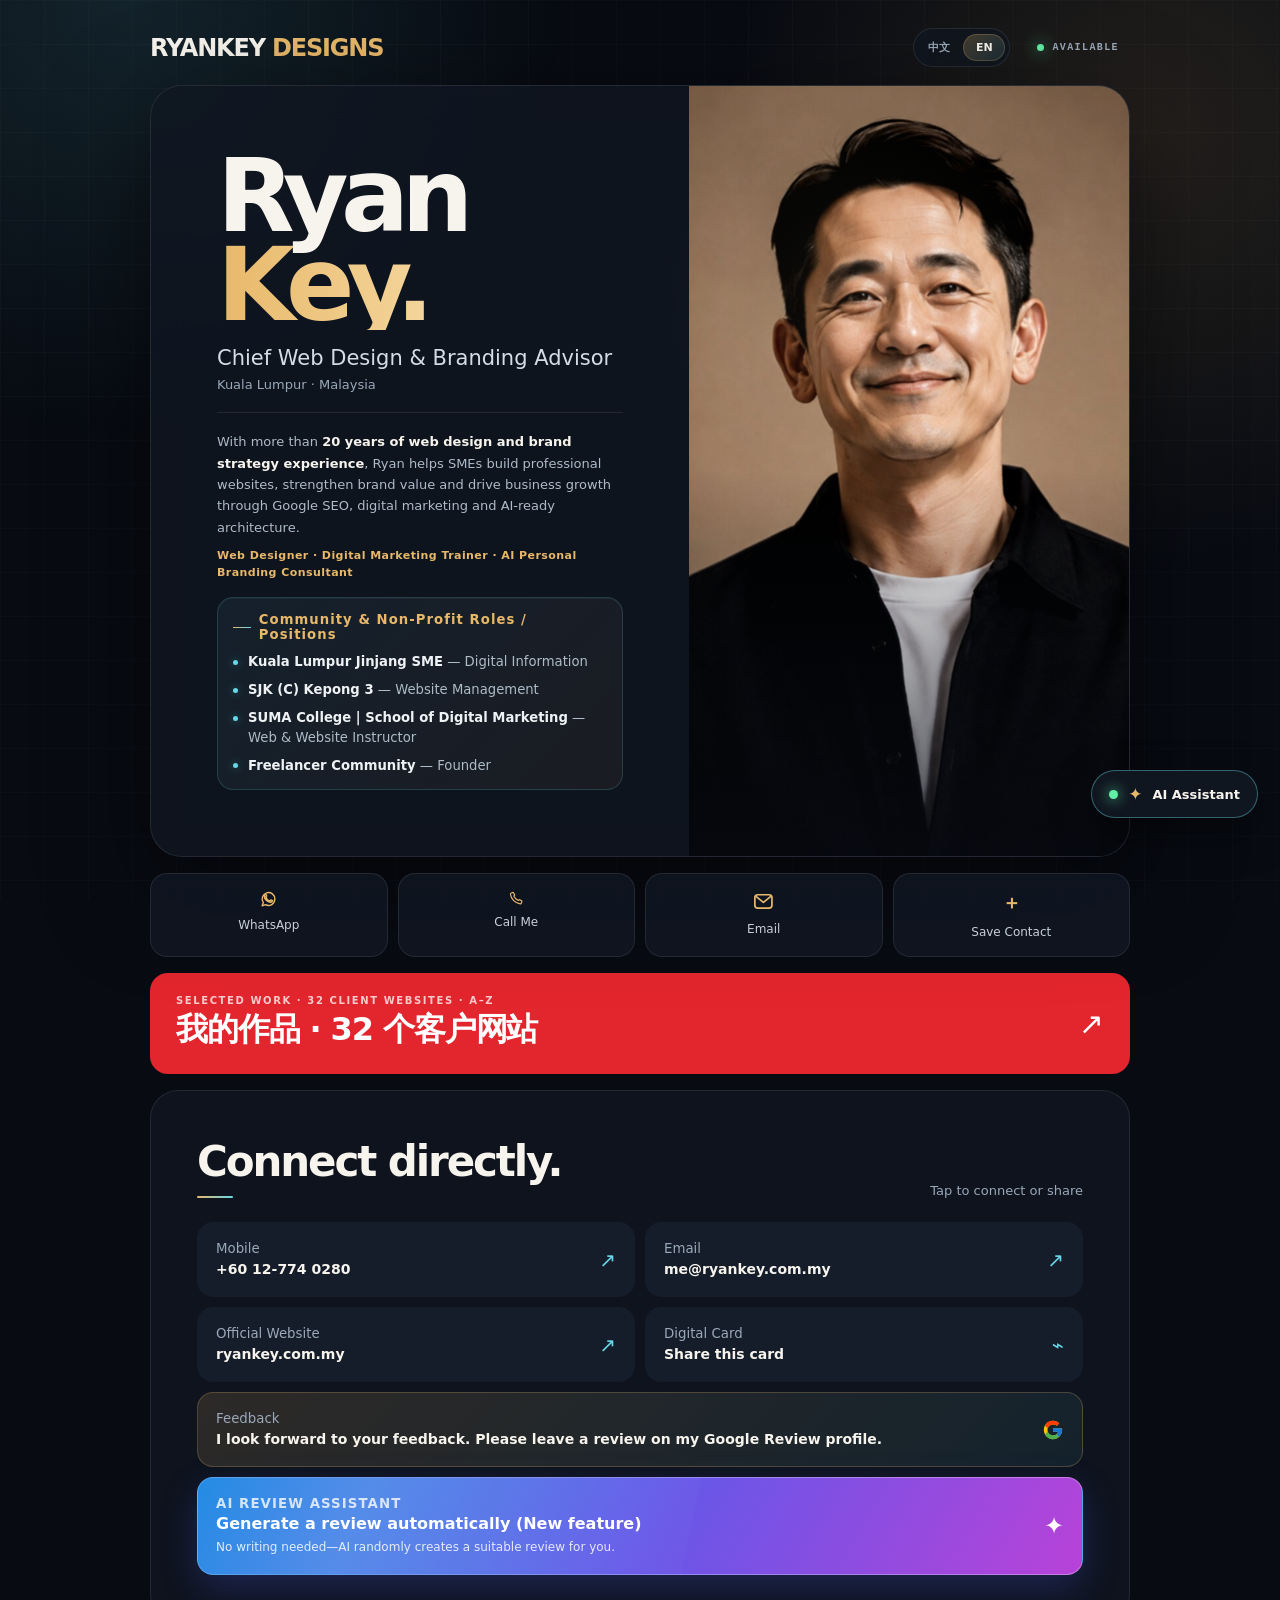
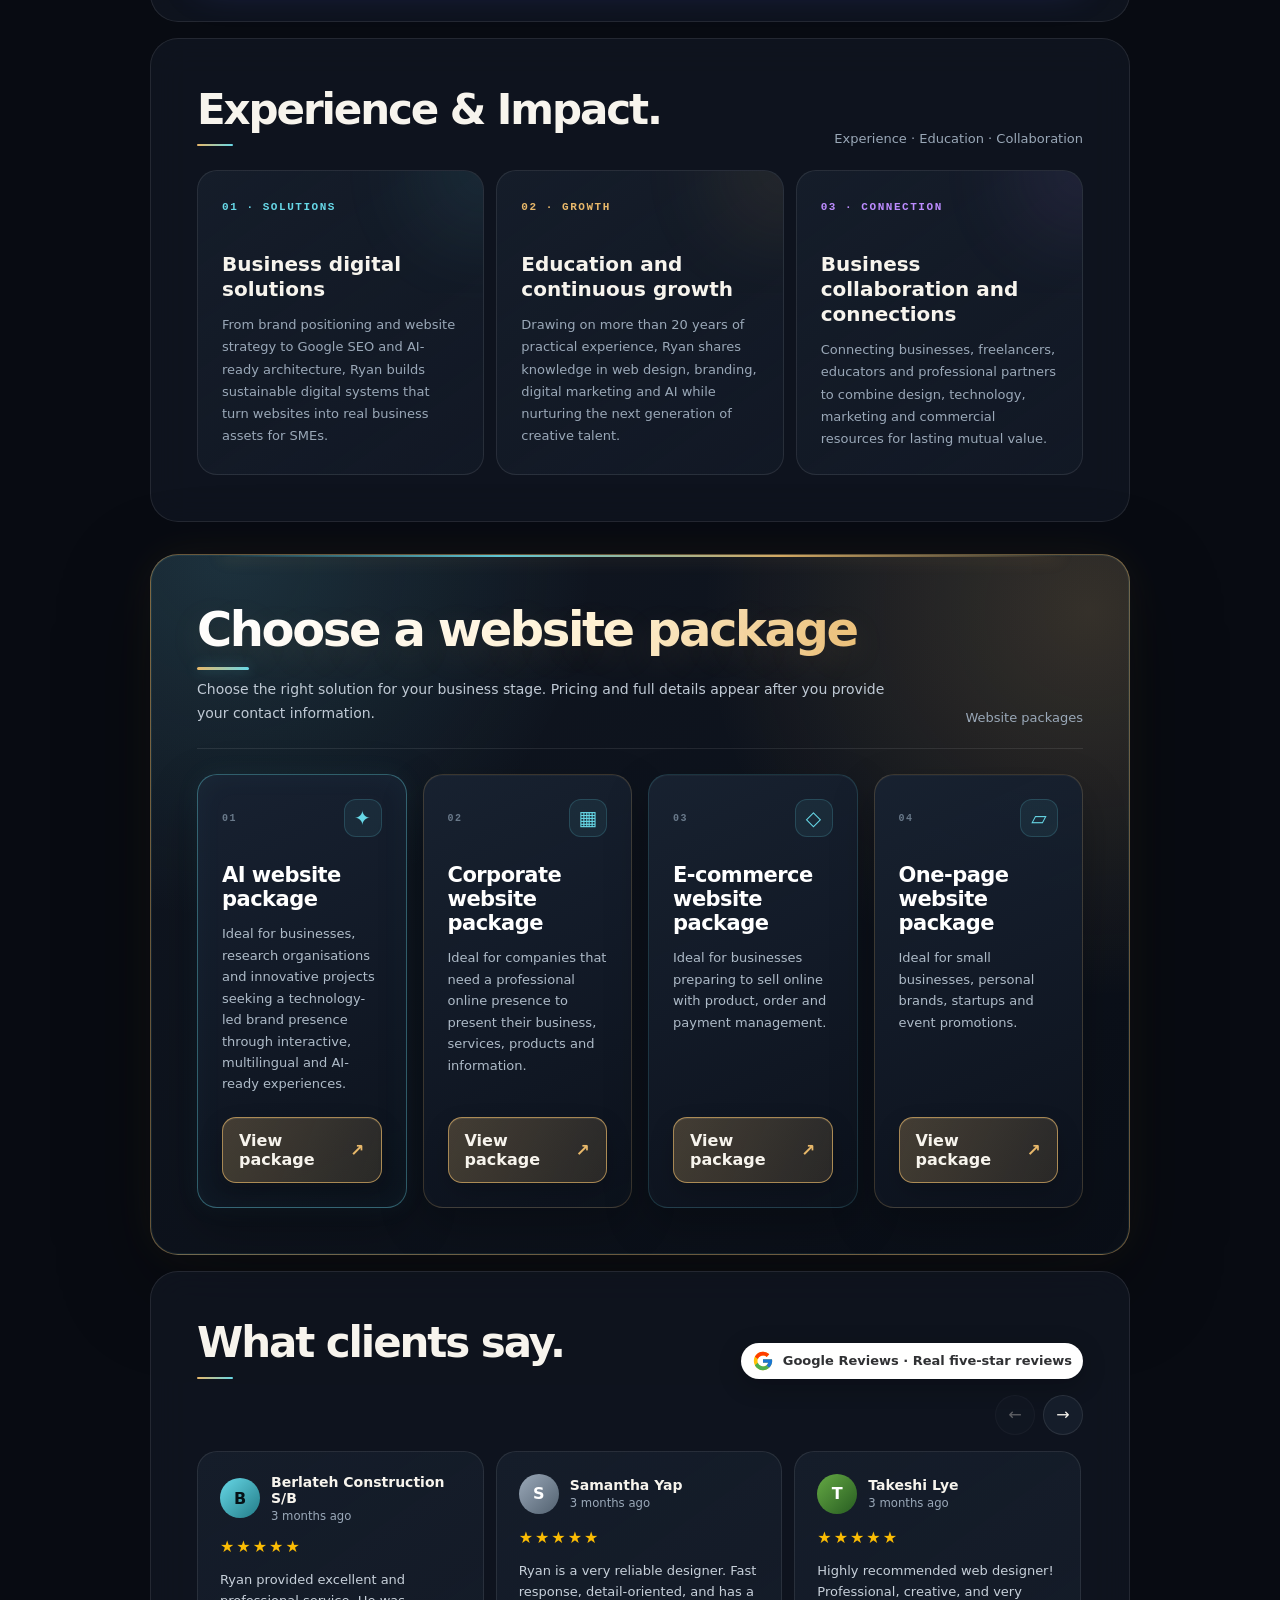
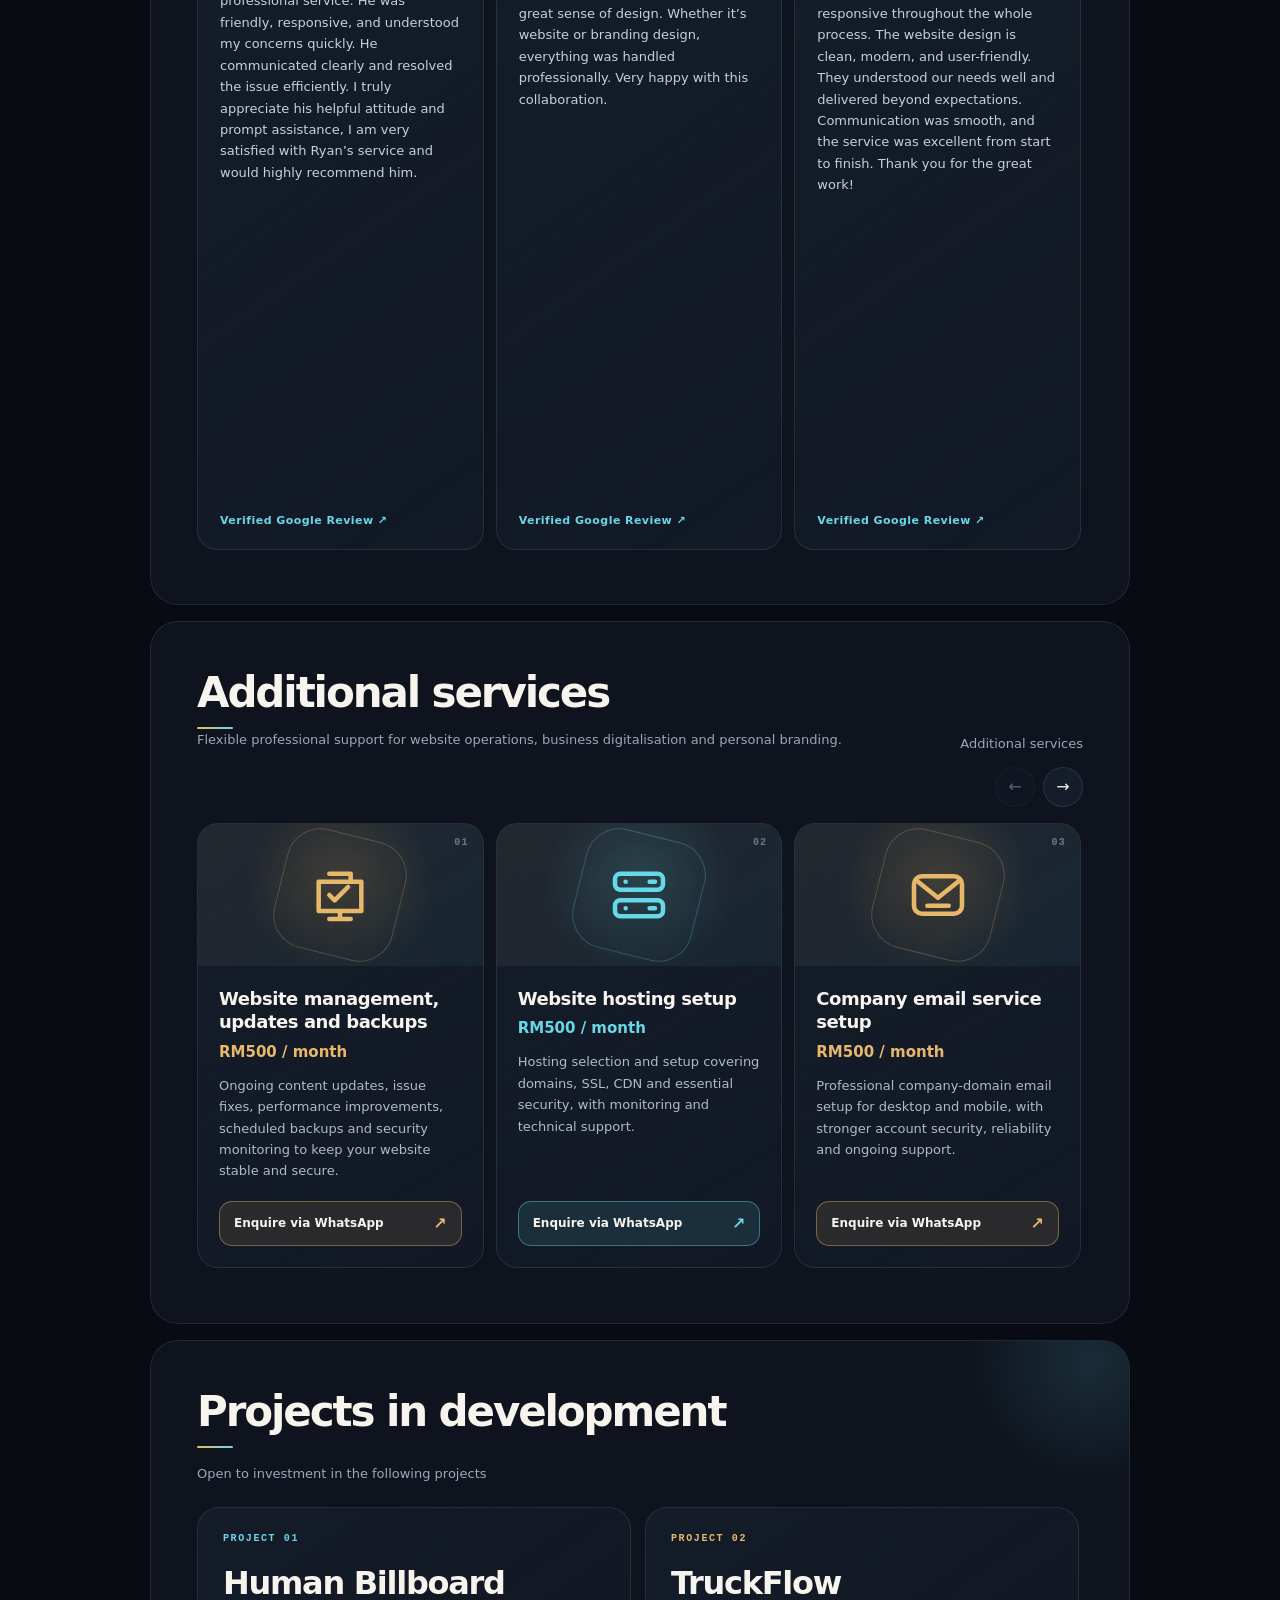
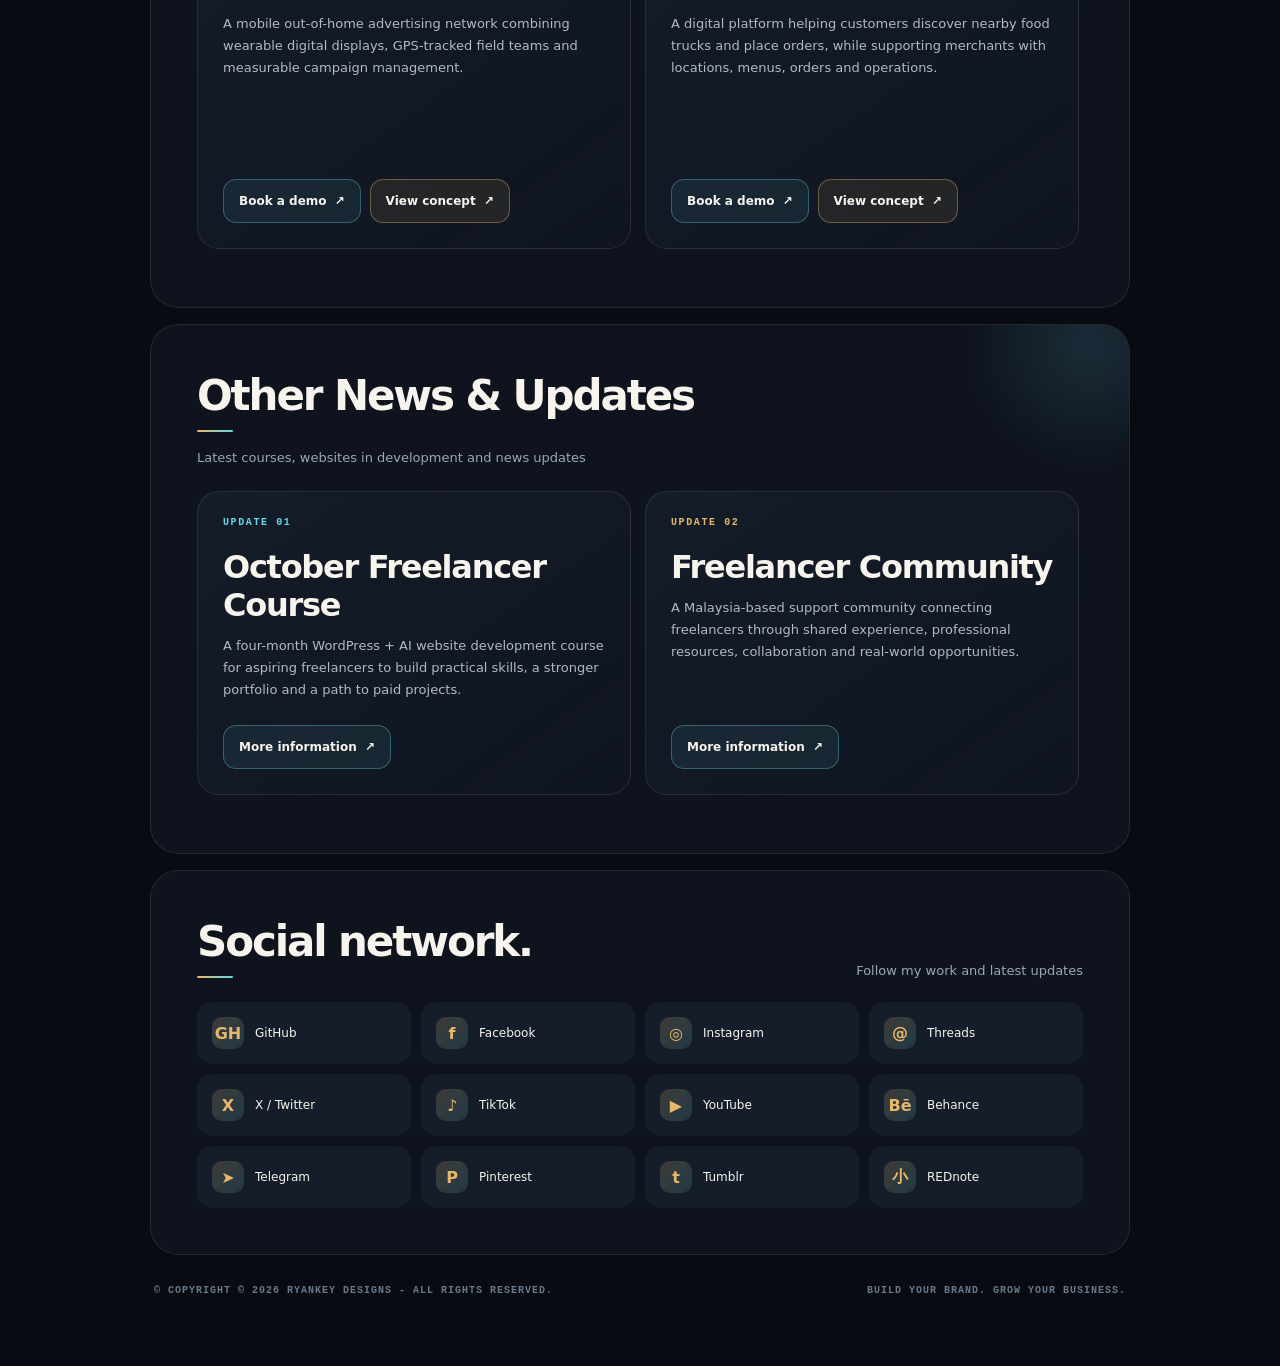
<file: index.html>
<!doctype html><html lang="zh-Hans"><head><meta charset="utf-8"><script>
(()=>{
  "use strict";
  if(location.hostname.toLowerCase()!=="ryankeydesigns.github.io")return;
  const sourcePrefix="/digime",currentPath=location.pathname;
  if(currentPath!==sourcePrefix&&!currentPath.startsWith(sourcePrefix+"/"))return;
  const targetPath=currentPath.slice(sourcePrefix.length)||"/";
  location.replace("https://ryankey.com.my"+targetPath+location.search+location.hash);
})();
</script>
<meta name="viewport" content="width=device-width,initial-scale=1,viewport-fit=cover"><meta name="theme-color" content="#080b12">
<link rel="icon" type="image/png" sizes="32x32" href="favicon-32.png">
<link rel="apple-touch-icon" sizes="180x180" href="apple-touch-icon.png">
<link rel="manifest" href="site.webmanifest">
<meta name="description" content="With more than 20 years of web design and brand strategy experience, Ryan helps SMEs build professional websites, strengthen brand value and drive business growth through Google SEO, digital marketing and AI-ready architecture.">
<link rel="canonical" href="https://ryankey.com.my/">
<link rel="alternate" type="text/markdown" href="https://ryankey.com.my/llms.txt" title="AI-readable site information">
<link rel="describedby" type="text/markdown" href="https://ryankey.com.my/llms.txt">
<link rel="service-desc" type="text/markdown" href="https://ryankey.com.my/llms.txt">
<link rel="service-doc" type="text/html" href="https://ryankey.com.my/ai-assistant.html">
<meta property="og:type" content="profile">
<meta property="og:site_name" content="RyanKey Designs">
<meta property="og:title" content="RyanKey Design - Chief Web Design & Branding Advisor">
<meta property="og:description" content="With more than 20 years of web design and brand strategy experience, Ryan helps SMEs build professional websites, strengthen brand value and drive business growth through Google SEO, digital marketing and AI-ready architecture.">
<meta property="og:url" content="https://ryankey.com.my/">
<meta property="og:image" content="https://ryankey.com.my/Digime_ryankey.jpg?v=20260816">
<meta property="og:image:secure_url" content="https://ryankey.com.my/Digime_ryankey.jpg?v=20260816">
<meta property="og:image:type" content="image/jpeg">
<meta property="og:image:width" content="1000">
<meta property="og:image:height" content="563">
<meta property="og:image:alt" content="Ryan Key — Chief Web Design & Branding Advisor · Digital Name Card">
<meta property="profile:first_name" content="Ryan">
<meta property="profile:last_name" content="Key">
<meta name="twitter:card" content="summary_large_image">
<meta name="twitter:title" content="RyanKey Design - Chief Web Design & Branding Advisor">
<meta name="twitter:description" content="With more than 20 years of web design and brand strategy experience, Ryan helps SMEs build professional websites, strengthen brand value and drive business growth through Google SEO, digital marketing and AI-ready architecture.">
<meta name="twitter:image" content="https://ryankey.com.my/Digime_ryankey.jpg?v=20260816">
<meta name="twitter:image:alt" content="Ryan Key — Chief Web Design & Branding Advisor · Digital Name Card">
<title>RyanKey Design - Chief Web Design & Branding Advisor</title>
<link rel="stylesheet" href="enhancements.css?v=12"><link rel="stylesheet" href="package-selector.css?v=4"><link rel="stylesheet" href="package-card-enhancements.css?v=4"><link rel="stylesheet" href="additional-services.css?v=1"><link rel="stylesheet" href="site-i18n.css?v=2"><script type="application/ld+json">
{
  "@context": "https://schema.org",
  "@graph": [
    {
      "@type": "Person",
      "@id": "https://ryankey.com.my/#person",
      "name": "Ryan",
      "alternateName": "Ryan Key",
      "url": "https://ryankey.com.my/",
      "image": "https://ryankey.com.my/Digime_ryankey.jpg?v=20260816",
      "jobTitle": "Chief Web Design & Branding Advisor",
      "description": "Web designer, branding advisor, digital marketing trainer and AI personal branding consultant with more than 20 years of experience.",
      "telephone": "+60127740280",
      "email": "mailto:me@ryankey.com.my",
      "address": {
        "@type": "PostalAddress",
        "addressLocality": "Kuala Lumpur",
        "addressCountry": "MY"
      },
      "knowsAbout": [
        "Website Design",
        "WordPress Development",
        "UI/UX Design",
        "Brand Strategy",
        "Google SEO",
        "Google Business",
        "Digital Marketing",
        "AI-Ready Website Architecture",
        "AI Personal Branding"
      ],
      "sameAs": [
        "https://www.facebook.com/ryankeydesigns",
        "https://www.instagram.com/ryankeydesigns/",
        "https://www.threads.net/@ryankeydesigns",
        "https://x.com/RyanKey52797190",
        "https://www.tiktok.com/@29ryankey",
        "https://www.youtube.com/@ryankey",
        "https://www.behance.net/ryankey2020",
        "https://t.me/Ryankey29",
        "https://www.tumblr.com/blog/ryankey-designs",
        "https://www.rednote.com/user/profile/6471e61c000000001001e84d"
      ],
      "worksFor": {
        "@id": "https://ryankey.com.my/#business"
      }
    },
    {
      "@type": "ProfessionalService",
      "@id": "https://ryankey.com.my/#business",
      "name": "Ryan",
      "alternateName": "RyanKey Designs",
      "url": "https://ryankey.com.my/",
      "image": "https://ryankey.com.my/Digime_ryankey.jpg?v=20260816",
      "description": "Professional website design, branding, Google SEO, Google Business, digital marketing and AI-ready website services for SMEs.",
      "telephone": "+60127740280",
      "email": "mailto:me@ryankey.com.my",
      "address": {
        "@type": "PostalAddress",
        "addressLocality": "Kuala Lumpur",
        "addressCountry": "MY"
      },
      "areaServed": {
        "@type": "Country",
        "name": "Malaysia"
      },
      "founder": {
        "@id": "https://ryankey.com.my/#person"
      },
      "hasOfferCatalog": {
        "@type": "OfferCatalog",
        "name": "Professional Digital Services",
        "itemListElement": [
          {
            "@type": "Offer",
            "itemOffered": {
              "@type": "Service",
              "name": "Website Design"
            }
          },
          {
            "@type": "Offer",
            "itemOffered": {
              "@type": "Service",
              "name": "WordPress Development"
            }
          },
          {
            "@type": "Offer",
            "itemOffered": {
              "@type": "Service",
              "name": "UI/UX Design"
            }
          },
          {
            "@type": "Offer",
            "itemOffered": {
              "@type": "Service",
              "name": "Brand Strategy"
            }
          },
          {
            "@type": "Offer",
            "itemOffered": {
              "@type": "Service",
              "name": "Google SEO"
            }
          },
          {
            "@type": "Offer",
            "itemOffered": {
              "@type": "Service",
              "name": "Google Business"
            }
          },
          {
            "@type": "Offer",
            "itemOffered": {
              "@type": "Service",
              "name": "Digital Marketing"
            }
          },
          {
            "@type": "Offer",
            "itemOffered": {
              "@type": "Service",
              "name": "AI Personal Branding"
            }
          }
        ]
      }
    },
    {
      "@type": "WebSite",
      "@id": "https://ryankey.com.my/#website",
      "url": "https://ryankey.com.my/",
      "name": "Ryan",
      "alternateName": "RyanKey Designs",
      "description": "Ryan's official website featuring professional experience, services, selected work, client reviews and contact information.",
      "inLanguage": [
        "en",
        "zh-Hans"
      ],
      "publisher": {
        "@id": "https://ryankey.com.my/#person"
      },
      "mainEntity": {
        "@id": "https://ryankey.com.my/#person"
      }
    }
  ]
}
</script>
<style>
:root{color-scheme:dark;--bg:#080b12;--panel:#111722;--panel2:#151d2a;--text:#f7f4ed;--muted:#9aa8b8;--gold:#e8b86a;--cyan:#67d8e7;--line:rgba(255,255,255,.09)}*{box-sizing:border-box}html{scroll-behavior:smooth}body{margin:0;min-height:100vh;background:var(--bg);color:var(--text);font-family:Inter,ui-sans-serif,system-ui,-apple-system,"Segoe UI",sans-serif}body:before{content:"";position:fixed;inset:0;pointer-events:none;background:radial-gradient(circle at 10% 0,rgba(103,216,231,.12),transparent 30%),radial-gradient(circle at 90% 15%,rgba(232,184,106,.12),transparent 32%),linear-gradient(rgba(255,255,255,.018) 1px,transparent 1px),linear-gradient(90deg,rgba(255,255,255,.018) 1px,transparent 1px);background-size:auto,auto,44px 44px,44px 44px}button,a{font:inherit}.shell{position:relative;width:min(100% - 28px,980px);margin:auto;padding:28px 0 70px}.topbar{display:flex;justify-content:space-between;align-items:center;margin-bottom:18px}.brand{font-weight:850;letter-spacing:-.05em}.brand i{font-style:normal;color:var(--gold)}.online{display:flex;align-items:center;gap:8px;color:var(--muted);font:650 10px ui-monospace,monospace;letter-spacing:.14em;text-transform:uppercase}.online:before{content:"";width:7px;height:7px;border-radius:50%;background:#60efa4;box-shadow:0 0 16px #60efa4}.hero{display:grid;grid-template-columns:1.1fr .9fr;min-height:450px;border:1px solid var(--line);border-radius:32px;overflow:hidden;background:rgba(17,23,34,.82);backdrop-filter:blur(20px);box-shadow:0 30px 100px rgba(0,0,0,.5)}.intro{padding:clamp(30px,6vw,66px);display:flex;flex-direction:column;justify-content:center}.eyebrow{margin:0 0 18px;color:var(--gold);font:700 11px ui-monospace,monospace;letter-spacing:.18em;text-transform:uppercase}.intro h1{margin:0;font-size:clamp(58px,9.6vw,101px);line-height:.88;letter-spacing:-.075em}.intro h1 span{display:block;color:transparent;background:linear-gradient(90deg,var(--gold),#fff0c9);background-clip:text;-webkit-background-clip:text}.identity-row{display:grid;grid-template-columns:minmax(0,.9fr) minmax(150px,1.1fr);align-items:end;gap:clamp(18px,4vw,44px)}.identity-meta{min-width:0;padding-bottom:0;transform:translateY(8px)}.title{margin:0 0 4px;color:#d4dde7;font-size:clamp(16px,2.4vw,21px);line-height:1.4;text-align:left}.location{margin:0;color:var(--muted);font-size:13px;text-align:left}html[lang^="zh"] .title{white-space:nowrap;font-size:clamp(13px,3.7vw,18px)}.hero-about{margin:20px 0 0;padding-top:18px;border-top:1px solid var(--line);color:#aebbc8;font-size:13px;line-height:1.65;max-width:510px}.hero-about strong{color:var(--text)}.hero-specialties{display:block;margin-top:10px;color:var(--gold);font-size:11px;font-weight:750;letter-spacing:.04em}.portrait{position:relative;min-height:370px;background:linear-gradient(160deg,rgba(103,216,231,.2),rgba(232,184,106,.08))}.portrait img{width:100%;height:100%;object-fit:cover;filter:saturate(.8) contrast(1.05)}.portrait:after{content:"";position:absolute;inset:0;background:linear-gradient(to top,rgba(8,11,18,.75),transparent 50%)}.actions{display:grid;grid-template-columns:repeat(4,1fr);gap:10px;margin:16px 0}.action{border:1px solid var(--line);border-radius:17px;background:rgba(17,23,34,.86);color:var(--text);text-decoration:none;padding:16px 12px;text-align:center;cursor:pointer;transition:.2s}.action:hover,.action:focus-visible{transform:translateY(-3px);border-color:rgba(232,184,106,.5);background:#17202e;outline:none}.action b{display:block;color:var(--gold);font-size:19px;margin-bottom:5px}.action:nth-child(2) b{font-size:15.32px}.action:nth-child(3) b{font-size:22.8px}.action b svg{display:block;width:1em;height:1em;margin:auto;overflow:visible}.action span{font-size:12px;color:#c7d0da}.section{margin-top:16px;padding:clamp(24px,5vw,46px);border:1px solid var(--line);border-radius:28px;background:rgba(17,23,34,.78);backdrop-filter:blur(18px)}.section-head{display:flex;justify-content:space-between;align-items:end;gap:18px;margin-bottom:24px}.section h2{margin:0;font-size:clamp(26px,5vw,42px);letter-spacing:-.05em}.section-head p{margin:0;color:var(--muted);font-size:13px}.contact-grid{display:grid;grid-template-columns:repeat(2,1fr);gap:10px}.contact{display:flex;justify-content:space-between;text-align:left;align-items:center;gap:12px;padding:18px;border-radius:16px;color:var(--text);text-decoration:none;background:var(--panel2);border:1px solid transparent;transition:.2s;cursor:pointer}.contact:hover{border-color:rgba(103,216,231,.35);transform:translateY(-2px)}.contact small{display:block;color:var(--muted);margin-bottom:3px}.contact strong{font-size:14px;word-break:break-word}.contact em{font-style:normal;color:var(--cyan);font-size:20px}.contact.review{grid-column:1/-1;background:linear-gradient(135deg,rgba(232,184,106,.14),rgba(103,216,231,.08));border-color:rgba(232,184,106,.24)}.contact.review em{color:var(--gold)}.socials{display:grid;grid-template-columns:repeat(4,1fr);gap:10px}.social{display:flex;align-items:center;gap:11px;min-height:62px;padding:14px;border-radius:15px;background:var(--panel2);border:1px solid transparent;color:var(--text);text-decoration:none;transition:.2s}.social:hover{transform:translateY(-2px);border-color:rgba(232,184,106,.4)}.badge{display:grid;place-items:center;flex:0 0 32px;height:32px;border-radius:10px;background:linear-gradient(135deg,rgba(232,184,106,.2),rgba(103,216,231,.15));color:var(--gold);font-weight:900}.social span:last-child{font-size:12px}.google-review-brand{display:inline-flex;align-items:center;gap:9px;padding:7px 11px;border-radius:999px;background:#fff;color:#303134!important;font-weight:750!important;box-shadow:0 6px 24px rgba(0,0,0,.24)}.google-logo{width:22px;height:22px;display:block;flex:0 0 auto}.review-controls{display:flex;justify-content:flex-end;gap:8px;margin:-8px 0 14px}.review-arrow{display:grid;place-items:center;width:40px;height:40px;border:1px solid var(--line);border-radius:50%;background:var(--panel2);color:var(--text);cursor:pointer;transition:.2s}.review-arrow:hover,.review-arrow:focus-visible{border-color:rgba(232,184,106,.55);color:var(--gold);transform:translateY(-2px);outline:none}.review-arrow:disabled{opacity:.35;cursor:default;transform:none}.reviews{display:grid;grid-auto-flow:column;grid-auto-columns:calc((100% - 24px)/3);gap:12px;overflow-x:auto;scroll-snap-type:x mandatory;scroll-behavior:smooth;overscroll-behavior-inline:contain;scrollbar-width:none;padding:2px 1px 8px}.reviews::-webkit-scrollbar{display:none}.review-card{scroll-snap-align:start;scroll-snap-stop:always;display:flex;flex-direction:column;min-height:280px;padding:22px;border-radius:20px;background:linear-gradient(145deg,#151d2a,rgba(21,29,42,.68));border:1px solid var(--line);transition:.25s}.review-card:hover{transform:translateY(-4px);border-color:rgba(232,184,106,.38)}.review-top{display:flex;align-items:center;gap:11px;margin-bottom:14px}.review-avatar{display:grid;place-items:center;flex:0 0 40px;height:40px;border-radius:50%;background:linear-gradient(135deg,var(--cyan),#227b87);color:#061116;font-weight:900}.review-card:nth-child(2) .review-avatar{background:linear-gradient(135deg,#9aa8b8,#526170);color:#fff}.review-card:nth-child(3) .review-avatar{background:linear-gradient(135deg,#65a944,#275c21);color:#fff}.review-card:nth-child(4) .review-avatar{background:linear-gradient(135deg,#36b69f,#075c4c);color:#fff}.review-card:nth-child(5) .review-avatar{background:linear-gradient(135deg,#8d7fc7,#473b79);color:#fff}.review-card:nth-child(6) .review-avatar{background:linear-gradient(135deg,#72aa45,#355f22);color:#fff}.review-card:nth-child(7) .review-avatar{background:linear-gradient(135deg,#d7a447,#7c5418);color:#fff}.review-card:nth-child(8) .review-avatar{background:linear-gradient(135deg,#7188d8,#39498b);color:#fff}.review-card:nth-child(9) .review-avatar{background:linear-gradient(135deg,#3d8b86,#174c49);color:#fff}.review-card:nth-child(10) .review-avatar{background:linear-gradient(135deg,#7dbf55,#3d7724);color:#fff}.review-name{font-size:14px}.review-name small{display:block;margin-top:3px;color:var(--muted);font-weight:500}.stars{color:#fbbc04;letter-spacing:2px;font-size:16px;margin-bottom:13px}.review-text{margin:0;color:#c7d0da;line-height:1.65;font-size:13px;flex:1}.review-source{margin-top:18px;color:var(--cyan);font-size:11px;text-decoration:none;font-weight:750;letter-spacing:.04em}.review-source:hover{color:var(--gold)}.client-controls{display:flex;justify-content:flex-end;gap:8px;margin:-8px 0 14px}.client-arrow{display:grid;place-items:center;width:40px;height:40px;border:1px solid var(--line);border-radius:50%;background:var(--panel2);color:var(--text);cursor:pointer;transition:.2s}.client-arrow:hover,.client-arrow:focus-visible{border-color:rgba(103,216,231,.5);color:var(--cyan);transform:translateY(-2px);outline:none}.client-arrow:disabled{opacity:.35;cursor:default;transform:none}.clients-slider{display:grid;grid-auto-flow:column;grid-auto-columns:calc((100% - 24px)/3);gap:12px;overflow-x:auto;scroll-snap-type:x mandatory;scroll-behavior:smooth;overscroll-behavior-inline:contain;scrollbar-width:none;padding:2px 1px 8px}.clients-slider::-webkit-scrollbar{display:none}.client-card{scroll-snap-align:start;scroll-snap-stop:always;display:flex;flex-direction:column;min-height:320px;border:1px solid var(--line);border-radius:20px;overflow:hidden;background:linear-gradient(145deg,#151d2a,rgba(21,29,42,.66));color:var(--text);text-decoration:none;transition:.3s}.client-card:hover,.client-card:focus-visible{transform:translateY(-4px);border-color:rgba(103,216,231,.38);outline:none}.client-visual{position:relative;display:grid;place-items:center;height:128px;background:radial-gradient(circle at 50% 30%,rgba(103,216,231,.18),transparent 55%),linear-gradient(135deg,rgba(232,184,106,.08),rgba(103,216,231,.06))}.client-visual img{position:relative;z-index:1;width:72px;height:72px;object-fit:contain;border-radius:16px;background:#fff;padding:8px;box-shadow:0 12px 30px rgba(0,0,0,.28)}.client-initial{position:absolute;display:grid;place-items:center;width:72px;height:72px;border-radius:16px;background:linear-gradient(135deg,var(--gold),var(--cyan));color:#071019;font-size:28px;font-weight:900}.client-index{position:absolute;top:13px;right:14px;color:rgba(255,255,255,.36);font:700 10px ui-monospace,monospace;letter-spacing:.12em}.client-copy{display:flex;flex:1;flex-direction:column;padding:20px}.client-copy h3{margin:0 0 10px;font-size:18px;line-height:1.25;letter-spacing:-.02em}.client-copy p{margin:0;color:#aebbc8;font-size:13px;line-height:1.6;flex:1}.client-visit{margin-top:18px;color:var(--gold);font-size:11px;font-weight:750;letter-spacing:.04em}.client-visit b{color:var(--cyan);font-size:15px}.about{color:#bbc7d3;line-height:1.75;font-size:15px;max-width:770px}.about strong{color:var(--text)}footer{padding:30px 4px 0;display:flex;justify-content:space-between;color:#69798a;font:600 10px ui-monospace,monospace;letter-spacing:.1em;text-transform:uppercase}.toast{position:fixed;left:50%;bottom:24px;z-index:5;transform:translate(-50%,25px);padding:12px 17px;border-radius:999px;background:#f4e5c6;color:#17120b;font-size:12px;font-weight:750;opacity:0;pointer-events:none;transition:.25s}.toast.show{opacity:1;transform:translate(-50%,0)}@media(max-width:900px) and (min-width:721px){.reviews,.clients-slider{grid-auto-columns:calc((100% - 12px)/2)}}@media(min-width:721px){.identity-row{display:block}.identity-meta{margin-top:14px;padding-bottom:0;transform:none}.title{margin-bottom:4px}.location{margin:0}}@media(max-width:720px){.reviews,.clients-slider{grid-auto-columns:88%}.client-card{min-height:300px}.review-card{min-height:auto}.review-controls{margin-top:0}.shell{width:min(100% - 20px,540px);padding-top:18px}.hero{grid-template-columns:1fr}.intro{padding:40px 28px}.portrait{min-height:300px;order:-1}.portrait img{position:absolute}.actions{grid-template-columns:repeat(2,1fr)}.contact-grid{grid-template-columns:1fr}.socials{grid-template-columns:repeat(2,1fr)}.section-head{align-items:start;flex-direction:column}.section{padding:28px 20px}footer{gap:8px;flex-direction:column}}@media(prefers-reduced-motion:reduce){*{scroll-behavior:auto!important;transition:none!important}}
.ai-entry{position:fixed;right:22px;bottom:82px;z-index:1100;display:inline-flex;align-items:center;gap:10px;min-height:48px;padding:12px 17px;border:1px solid rgba(103,216,231,.4);border-radius:999px;background:rgba(17,23,34,.96);color:var(--text);text-decoration:none;font-size:13px;font-weight:800;box-shadow:0 16px 44px rgba(0,0,0,.42);backdrop-filter:blur(16px);transition:transform .2s,border-color .2s,box-shadow .2s}.ai-entry:hover,.ai-entry:focus-visible{transform:translateY(-3px);border-color:var(--cyan);box-shadow:0 18px 48px rgba(0,0,0,.5),0 0 24px rgba(103,216,231,.12);outline:none}.ai-entry__dot{width:9px;height:9px;border-radius:50%;background:#60efa4;box-shadow:0 0 14px #60efa4}.ai-entry__icon{color:var(--gold);font-size:17px}.ai-entry__en{display:none}html[lang^="en"] .ai-entry__zh{display:none}html[lang^="en"] .ai-entry__en{display:inline}@media(max-width:520px){.ai-entry{right:14px;bottom:calc(96px + env(safe-area-inset-bottom,0px));min-height:46px;padding:11px 15px}}</style><style>
.development-projects{position:relative;overflow:hidden}
.development-projects:before{content:"";position:absolute;right:-90px;top:-110px;width:260px;height:260px;border-radius:50%;background:radial-gradient(circle,rgba(103,216,231,.13),transparent 68%);pointer-events:none}
.development-projects .section-head{position:relative;z-index:1;flex-direction:column;align-items:flex-start;justify-content:flex-start;gap:18px}
.development-projects .section-head p{width:100%;text-align:left}
.dev-project-grid{position:relative;z-index:1;display:grid;grid-auto-flow:column;grid-auto-columns:calc((100% - 14px)/2);grid-template-columns:none;gap:14px;overflow-x:auto;overscroll-behavior-inline:contain;scroll-snap-type:inline mandatory;scroll-behavior:smooth;padding:2px 2px 12px;scrollbar-width:thin;scrollbar-color:rgba(103,216,231,.45) rgba(255,255,255,.06)}
.dev-project-grid::-webkit-scrollbar{height:7px}
.dev-project-grid::-webkit-scrollbar-track{background:rgba(255,255,255,.06);border-radius:999px}
.dev-project-grid::-webkit-scrollbar-thumb{background:linear-gradient(90deg,var(--cyan),var(--gold));border-radius:999px}
.dev-project-card{position:relative;display:flex;flex-direction:column;min-height:280px;padding:25px;border:1px solid var(--line);border-radius:22px;background:linear-gradient(145deg,rgba(21,29,42,.96),rgba(17,23,34,.72));scroll-snap-align:start;transition:transform .3s ease,border-color .3s ease,box-shadow .3s ease}
.dev-project-card:hover,.dev-project-card:focus-within{transform:translateY(-5px);border-color:rgba(103,216,231,.42);box-shadow:0 20px 55px rgba(0,0,0,.28)}
.dev-project-card:nth-child(even):hover,.dev-project-card:nth-child(even):focus-within{border-color:rgba(232,184,106,.48)}
.dev-project-number{color:var(--cyan);font:750 10px ui-monospace,monospace;letter-spacing:.16em}
.dev-project-card:nth-child(even) .dev-project-number{color:var(--gold)}
.dev-project-card h3{margin:20px 0 11px;font-size:clamp(23px,3.5vw,32px);letter-spacing:-.04em}\n.other-updates .dev-project-status{display:inline-block;margin-left:.18em;font-size:.7em;font-weight:800;line-height:1;letter-spacing:-.02em;vertical-align:baseline;white-space:nowrap}
.dev-project-card p{flex:1;margin:0;color:#aebbc8;font-size:13px;line-height:1.7}
.dev-project-actions{display:flex;flex-wrap:wrap;gap:9px;margin-top:24px}
.dev-project-button{display:inline-flex;align-items:center;justify-content:center;gap:8px;min-height:44px;padding:11px 15px;border:1px solid rgba(103,216,231,.34);border-radius:13px;color:var(--text);background:rgba(103,216,231,.08);text-decoration:none;font-size:12px;font-weight:800;transition:.2s}
.dev-project-button:hover,.dev-project-button:focus-visible{transform:translateY(-2px);color:#071019;background:var(--cyan);outline:none}
.dev-project-button--concept{border-color:rgba(232,184,106,.38);background:rgba(232,184,106,.09)}
.dev-project-button--concept:hover,.dev-project-button--concept:focus-visible{background:var(--gold)}
@media(max-width:720px){.dev-project-grid{grid-auto-columns:88%}.dev-project-card{min-height:250px;padding:22px}.dev-project-actions{display:grid;grid-template-columns:repeat(2,minmax(0,1fr))}.dev-project-card--concept-only .dev-project-actions{grid-template-columns:1fr}.dev-project-button{padding:10px 8px}}
</style><style>
.dev-demo-button{cursor:pointer}
.demo-booking-modal[hidden]{display:none}
.demo-booking-modal{position:fixed;inset:0;z-index:3000;display:grid;place-items:center;padding:20px;background:rgba(4,7,12,.78);backdrop-filter:blur(14px)}
.demo-booking-dialog{position:relative;width:min(100%,700px);max-height:min(88dvh,820px);overflow-y:auto;padding:clamp(24px,5vw,42px);border:1px solid rgba(103,216,231,.3);border-radius:26px;background:linear-gradient(145deg,#151d2a,#0e151f);box-shadow:0 30px 100px rgba(0,0,0,.65)}
.demo-booking-close{position:absolute;top:14px;right:14px;display:grid;place-items:center;width:40px;height:40px;border:1px solid var(--line);border-radius:50%;background:#111722;color:var(--text);font-size:22px;cursor:pointer}
.demo-booking-dialog h2{margin:0 48px 6px 0;font-size:clamp(26px,5vw,38px);letter-spacing:-.04em}
.demo-booking-project{display:block;margin:4px 0 24px;color:var(--gold);font-size:15px;font-weight:800}
.demo-booking-grid{display:grid;grid-template-columns:repeat(2,minmax(0,1fr));gap:15px}
.demo-field{display:grid;gap:7px}
.demo-field--wide{grid-column:1/-1}
.demo-field label{color:#d7e0e8;font-size:12px;font-weight:750}
.demo-field input{width:100%;min-height:48px;border:1px solid rgba(255,255,255,.13);border-radius:13px;padding:11px 13px;background:#182231;color:#fff;outline:none}
.demo-field input:focus{border-color:var(--cyan);box-shadow:0 0 0 3px rgba(103,216,231,.1)}
.demo-consent{display:flex;align-items:flex-start;gap:10px;margin:18px 0;color:var(--muted);font-size:12px;line-height:1.55}
.demo-consent input{margin-top:3px;accent-color:var(--gold)}
.demo-form-error{min-height:18px;margin:0 0 10px;color:#ffaea4;font-size:12px}
.demo-booking-actions{display:flex;justify-content:flex-end;gap:10px}
.demo-cancel,.demo-submit{min-height:46px;border-radius:13px;padding:11px 17px;font-weight:850;cursor:pointer}
.demo-cancel{border:1px solid var(--line);background:transparent;color:var(--text)}
.demo-submit{border:0;background:var(--gold);color:#15191f}
body.demo-modal-open{overflow:hidden}
@media(max-width:620px){.demo-booking-modal{padding:10px}.demo-booking-dialog{max-height:92dvh;padding:24px 18px;border-radius:21px}.demo-booking-grid{grid-template-columns:1fr}.demo-field--wide{grid-column:auto}.demo-booking-actions{display:grid;grid-template-columns:1fr}.demo-submit{grid-row:1}.demo-cancel{grid-row:2}}
</style><style>
.portfolio-cta{display:grid;grid-template-columns:minmax(0,1fr) auto;grid-template-areas:"meta arrow" "title arrow";align-items:center;gap:2px 20px;margin:16px 0;padding:22px 26px;border-radius:18px;background:#e3262e;color:#fff;text-decoration:none;transition:transform .2s ease,background .2s ease}
.portfolio-cta span{grid-area:meta;font-size:10px;font-weight:800;letter-spacing:.16em;opacity:.76}
.portfolio-cta strong{grid-area:title;font-size:clamp(20px,3.2vw,32px);letter-spacing:-.035em}
.portfolio-cta em{grid-area:arrow;font-style:normal;font-size:30px;transition:transform .2s ease}
.portfolio-cta:hover,.portfolio-cta:focus-visible{background:#ff3039;transform:translateY(-2px);outline:none}
.portfolio-cta:hover em,.portfolio-cta:focus-visible em{transform:translate(3px,-3px)}
@media(max-width:600px){.portfolio-cta{padding:19px 20px;border-radius:15px}.portfolio-cta strong{font-size:22px}}
</style></head><body class="is-loading"><div class="site-loader" id="siteLoader" role="status" aria-live="polite" aria-label="RyanKey Designs website is loading"><div class="site-loader-inner"><p class="site-loader-brand">RYANKEY <span>DESIGNS</span></p><p class="site-loader-location">KUALA LUMPUR</p><div class="site-loader-line" aria-hidden="true"></div></div></div><main class="shell">
<nav class="topbar" aria-label="Brand"><div class="brand">RYANKEY <i>DESIGNS</i></div><a class="online" href="https://wa.me/60127740280" target="_blank" rel="noopener" aria-label="通过 WhatsApp 联系 Ryan / Contact Ryan on WhatsApp">Available</a></nav>
<section class="hero"><div class="intro"><div class="identity-row"><h1>Ryan <span>Key.</span></h1><div class="identity-meta"><p class="title">Chief Web Design & Branding Advisor</p><p class="location">Kuala Lumpur · Malaysia</p></div></div><p class="hero-about">拥有超过 <strong>20 年网页设计与品牌策略经验</strong>，协助中小型企业建立专业网站、提升品牌价值，并结合 Google SEO、数码营销及 AI Ready 架构推动业务成长。<span class="hero-specialties">Web Designer · Digital Marketing Trainer · AI Personal Branding Consultant</span></p><aside class="hero-roles" aria-labelledby="heroRolesTitle"><h2 class="hero-roles__title" id="heroRolesTitle">社团和公益头衔／职位</h2><ul class="hero-roles__list"><li><strong>吉隆坡增光中小型工商业联合会</strong> — 数码资讯</li><li><strong>城市园甲洞华小（三）校</strong> — 网站管理与更新</li><li><strong>SUMA 数码营销学院</strong> — 网络与网站指导老师</li><li><strong>自由业者互助社群</strong> — 创办人</li></ul></aside></div><div class="portrait"><img id="heroPortrait" src="ryankey-profile.jpg?v=2" alt="Ryan Key" width="900" height="1200" decoding="async" fetchpriority="high"></div></section>
<section class="actions" aria-label="Quick actions"><a class="action" href="https://wa.me/60127740280" target="_blank" rel="noopener"><b><svg viewBox="0 0 24 24" aria-hidden="true" focusable="false" fill="none" stroke="currentColor" stroke-width="1.8" stroke-linecap="round" stroke-linejoin="round"><path d="M20 11.5a8 8 0 0 1-11.8 7L4 20l1.5-4.1A8 8 0 1 1 20 11.5Z"/><path d="M9 8.5c.4 3 2 4.7 5 5.2l1-1.2 2 .9c-.2 1.4-1 2.1-2.4 2.1-4.2-.2-7.7-3.7-8-7.8 0-1.3.8-2.1 2.1-2.3l1 2-1.2 1.1Z"/></svg></b><span>WhatsApp</span></a><a class="action" href="tel:+60127740280"><b><svg viewBox="0 0 24 24" aria-hidden="true" focusable="false" fill="none" stroke="currentColor" stroke-width="1.8" stroke-linecap="round" stroke-linejoin="round"><path d="M6.7 3.8 9 7.7 7.5 9.5a14.5 14.5 0 0 0 7 7l1.8-1.5 3.9 2.3-.8 3.2c-.2.8-1 1.4-1.9 1.3C9.7 20.7 3.3 14.3 2.2 6.5c-.1-.9.5-1.7 1.3-1.9l3.2-.8Z"/></svg></b><span>Call Me</span></a><a class="action" href="mailto:me@ryankey.com.my"><b><svg viewBox="0 0 24 24" aria-hidden="true" focusable="false" fill="none" stroke="currentColor" stroke-width="1.8" stroke-linecap="round" stroke-linejoin="round"><rect x="3" y="5" width="18" height="14" rx="3"/><path d="m4.5 7 7.5 6 7.5-6"/></svg></b><span>Email</span></a><button class="action" id="saveContact" type="button"><b>＋</b><span>Save Contact</span></button></section>
<a class="portfolio-cta" href="works.html" aria-label="查看我的作品"><span>SELECTED WORK · 32 CLIENT WEBSITES · A–Z</span><strong>我的作品 · 32 个客户网站</strong><em aria-hidden="true">↗</em></a>
<section class="section"><div class="section-head"><h2>Connect directly.</h2><p>轻触即可联络或分享</p></div><div class="contact-grid"><a class="contact" href="tel:+60127740280"><span><small>Mobile</small><strong>+60 12-774 0280</strong></span><em>↗</em></a><a class="contact" href="mailto:me@ryankey.com.my"><span><small>Email</small><strong>me@ryankey.com.my</strong></span><em>↗</em></a><a class="contact" href="https://ryankey.com.my/" target="_blank" rel="noopener"><span><small>Official Website</small><strong>ryankey.com.my</strong></span><em>↗</em></a><button class="contact" id="shareCard" type="button"><span><small>Digital Card</small><strong>Share this card</strong></span><em>⌁</em></button><a class="contact review" href="https://g.page/r/CS7VcVHp9qnpEAE/review" target="_blank" rel="noopener"><span><small>Feedback</small><strong>I look forward to your feedback. Please leave a review on my Google Review profile.</strong></span><em><svg class="google-logo" viewBox="0 0 48 48" role="img" aria-label="Google Review"><path fill="#FFC107" d="M43.611 20.083H42V20H24v8h11.303C33.65 32.657 29.225 36 24 36c-6.627 0-12-5.373-12-12s5.373-12 12-12c3.059 0 5.842 1.154 7.961 3.039l5.657-5.657C34.046 6.053 29.268 4 24 4 12.955 4 4 12.955 4 24s8.955 20 20 20 20-8.955 20-20c0-1.341-.138-2.65-.389-3.917z"/><path fill="#FF3D00" d="M6.306 14.691l6.571 4.819C14.655 15.108 18.961 12 24 12c3.059 0 5.842 1.154 7.961 3.039l5.657-5.657C34.046 6.053 29.268 4 24 4c-7.682 0-14.344 4.337-17.694 10.691z"/><path fill="#4CAF50" d="M24 44c5.166 0 9.86-1.977 13.409-5.192l-6.19-5.238C29.211 35.091 26.715 36 24 36c-5.204 0-9.616-3.317-11.283-7.946l-6.522 5.025C9.505 39.556 16.227 44 24 44z"/><path fill="#1976D2" d="M43.611 20.083H42V20H24v8h11.303a12.04 12.04 0 0 1-4.087 5.571l.003-.002 6.19 5.238C36.971 39.205 44 34 44 24c0-1.341-.138-2.65-.389-3.917z"/></svg></em></a><a class="contact review-generator" href="https://google-review.ryankey.com.my/r/ryankey-review" target="_blank" rel="noopener"><span><small>AI Review Assistant</small><strong>Generate a review automatically (New feature)</strong><span class="contact-note">No writing needed—AI randomly creates a suitable review for you.</span></span><em aria-hidden="true">✦</em></a></div></section>
<section class="section social-section"><div class="section-head"><h2>Social network.</h2><p>关注我的作品与最新动态</p></div><div class="socials">
<a class="social" href="https://github.com/ryankeydesigns" target="_blank" rel="noopener"><span class="badge">GH</span><span>GitHub</span></a><a class="social" href="https://www.facebook.com/ryankeydesigns" target="_blank" rel="noopener"><span class="badge">f</span><span>Facebook</span></a><a class="social" href="https://www.instagram.com/ryankeydesigns/" target="_blank" rel="noopener"><span class="badge">◎</span><span>Instagram</span></a><a class="social" href="https://www.threads.net/@ryankeydesigns" target="_blank" rel="noopener"><span class="badge">@</span><span>Threads</span></a><a class="social" href="https://x.com/RyanKey52797190" target="_blank" rel="noopener"><span class="badge">X</span><span>X / Twitter</span></a><a class="social" href="https://www.tiktok.com/@29ryankey" target="_blank" rel="noopener"><span class="badge">♪</span><span>TikTok</span></a><a class="social" href="https://www.youtube.com/@ryankey" target="_blank" rel="noopener"><span class="badge">▶</span><span>YouTube</span></a><a class="social" href="https://www.behance.net/ryankey2020" target="_blank" rel="noopener"><span class="badge">Bē</span><span>Behance</span></a><a class="social" href="https://t.me/Ryankey29" target="_blank" rel="noopener"><span class="badge">➤</span><span>Telegram</span></a><a class="social" href="https://www.pinterest.com/ryankeydesigns/" target="_blank" rel="noopener"><span class="badge">P</span><span>Pinterest</span></a><a class="social" href="https://www.tumblr.com/blog/ryankey-designs" target="_blank" rel="noopener" aria-label="Visit RyanKey Designs on Tumblr"><span class="badge">t</span><span>Tumblr</span></a><a class="social" href="https://www.rednote.com/user/profile/6471e61c000000001001e84d" target="_blank" rel="noopener" aria-label="Visit RyanKey Designs on REDnote"><span class="badge">小</span><span>REDnote</span></a>
</div></section>
<section class="section reviews-section"><div class="section-head"><h2>What clients say.</h2><p class="google-review-brand"><svg class="google-logo" viewBox="0 0 48 48" role="img" aria-label="Google"><path fill="#FFC107" d="M43.611 20.083H42V20H24v8h11.303C33.65 32.657 29.225 36 24 36c-6.627 0-12-5.373-12-12s5.373-12 12-12c3.059 0 5.842 1.154 7.961 3.039l5.657-5.657C34.046 6.053 29.268 4 24 4 12.955 4 4 12.955 4 24s8.955 20 20 20 20-8.955 20-20c0-1.341-.138-2.65-.389-3.917z"/><path fill="#FF3D00" d="M6.306 14.691l6.571 4.819C14.655 15.108 18.961 12 24 12c3.059 0 5.842 1.154 7.961 3.039l5.657-5.657C34.046 6.053 29.268 4 24 4c-7.682 0-14.344 4.337-17.694 10.691z"/><path fill="#4CAF50" d="M24 44c5.166 0 9.86-1.977 13.409-5.192l-6.19-5.238C29.211 35.091 26.715 36 24 36c-5.204 0-9.616-3.317-11.283-7.946l-6.522 5.025C9.505 39.556 16.227 44 24 44z"/><path fill="#1976D2" d="M43.611 20.083H42V20H24v8h11.303a12.04 12.04 0 0 1-4.087 5.571l.003-.002 6.19 5.238C36.971 39.205 44 34 44 24c0-1.341-.138-2.65-.389-3.917z"/></svg><span>Google Reviews · 真实五星评价</span></p></div><div class="review-controls" aria-label="Review navigation"><button class="review-arrow" id="reviewPrev" type="button" aria-label="Previous reviews">←</button><button class="review-arrow" id="reviewNext" type="button" aria-label="Next reviews">→</button></div><div class="reviews" id="reviewsSlider" tabindex="0" aria-label="Google reviews slider">
<article class="review-card"><div class="review-top"><span class="review-avatar" aria-hidden="true">B</span><strong class="review-name">Berlateh Construction S/B<small>3 个月前</small></strong></div><div class="stars" aria-label="5 out of 5 stars">★★★★★</div><p class="review-text">Ryan provided excellent and professional service. He was friendly, responsive, and understood my concerns quickly. He communicated clearly and resolved the issue efficiently. I truly appreciate his helpful attitude and prompt assistance, I am very satisfied with Ryan’s service and would highly recommend him.</p><a class="review-source" href="https://www.google.com/maps/place/Ryankey+Designs/data=!4m2!3m1!1s0x0:0xe9a9f6e95171d52e?sa=X&ved=1t:2428&ictx=111" target="_blank" rel="noopener">Verified Google Review ↗</a></article>
<article class="review-card"><div class="review-top"><span class="review-avatar" aria-hidden="true">S</span><strong class="review-name">Samantha Yap<small>3 个月前</small></strong></div><div class="stars" aria-label="5 out of 5 stars">★★★★★</div><p class="review-text">Ryan is a very reliable designer. Fast response, detail-oriented, and has a great sense of design. Whether it’s website or branding design, everything was handled professionally. Very happy with this collaboration.</p><a class="review-source" href="https://www.google.com/maps/place/Ryankey+Designs/data=!4m2!3m1!1s0x0:0xe9a9f6e95171d52e?sa=X&ved=1t:2428&ictx=111" target="_blank" rel="noopener">Verified Google Review ↗</a></article>
<article class="review-card"><div class="review-top"><span class="review-avatar" aria-hidden="true">T</span><strong class="review-name">Takeshi Lye<small>3 个月前</small></strong></div><div class="stars" aria-label="5 out of 5 stars">★★★★★</div><p class="review-text">Highly recommended web designer! Professional, creative, and very responsive throughout the whole process. The website design is clean, modern, and user-friendly. They understood our needs well and delivered beyond expectations. Communication was smooth, and the service was excellent from start to finish. Thank you for the great work!</p><a class="review-source" href="https://www.google.com/maps/place/Ryankey+Designs/data=!4m2!3m1!1s0x0:0xe9a9f6e95171d52e?sa=X&ved=1t:2428&ictx=111" target="_blank" rel="noopener">Verified Google Review ↗</a></article>
<article class="review-card"><div class="review-top"><span class="review-avatar" aria-hidden="true">S</span><strong class="review-name">Sifu Wong<small>3 个月前</small></strong></div><div class="stars" aria-label="5 out of 5 stars">★★★★★</div><p class="review-text">Ryankey Designs always over deliver in term of their product and services. I have been using their services for the past few years without complain. They will suggest the best solution for your web design needs.</p><a class="review-source" href="https://www.google.com/maps/place/Ryankey+Designs/data=!4m2!3m1!1s0x0:0xe9a9f6e95171d52e?sa=X&ved=1t:2428&ictx=111" target="_blank" rel="noopener">Verified Google Review ↗</a></article>
<article class="review-card"><div class="review-top"><span class="review-avatar" aria-hidden="true">J</span><strong class="review-name">Jared Low<small>3 个月前</small></strong></div><div class="stars" aria-label="5 out of 5 stars">★★★★★</div><p class="review-text">Ryan is a very nice and knowledgeable lecturer. I with with him at SUMA College he always well taught our students</p><a class="review-source" href="https://www.google.com/maps/place/Ryankey+Designs/data=!4m2!3m1!1s0x0:0xe9a9f6e95171d52e?sa=X&ved=1t:2428&ictx=111" target="_blank" rel="noopener">Verified Google Review ↗</a></article>
<article class="review-card"><div class="review-top"><span class="review-avatar" aria-hidden="true">M</span><strong class="review-name">Mindie Sai<small>2 个月前</small></strong></div><div class="stars" aria-label="5 out of 5 stars">★★★★★</div><p class="review-text">Ryan is someone who is very patient, responsible and committed to his work. I have engaged him for my business art work since years ago, he is always attentive to customer's needs.</p><a class="review-source" href="https://www.google.com/maps/place/Ryankey+Designs/data=!4m2!3m1!1s0x0:0xe9a9f6e95171d52e?sa=X&ved=1t:2428&ictx=111" target="_blank" rel="noopener">Verified Google Review ↗</a></article>
<article class="review-card"><div class="review-top"><span class="review-avatar" aria-hidden="true">J</span><strong class="review-name">Jess Tan<small>3 周前</small></strong></div><div class="stars" aria-label="5 out of 5 stars">★★★★★</div><p class="review-text">Ryan is more than a web designer-he is a trusted digital marketing partner. From website planning to Google Business Profile, content strategy, and technical support, he has been there every step of the way. I highly recommend RyanKey Designs to anyone looking to build a strong online presence.</p><a class="review-source" href="https://www.google.com/maps/place/Ryankey+Designs/data=!4m2!3m1!1s0x0:0xe9a9f6e95171d52e?sa=X&ved=1t:2428&ictx=111" target="_blank" rel="noopener">Verified Google Review ↗</a></article>
<article class="review-card"><div class="review-top"><span class="review-avatar" aria-hidden="true">林</span><strong class="review-name">林邵阳<small>3 个月前</small></strong></div><div class="stars" aria-label="5 out of 5 stars">★★★★★</div><p class="review-text">Great learning experience overall. The teacher explains things clearly and makes the class comfortable and enjoyable. I’ve improved a lot in website design during this course.</p><a class="review-source" href="https://www.google.com/maps/place/Ryankey+Designs/data=!4m2!3m1!1s0x0:0xe9a9f6e95171d52e?sa=X&ved=1t:2428&ictx=111" target="_blank" rel="noopener">Verified Google Review ↗</a></article>
<article class="review-card"><div class="review-top"><span class="review-avatar" aria-hidden="true">汪</span><strong class="review-name">汪骏宇 ong jun yu<small>3 个月前</small></strong></div><div class="stars" aria-label="5 out of 5 stars">★★★★★</div><p class="review-text">很感谢老师在 Website Design 的指导，课程内容非常实用，也让我对网站设计有更深的理解。老师会认真讲解每个细节，包括 layout、字体、配色和整体视觉效果，对我帮助很大。愿意分享真实行业经验，以前我对 website design 没什么概念，但上完课后，开始懂得怎样设计一个有美感又有用户体验的网站。谢谢老师一直耐心指导！</p><a class="review-source" href="https://www.google.com/maps/place/Ryankey+Designs/data=!4m2!3m1!1s0x0:0xe9a9f6e95171d52e?sa=X&ved=1t:2428&ictx=111" target="_blank" rel="noopener">Verified Google Review ↗</a></article>
<article class="review-card"><div class="review-top"><span class="review-avatar" aria-hidden="true">L</span><strong class="review-name">罗子健Lohcheekian<small>3 个月前</small></strong></div><div class="stars" aria-label="5 out of 5 stars">★★★★★</div><p class="review-text">An excellent website design lecturer who explains concepts clearly and makes learning easy to understand. The classes are always engaging, practical, and helpful for improving both creativity and technical skills.</p><a class="review-source" href="https://www.google.com/maps/place/Ryankey+Designs/data=!4m2!3m1!1s0x0:0xe9a9f6e95171d52e?sa=X&ved=1t:2428&ictx=111" target="_blank" rel="noopener">Verified Google Review ↗</a></article>
<article class="review-card"><div class="review-top"><span class="review-avatar" aria-hidden="true">S</span><strong class="review-name">Shun<small>昨天</small></strong></div><div class="stars" aria-label="5 out of 5 stars">★★★★★</div><p class="review-text">好快就结束了6个月的 Freelancer Website 课程，很庆幸自己跟随到的是 Ryan 老师，他不单单只是教，还可以和他交流，并且他也一直都有在进修，随时会跟我们 update 到他学习到的新东西。Ryan 老师是随和的人，不太会有架子和距离感，所以学习的过程是开心并且轻松的。<br><br>他和其他老师或是 “guru” 不一样的地方在于，他不是拿教书来赚钱，他自己本身就已经有很多稳定的客户。Ryan 老师教书在于想传授自己的知识、让更多年轻人可以通过这个技能来接 freelance，有更多自由的时间。下课后还可以随时找他交流，他不是教完就找不到人的老师。<br><br>我在他的课程中学习到了如何制作和设计网站，从 A–Z，并且依靠这个技能接到了我的第一位客户。中间我有遇到的问题，老师都很有耐心跟我解释，还会帮我检查我做给客户的网站，给我意见和方向。会推荐给身边不管是想要学一个技能来旁身、还是想要转换跑道、或是要经营自己副业的人来学习～</p><a class="review-source" href="https://www.google.com/maps/place/Ryankey+Designs/data=!4m2!3m1!1s0x0:0xe9a9f6e95171d52e?sa=X&amp;ved=1t:2428&amp;ictx=111" target="_blank" rel="noopener">Verified Google Review ↗</a></article>
</div></section>
<section class="section experience-section"><div class="section-head"><h2>Experience & Impact.</h2><p>经验 · 教学 · 合作</p></div><div class="experience"><article class="experience-card cyan"><span class="number">01 · SOLUTIONS</span><h3>企业数码解决方案</h3><p>从品牌定位、网站策略、Google SEO 到 AI Ready 架构，为中小型企业规划可持续成长的数码系统，让网站成为真正的业务资产。</p></article><article class="experience-card gold"><span class="number">02 · GROWTH</span><h3>教学与持续成长</h3><p>结合超过 20 年实战经验，持续分享网页设计、品牌策略、数码营销与 AI 应用知识，并透过教学推动新一代创意人才成长。</p></article><article class="experience-card violet"><span class="number">03 · CONNECTION</span><h3>商业合作与资源连接</h3><p>连接企业、自由工作者、教育机构与专业伙伴，整合设计、技术、营销及商业资源，创造长期且互惠的合作价值。</p></article></div></section>
<section class="section development-projects" id="developmentProjects" aria-labelledby="developmentProjectsTitle"><div class="section-head"><h2 id="developmentProjectsTitle">Projects in development</h2><p>Open to investment in the following projects</p></div><div class="dev-project-grid" role="region" aria-label="Projects in development" tabindex="0"><article class="dev-project-card"><span class="dev-project-number">PROJECT 01</span><h3>Human Billboard</h3><p>A mobile out-of-home advertising network combining wearable digital displays, GPS-tracked field teams and measurable campaign management.</p><div class="dev-project-actions"><button type="button" class="dev-project-button dev-demo-button" data-demo-project="Human Billboard" aria-label="Book a demo">Book a demo <span aria-hidden="true">↗</span></button><a class="dev-project-button dev-project-button--concept" href="https://docs.google.com/presentation/d/1nWnqqLB9lE0BW27IsFU2--lgbJn2pkNJJYWGOYHKw9U/edit?usp=sharing" target="_blank" rel="noopener noreferrer" aria-label="Concept presentation">View concept <span aria-hidden="true">↗</span></a></div></article><article class="dev-project-card"><span class="dev-project-number">PROJECT 02</span><h3>TruckFlow</h3><p>A digital platform helping customers discover nearby food trucks and place orders, while supporting merchants with locations, menus, orders and operations.</p><div class="dev-project-actions"><button type="button" class="dev-project-button dev-demo-button" data-demo-project="TruckFlow" aria-label="Book a demo">Book a demo <span aria-hidden="true">↗</span></button><a class="dev-project-button dev-project-button--concept" href="https://docs.google.com/presentation/d/1_Q2O-L8oxTBWifsIcV_4pQhQhjnWgEW5WC80RHcvcLo/edit?usp=sharing" target="_blank" rel="noopener noreferrer" aria-label="Concept presentation">View concept <span aria-hidden="true">↗</span></a></div></article><article class="dev-project-card dev-project-card--concept-only"><span class="dev-project-number">PROJECT 03</span><h3>JDM Japanese Street Car Used Parts Platform</h3><p>A specialist marketplace connecting JDM enthusiasts, workshops and trusted sellers to discover and trade rare pre-owned Japanese performance parts.</p><div class="dev-project-actions"><a class="dev-project-button dev-project-button--concept" href="https://docs.google.com/presentation/d/1kI4KhyLHgcWZQ9Z7C0SZeEW1PVRDUF4NDJDu-ksMhQ4/edit?usp=sharing" target="_blank" rel="noopener noreferrer" aria-label="Concept presentation">View concept <span aria-hidden="true">↗</span></a></div></article><article class="dev-project-card dev-project-card--concept-only"><span class="dev-project-number">PROJECT 04</span><h3>World's Rarest Coffee Club</h3><p>A members-only club for collectors and connoisseurs, bringing together limited-origin lots, rare harvests and exclusive tasting experiences.</p><div class="dev-project-actions"><a class="dev-project-button dev-project-button--concept" href="https://docs.google.com/presentation/d/1vPc5oKJykac3y-sgTixIhN1Dxxl74jkT2PoHggKBFNk/edit?usp=sharing" target="_blank" rel="noopener noreferrer" aria-label="Concept presentation">View concept <span aria-hidden="true">↗</span></a></div></article></div></section><section class="section development-projects other-updates" id="otherUpdates" aria-labelledby="otherUpdatesTitle"><div class="section-head"><h2 id="otherUpdatesTitle">Other News &amp; Updates</h2><p>Latest courses, websites in development and news updates</p></div><div class="dev-project-grid" role="region" aria-label="Other news and updates" tabindex="0"><article class="dev-project-card"><span class="dev-project-number">UPDATE 01</span><h3>October Freelancer Course</h3><p>A four-month WordPress + AI website development course for aspiring freelancers to build practical skills, a stronger portfolio and a path to paid projects.</p><div class="dev-project-actions"><a class="dev-project-button" href="https://ai-website26.ryankeycourse.com/" target="_blank" rel="noopener noreferrer" aria-label="More information">More information <span aria-hidden="true">↗</span></a></div></article><article class="dev-project-card"><span class="dev-project-number">UPDATE 02</span><h3>Freelancer Community</h3><p>A Malaysia-based support community connecting freelancers through shared experience, professional resources, collaboration and real-world opportunities.</p><div class="dev-project-actions"><a class="dev-project-button" href="https://freelancers.com.my/" target="_blank" rel="noopener noreferrer" aria-label="More information">More information <span aria-hidden="true">↗</span></a></div></article><article class="dev-project-card"><span class="dev-project-number">UPDATE 03</span><h3>JAPAN DNA</h3><p>An interactive trilingual science website presenting DNA research through dynamic visuals, structured content and an immersive digital experience. Development progress: 100%.</p><div class="dev-project-actions"><a class="dev-project-button" href="https://demo1.ryankeycourse.com/" target="_blank" rel="noopener noreferrer" aria-label="More information">More information <span aria-hidden="true">↗</span></a></div></article><article class="dev-project-card"><span class="dev-project-number">UPDATE 04</span><h3>Baseus</h3><p>An interactive wireless presenter showcase featuring product highlights, hotspot demonstrations, motion effects, video and responsive design. Development progress: 65%.</p><div class="dev-project-actions"><a class="dev-project-button" href="https://baseus-wireless-presenter.hazy-river-2109.chatgpt.site/" target="_blank" rel="noopener noreferrer" aria-label="More information">More information <span aria-hidden="true">↗</span></a></div></article></div></section><footer><span>© Copyright © 2026 Ryankey Designs - All Rights Reserved.</span><span>Build your brand. Grow your business.</span></footer></main><div class="demo-booking-modal" id="demoBookingModal" hidden>
<div class="demo-booking-dialog" role="dialog" aria-modal="true" aria-labelledby="demoBookingTitle">
<button class="demo-booking-close" type="button" aria-label="Close">×</button>
<h2 id="demoBookingTitle">Book a Demo</h2><span class="demo-booking-project" id="demoBookingProject"></span>
<form id="demoBookingForm" novalidate>
<input type="hidden" id="demoProject">
<div class="demo-booking-grid">
<div class="demo-field"><label for="demoName">Full name *</label><input id="demoName" name="name" autocomplete="name" required maxlength="80"></div>
<div class="demo-field"><label for="demoPhone">Phone number *</label><input id="demoPhone" name="phone" type="tel" autocomplete="tel" required maxlength="30" placeholder="+6012 774 0280"></div>
<div class="demo-field"><label for="demoEmail">Email address</label><input id="demoEmail" name="email" type="email" autocomplete="email" maxlength="120"></div>
<div class="demo-field"><label for="demoCompany">Company name *</label><input id="demoCompany" name="company" autocomplete="organization" required maxlength="120"></div>
<div class="demo-field"><label for="demoRole">Position / role</label><input id="demoRole" name="role" autocomplete="organization-title" maxlength="80"></div>
<div class="demo-field"><label for="demoWebsite">Company website</label><input id="demoWebsite" name="website" type="url" inputmode="url" placeholder="https://"></div>
<div class="demo-field demo-field--wide"><label for="demoDateTime">Preferred demo date and time *</label><input id="demoDateTime" name="datetime" type="datetime-local" required></div>
</div>
<label class="demo-consent"><input id="demoConsent" type="checkbox" required><span>I agree that RyanKey Designs may use these details to contact me and arrange this project demo.</span></label>
<p class="demo-form-error" id="demoFormError" role="alert"></p>
<div class="demo-booking-actions"><button class="demo-cancel" type="button">Cancel</button><button class="demo-submit" type="submit">Send booking via WhatsApp</button></div>
</form>
</div></div><div class="toast" id="toast" role="status" aria-live="polite"></div><script src="package-selector.js?v=6"></script><script src="additional-services.js?v=1"></script><script src="enhancements.js?v=6"></script><script src="site-i18n.js?v=22"></script><script>(()=>{"use strict";
const modal=document.getElementById("demoBookingModal"),form=document.getElementById("demoBookingForm"),projectInput=document.getElementById("demoProject"),projectLabel=document.getElementById("demoBookingProject"),dateInput=document.getElementById("demoDateTime"),phoneInput=document.getElementById("demoPhone"),error=document.getElementById("demoFormError");
let opener=null;
const isZh=()=>document.documentElement.lang.toLowerCase().startsWith("zh");
const localDateTimeMin=()=>{const d=new Date(Date.now()+30*60000);d.setMinutes(d.getMinutes()-d.getTimezoneOffset());return d.toISOString().slice(0,16)};
function openBooking(button){opener=button;const project=button.dataset.demoProject;projectInput.value=project;projectLabel.textContent=project;dateInput.min=localDateTimeMin();error.textContent="";modal.hidden=false;document.body.classList.add("demo-modal-open");setTimeout(()=>document.getElementById("demoName").focus(),0)}
function closeBooking(){modal.hidden=true;document.body.classList.remove("demo-modal-open");opener?.focus()}
document.querySelectorAll(".dev-demo-button").forEach(button=>button.addEventListener("click",()=>openBooking(button)));
modal.querySelector(".demo-booking-close").addEventListener("click",closeBooking);modal.querySelector(".demo-cancel").addEventListener("click",closeBooking);
modal.addEventListener("click",event=>{if(event.target===modal)closeBooking()});document.addEventListener("keydown",event=>{if(event.key==="Escape"&&!modal.hidden)closeBooking()});
form.addEventListener("submit",event=>{event.preventDefault();error.textContent="";phoneInput.setCustomValidity("");const digits=phoneInput.value.replace(/\D/g,"");if(digits.length<9)phoneInput.setCustomValidity(isZh()?"电话号码必须至少包含9位数字。":"The phone number must contain at least 9 digits.");if(!form.checkValidity()){form.reportValidity();error.textContent=isZh()?"请填写所有必填资料，并确认电话号码及预约时间。":"Please complete the required details and check the phone number and appointment time.";return}
const value=id=>document.getElementById(id).value.trim();const rawDate=value("demoDateTime"),date=new Date(rawDate),when=Number.isNaN(date.getTime())?rawDate:new Intl.DateTimeFormat(isZh()?"zh-MY":"en-MY",{dateStyle:"medium",timeStyle:"short"}).format(date);
const lines=isZh()?["您好 Ryan，我想预约项目 Demo。","项目："+value("demoProject"),"姓名："+value("demoName"),"电话："+value("demoPhone"),"电邮："+(value("demoEmail")||"未提供"),"公司："+value("demoCompany"),"职位："+(value("demoRole")||"未提供"),"公司网站："+(value("demoWebsite")||"未提供"),"希望预约时间："+when,"请您确认并安排 Demo 时间，谢谢。"]:["Hi Ryan, I would like to book a project demo.","Project: "+value("demoProject"),"Name: "+value("demoName"),"Phone: "+value("demoPhone"),"Email: "+(value("demoEmail")||"Not provided"),"Company: "+value("demoCompany"),"Position: "+(value("demoRole")||"Not provided"),"Company website: "+(value("demoWebsite")||"Not provided"),"Preferred date and time: "+when,"Please confirm and arrange the demo time. Thank you."];
window.open("https://wa.me/60127740280?text="+encodeURIComponent(lines.join("\n")),"_blank","noopener");closeBooking()});
})();</script><script>(()=>{const footer=document.querySelector("footer");if(!footer)return;const ordered=[".experience-section",".package-picker",".reviews-section",".extra-services","#developmentProjects","#otherUpdates",".social-section"].map(selector=>document.querySelector(selector)).filter(Boolean);ordered.forEach(section=>footer.before(section))})();</script>
<script>const cardUrl='https://ryankey.com.my/';const toast=document.getElementById('toast');const showToast=m=>{toast.textContent=m;toast.classList.add('show');setTimeout(()=>toast.classList.remove('show'),2200)};document.getElementById('saveContact').addEventListener('click',()=>{const v=['BEGIN:VCARD','VERSION:3.0','N:Key;Ryan;;;','FN:Ryan Key','ORG:RyanKey Designs','TITLE:Chief Web Design & Branding Advisor','TEL;TYPE=CELL:+60127740280','EMAIL;TYPE=INTERNET:me@ryankey.com.my','URL:https://ryankey.com.my/','URL:'+cardUrl,'NOTE:Web Design · Branding · Digital Growth · AI','END:VCARD'].join('\r\n');const a=document.createElement('a');a.href=URL.createObjectURL(new Blob([v],{type:'text/vcard'}));a.download='Ryan-Key.vcf';a.click();URL.revokeObjectURL(a.href);showToast('Contact downloaded · 联系人已下载')});document.getElementById('shareCard').addEventListener('click',async()=>{const d={title:'RyanKey Design - Chief Web Design & Branding Advisor',text:'Ryan Key · Chief Web Design & Branding Advisor',url:cardUrl};try{if(navigator.share){await navigator.share(d)}else{await navigator.clipboard.writeText(cardUrl);showToast('Link copied · 链接已复制')}}catch(e){if(e.name!=='AbortError')showToast('Please copy: '+cardUrl)}});const reviewsSlider=document.getElementById('reviewsSlider'),reviewPrev=document.getElementById('reviewPrev'),reviewNext=document.getElementById('reviewNext');const updateReviewButtons=()=>{const max=reviewsSlider.scrollWidth-reviewsSlider.clientWidth;reviewPrev.disabled=reviewsSlider.scrollLeft<4;reviewNext.disabled=reviewsSlider.scrollLeft>max-4};const moveReviews=direction=>reviewsSlider.scrollBy({left:direction*reviewsSlider.clientWidth*.9,behavior:'smooth'});reviewPrev.addEventListener('click',()=>moveReviews(-1));reviewNext.addEventListener('click',()=>moveReviews(1));reviewsSlider.addEventListener('scroll',updateReviewButtons,{passive:true});window.addEventListener('resize',updateReviewButtons);updateReviewButtons();</script><a class="ai-entry" href="ai-assistant.html" aria-label="打开 AI 在线助理 / Open AI Assistant"><span class="ai-entry__dot" aria-hidden="true"></span><span class="ai-entry__icon" aria-hidden="true">✦</span><span class="ai-entry__zh">AI 在线助理</span><span class="ai-entry__en">AI Assistant</span></a></body></html>
</file>
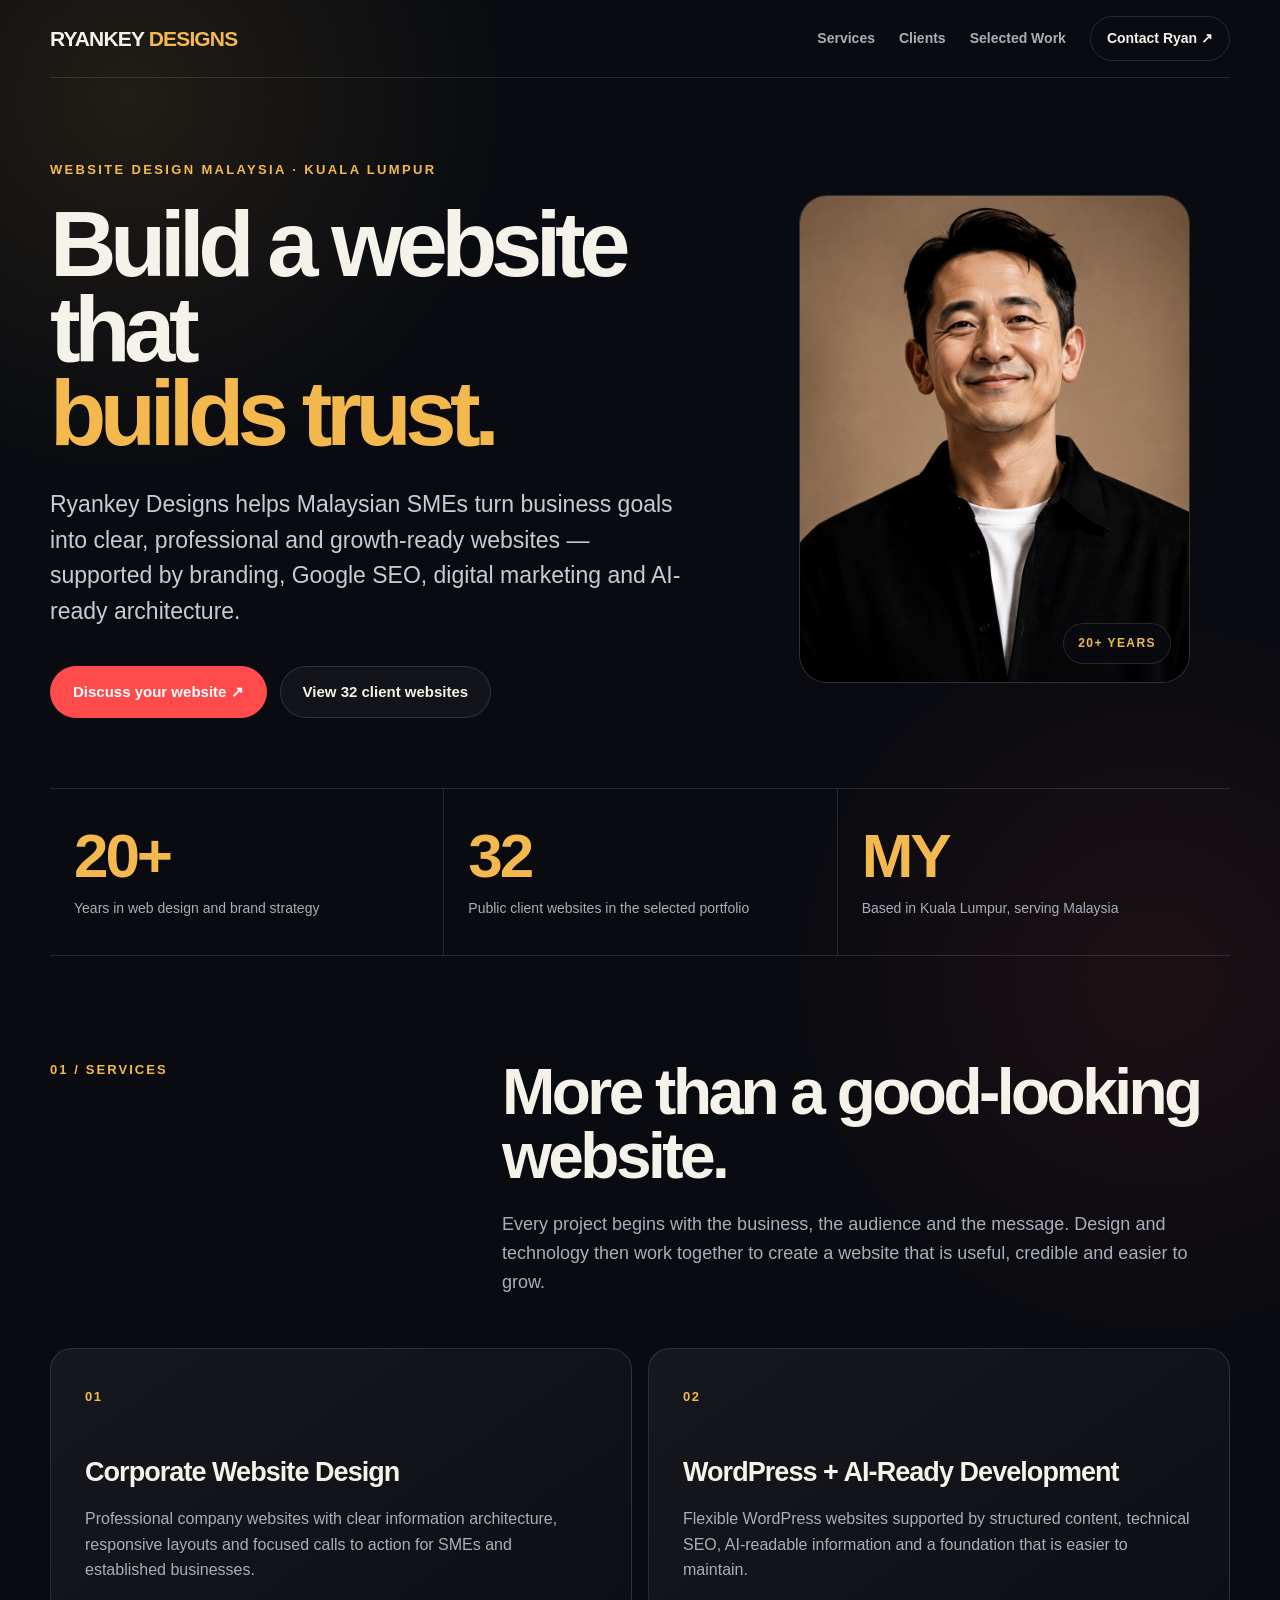
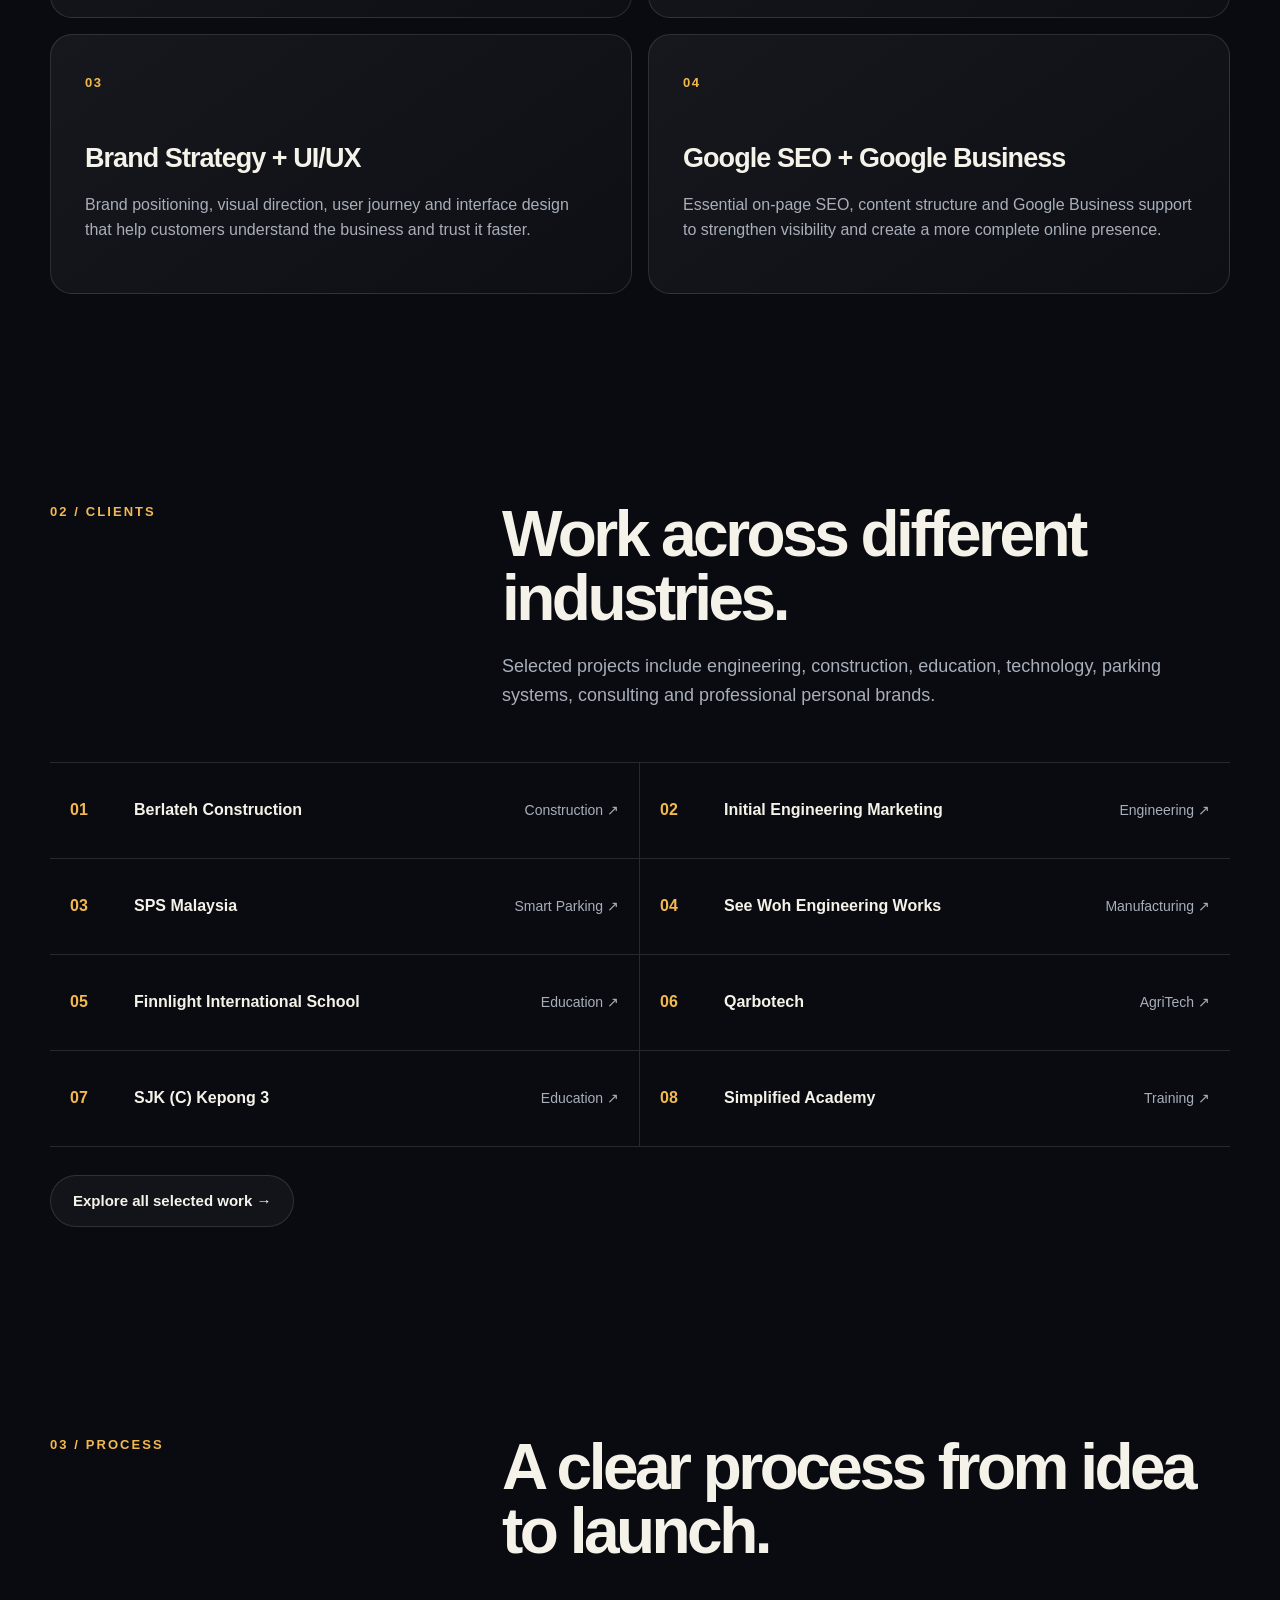
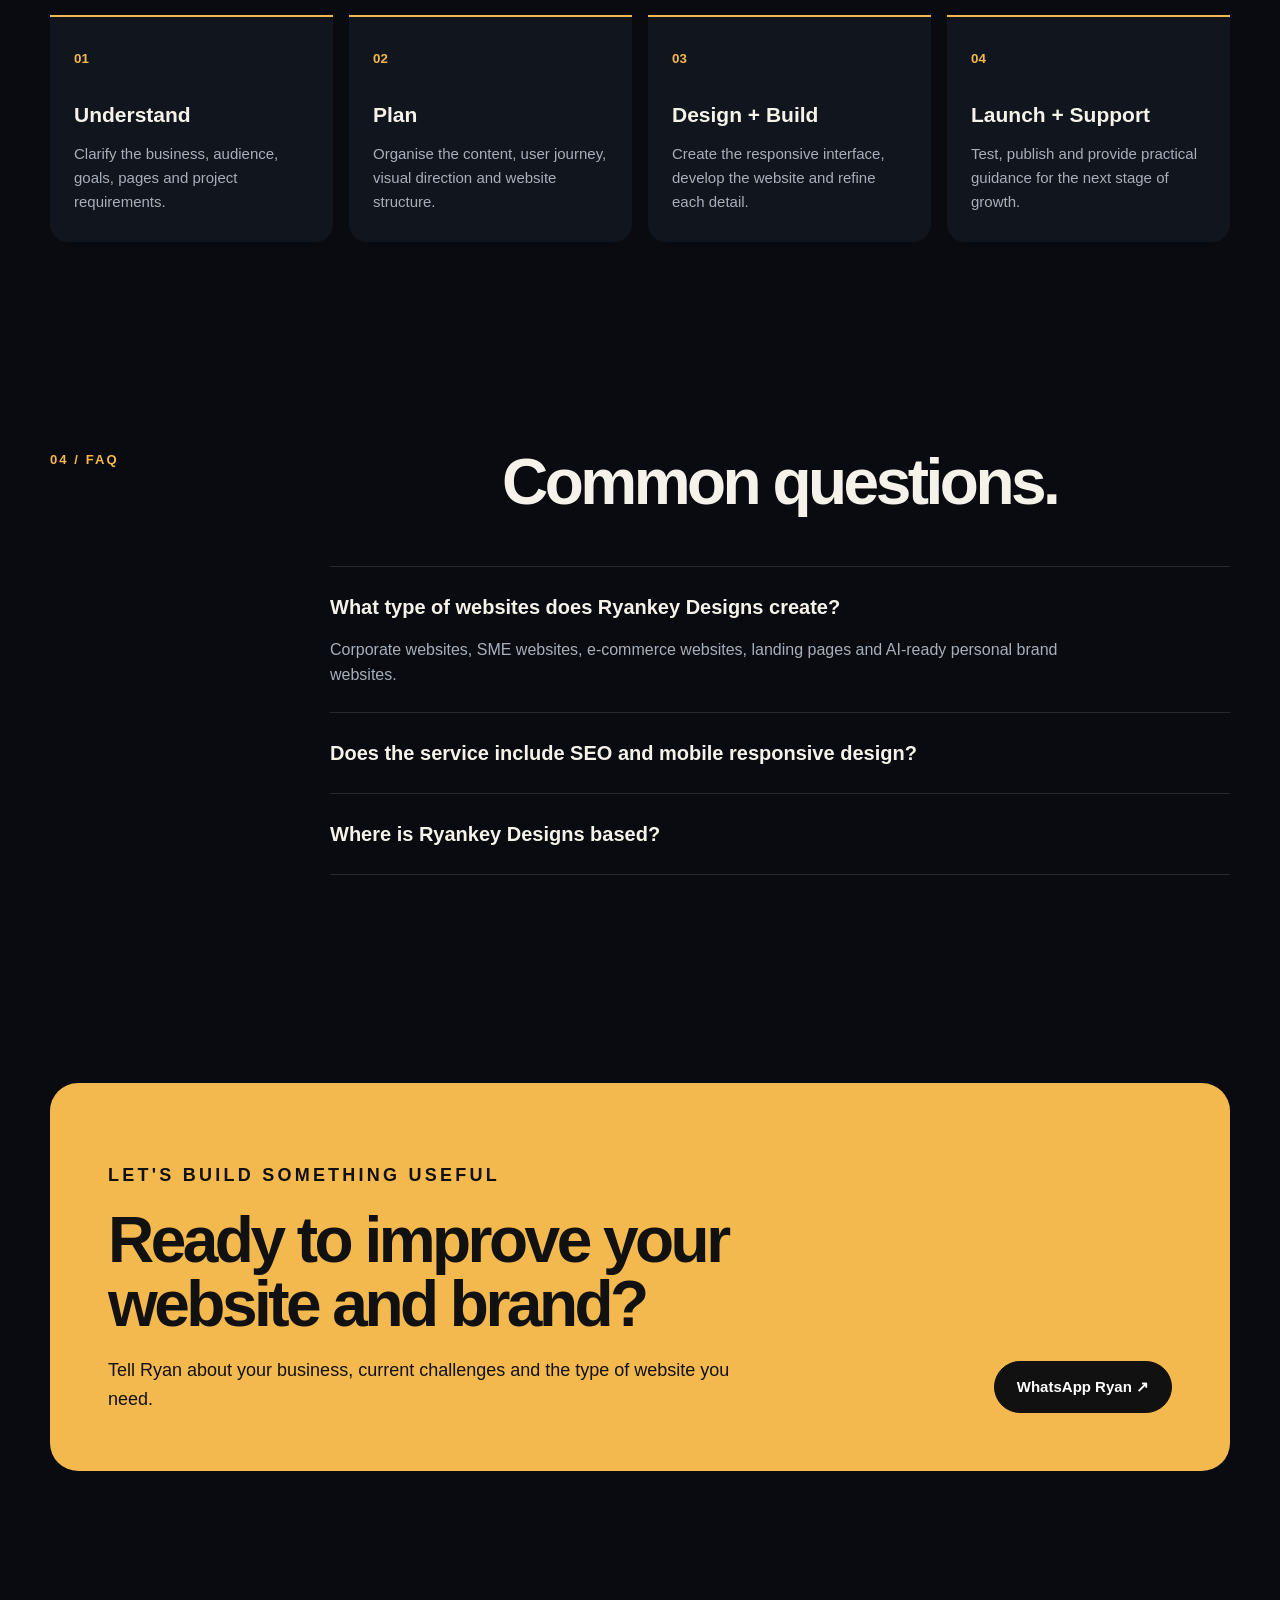
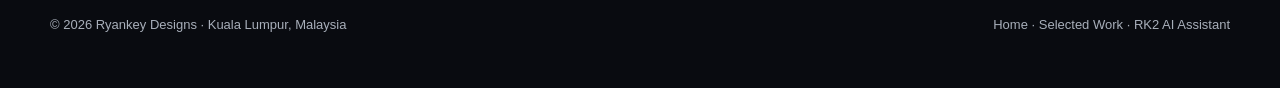
<file: website-design-malaysia/index.html>
<!doctype html>
<html lang="en">
<head>
  <meta charset="utf-8">
  <meta name="viewport" content="width=device-width,initial-scale=1,viewport-fit=cover">
  <meta name="theme-color" content="#090b10">
  <title>Website Design Malaysia | Ryankey Designs</title>
  <meta name="description" content="Ryankey Designs provides website design in Malaysia for SMEs, including WordPress, branding, SEO, Google Business and AI-ready website solutions.">
  <link rel="canonical" href="https://ryankey.com.my/website-design-malaysia/">
  <link rel="icon" type="image/png" sizes="32x32" href="/favicon-32.png">
  <link rel="apple-touch-icon" sizes="180x180" href="/apple-touch-icon.png">
  <link rel="manifest" href="/site.webmanifest">
  <link rel="alternate" type="text/markdown" href="https://ryankey.com.my/llms.txt" title="AI-readable site information">
  <link rel="describedby" type="text/markdown" href="https://ryankey.com.my/llms.txt">
  <link rel="service-desc" type="text/markdown" href="https://ryankey.com.my/llms.txt">
  <link rel="service-doc" type="text/html" href="https://ryankey.com.my/ai-assistant.html">

  <meta property="og:type" content="website">
  <meta property="og:site_name" content="Ryankey Designs">
  <meta property="og:title" content="Website Design Malaysia | Ryankey Designs">
  <meta property="og:description" content="Strategic website design, WordPress, branding, SEO, Google Business and AI-ready solutions for Malaysian SMEs.">
  <meta property="og:url" content="https://ryankey.com.my/website-design-malaysia/">
  <meta property="og:image" content="https://ryankey.com.my/Digime_ryankey.jpg?v=20260816">
  <meta property="og:image:width" content="1000">
  <meta property="og:image:height" content="563">
  <meta property="og:image:alt" content="Ryan — Chief Web Design and Branding Advisor in Malaysia">
  <meta name="twitter:card" content="summary_large_image">
  <meta name="twitter:title" content="Website Design Malaysia | Ryankey Designs">
  <meta name="twitter:description" content="Strategic website design and digital growth solutions for Malaysian SMEs.">
  <meta name="twitter:image" content="https://ryankey.com.my/Digime_ryankey.jpg?v=20260816">

  <script type="application/ld+json">
  {
    "@context": "https://schema.org",
    "@graph": [
      {
        "@type": "Person",
        "@id": "https://ryankey.com.my/#person",
        "name": "Ryan",
        "alternateName": "Ryan Key",
        "url": "https://ryankey.com.my/",
        "image": "https://ryankey.com.my/Digime_ryankey.jpg?v=20260816",
        "jobTitle": "Chief Web Design & Branding Advisor",
        "knowsAbout": [
          "Website Design",
          "WordPress Development",
          "UI/UX Design",
          "Brand Strategy",
          "Google SEO",
          "Google Business",
          "Digital Marketing",
          "AI-Ready Website Architecture"
        ]
      },
      {
        "@type": "ProfessionalService",
        "@id": "https://ryankey.com.my/#business",
        "name": "Ryankey Designs",
        "url": "https://ryankey.com.my/website-design-malaysia/",
        "image": "https://ryankey.com.my/Digime_ryankey.jpg?v=20260816",
        "description": "Website design, WordPress, branding, Google SEO, Google Business and AI-ready website services for Malaysian SMEs.",
        "telephone": "+60127740280",
        "email": "me@ryankey.com.my",
        "founder": {"@id": "https://ryankey.com.my/#person"},
        "address": {
          "@type": "PostalAddress",
          "addressLocality": "Kuala Lumpur",
          "addressCountry": "MY"
        },
        "areaServed": {"@type": "Country", "name": "Malaysia"},
        "hasOfferCatalog": {
          "@type": "OfferCatalog",
          "name": "Website and Digital Services",
          "itemListElement": [
            {"@type": "Offer", "itemOffered": {"@type": "Service", "name": "Corporate Website Design"}},
            {"@type": "Offer", "itemOffered": {"@type": "Service", "name": "WordPress and AI-Ready Website Development"}},
            {"@type": "Offer", "itemOffered": {"@type": "Service", "name": "Brand Strategy and UI/UX Design"}},
            {"@type": "Offer", "itemOffered": {"@type": "Service", "name": "Google SEO and Google Business"}}
          ]
        }
      },
      {
        "@type": "WebPage",
        "@id": "https://ryankey.com.my/website-design-malaysia/#webpage",
        "url": "https://ryankey.com.my/website-design-malaysia/",
        "name": "Website Design Malaysia | Ryankey Designs",
        "description": "Professional website design and digital growth services for Malaysian SMEs.",
        "inLanguage": "en",
        "about": {"@id": "https://ryankey.com.my/#business"},
        "mainEntity": {"@id": "https://ryankey.com.my/#business"}
      },
      {
        "@type": "BreadcrumbList",
        "@id": "https://ryankey.com.my/website-design-malaysia/#breadcrumb",
        "itemListElement": [
          {"@type": "ListItem", "position": 1, "name": "Home", "item": "https://ryankey.com.my/"},
          {"@type": "ListItem", "position": 2, "name": "Website Design Malaysia", "item": "https://ryankey.com.my/website-design-malaysia/"}
        ]
      },
      {
        "@type": "FAQPage",
        "@id": "https://ryankey.com.my/website-design-malaysia/#faq",
        "mainEntity": [
          {
            "@type": "Question",
            "name": "What type of websites does Ryankey Designs create?",
            "acceptedAnswer": {
              "@type": "Answer",
              "text": "Ryankey Designs creates corporate websites, SME websites, e-commerce websites, landing pages and AI-ready personal brand websites."
            }
          },
          {
            "@type": "Question",
            "name": "Does the service include SEO and mobile responsive design?",
            "acceptedAnswer": {
              "@type": "Answer",
              "text": "Yes. Every project is planned for mobile responsiveness, clear content structure and essential on-page SEO, with Google SEO and Google Business support available."
            }
          },
          {
            "@type": "Question",
            "name": "Where is Ryankey Designs based?",
            "acceptedAnswer": {
              "@type": "Answer",
              "text": "Ryankey Designs is based in Kuala Lumpur and works with businesses across Malaysia."
            }
          }
        ]
      }
    ]
  }
  </script>

  <style>
    :root{
      --bg:#090b10;
      --panel:#11151d;
      --panel-2:#171c25;
      --text:#f5f2e9;
      --muted:#a8afba;
      --line:rgba(255,255,255,.12);
      --gold:#f3b94f;
      --red:#ff4b4b;
      --max:1180px;
    }
    *{box-sizing:border-box}
    html{scroll-behavior:smooth}
    body{
      margin:0;
      background:
        radial-gradient(circle at 10% 2%,rgba(243,185,79,.10),transparent 24rem),
        radial-gradient(circle at 90% 20%,rgba(255,75,75,.08),transparent 24rem),
        var(--bg);
      color:var(--text);
      font-family:Inter,-apple-system,BlinkMacSystemFont,"Segoe UI",Arial,sans-serif;
      line-height:1.6;
      -webkit-font-smoothing:antialiased;
    }
    a{color:inherit}
    img{max-width:100%;display:block}
    .wrap{width:min(calc(100% - 40px),var(--max));margin:auto}
    .topbar{
      min-height:78px;
      display:flex;
      align-items:center;
      justify-content:space-between;
      gap:24px;
      border-bottom:1px solid var(--line);
    }
    .brand{
      color:var(--text);
      text-decoration:none;
      font-weight:900;
      letter-spacing:-.04em;
      font-size:21px;
      white-space:nowrap;
    }
    .brand span{color:var(--gold)}
    .nav{display:flex;align-items:center;gap:24px}
    .nav a{
      color:var(--muted);
      text-decoration:none;
      font-size:14px;
      font-weight:700;
    }
    .nav a:hover,.nav a:focus-visible{color:var(--text)}
    .nav .contact{color:var(--text);border:1px solid var(--line);padding:10px 16px;border-radius:999px}
    .hero{
      min-height:680px;
      display:grid;
      grid-template-columns:minmax(0,1.15fr) minmax(320px,.85fr);
      align-items:center;
      gap:72px;
      padding:82px 0 70px;
    }
    .eyebrow{
      margin:0 0 22px;
      color:var(--gold);
      font-size:13px;
      font-weight:900;
      letter-spacing:.18em;
      text-transform:uppercase;
    }
    h1{
      margin:0;
      font-size:clamp(52px,7.2vw,104px);
      line-height:.92;
      letter-spacing:-.07em;
      max-width:850px;
    }
    h1 span{display:block;color:var(--gold)}
    .lead{
      max-width:700px;
      margin:30px 0 0;
      color:#c7ccd4;
      font-size:clamp(18px,2vw,23px);
      line-height:1.55;
    }
    .actions{display:flex;flex-wrap:wrap;gap:13px;margin-top:36px}
    .btn{
      display:inline-flex;
      align-items:center;
      justify-content:center;
      min-height:52px;
      padding:0 22px;
      border-radius:999px;
      text-decoration:none;
      font-weight:850;
      font-size:15px;
      border:1px solid var(--line);
      transition:.2s ease;
    }
    .btn-primary{background:var(--red);border-color:var(--red);color:white}
    .btn-secondary{background:rgba(255,255,255,.04)}
    .btn:hover,.btn:focus-visible{transform:translateY(-2px);filter:brightness(1.08)}
    .portrait{
      position:relative;
      overflow:hidden;
      border-radius:28px;
      border:1px solid var(--line);
      aspect-ratio:4/5;
      background:var(--panel);
      isolation:isolate;
    }
    .portrait img{width:100%;height:100%;object-fit:cover;object-position:60% center;filter:saturate(.86) contrast(1.04)}
    .portrait:after{
      content:"20+ YEARS";
      position:absolute;
      right:18px;
      bottom:18px;
      padding:10px 14px;
      background:rgba(9,11,16,.86);
      border:1px solid var(--line);
      border-radius:999px;
      color:var(--gold);
      font-size:12px;
      font-weight:900;
      letter-spacing:.12em;
      backdrop-filter:blur(10px);
    }
    .stats{
      display:grid;
      grid-template-columns:repeat(3,1fr);
      border-top:1px solid var(--line);
      border-bottom:1px solid var(--line);
    }
    .stat{padding:36px 24px}
    .stat+.stat{border-left:1px solid var(--line)}
    .stat strong{display:block;font-size:clamp(34px,5vw,62px);line-height:1;color:var(--gold);letter-spacing:-.05em}
    .stat span{display:block;margin-top:10px;color:var(--muted);font-size:14px}
    section{padding:104px 0}
    .section-head{display:grid;grid-template-columns:.7fr 1.3fr;gap:60px;margin-bottom:52px}
    .section-no{color:var(--gold);font-size:13px;font-weight:900;letter-spacing:.16em}
    h2{margin:0;font-size:clamp(36px,5vw,68px);line-height:1;letter-spacing:-.055em}
    .section-intro{margin:22px 0 0;color:var(--muted);font-size:18px;max-width:730px}
    .services{display:grid;grid-template-columns:repeat(2,1fr);gap:16px}
    .service{
      min-height:260px;
      padding:34px;
      border:1px solid var(--line);
      border-radius:22px;
      background:linear-gradient(145deg,rgba(255,255,255,.055),rgba(255,255,255,.018));
    }
    .service b{color:var(--gold);font-size:13px;letter-spacing:.12em}
    .service h3{margin:42px 0 12px;font-size:27px;letter-spacing:-.035em}
    .service p{margin:0;color:var(--muted)}
    .clients{
      display:grid;
      grid-template-columns:repeat(2,1fr);
      border-top:1px solid var(--line);
    }
    .client{
      display:grid;
      grid-template-columns:46px 1fr auto;
      align-items:center;
      gap:18px;
      min-height:96px;
      padding:18px 20px;
      border-bottom:1px solid var(--line);
      text-decoration:none;
    }
    .client:nth-child(odd){border-right:1px solid var(--line)}
    .client span:first-child{color:var(--gold);font-weight:900}
    .client strong{font-size:16px;line-height:1.3}
    .client em{color:var(--muted);font-style:normal;font-size:14px}
    .client:hover,.client:focus-visible{background:rgba(255,255,255,.045)}
    .view-all{margin-top:28px}
    .process{display:grid;grid-template-columns:repeat(4,1fr);gap:16px}
    .step{padding:28px 24px;border-top:2px solid var(--gold);background:var(--panel);border-radius:0 0 18px 18px}
    .step small{color:var(--gold);font-weight:900}
    .step h3{margin:28px 0 10px;font-size:21px}
    .step p{margin:0;color:var(--muted);font-size:15px}
    .faq{max-width:900px;margin-left:auto}
    details{border-top:1px solid var(--line);padding:24px 0}
    details:last-child{border-bottom:1px solid var(--line)}
    summary{cursor:pointer;font-size:20px;font-weight:800;list-style:none}
    summary::-webkit-details-marker{display:none}
    details p{margin:14px 0 0;color:var(--muted);max-width:760px}
    .cta{
      display:grid;
      grid-template-columns:1.3fr .7fr;
      gap:40px;
      align-items:end;
      padding:58px;
      border-radius:28px;
      background:var(--gold);
      color:#111;
    }
    .cta h2{max-width:760px}
    .cta p{margin:20px 0 0;max-width:700px;font-size:18px}
    .cta .btn{justify-self:end;background:#111;color:white;border-color:#111}
    footer{
      display:flex;
      justify-content:space-between;
      gap:24px;
      padding:40px 0 52px;
      color:var(--muted);
      font-size:13px;
    }
    footer a{text-decoration:none}
    footer a:hover{color:var(--text)}
    @media(max-width:850px){
      .nav a:not(.contact){display:none}
      .hero{grid-template-columns:1fr;gap:42px;min-height:auto;padding-top:62px}
      .portrait{aspect-ratio:16/10}
      .stats{grid-template-columns:1fr}
      .stat+.stat{border-left:0;border-top:1px solid var(--line)}
      .section-head{grid-template-columns:1fr;gap:18px}
      .services,.clients,.process{grid-template-columns:1fr}
      .client:nth-child(odd){border-right:0}
      .cta{grid-template-columns:1fr;padding:38px 26px}
      .cta .btn{justify-self:start}
    }
    @media(max-width:520px){
      .wrap{width:min(calc(100% - 28px),var(--max))}
      .topbar{min-height:68px}
      h1{font-size:48px}
      .lead{font-size:18px}
      .actions{display:grid}
      .btn{width:100%}
      section{padding:78px 0}
      .service{padding:26px;min-height:230px}
      .client{grid-template-columns:34px 1fr;gap:12px}
      .client em{grid-column:2}
      footer{flex-direction:column}
    }
    @media(prefers-reduced-motion:reduce){
      html{scroll-behavior:auto}
      *{transition:none!important}
    }
  </style>
</head>
<body>
  <header class="wrap">
    <nav class="topbar" aria-label="Main navigation">
      <a class="brand" href="/">RYANKEY <span>DESIGNS</span></a>
      <div class="nav">
        <a href="#services">Services</a>
        <a href="#clients">Clients</a>
        <a href="/works.html">Selected Work</a>
        <a class="contact" href="https://wa.me/60127740280?text=Hi%20Ryan%2C%20I%20would%20like%20to%20ask%20about%20website%20design." target="_blank" rel="noopener">Contact Ryan ↗</a>
      </div>
    </nav>
  </header>

  <main>
    <section class="hero wrap">
      <div>
        <p class="eyebrow">Website Design Malaysia · Kuala Lumpur</p>
        <h1>Build a website that <span>builds trust.</span></h1>
        <p class="lead">Ryankey Designs helps Malaysian SMEs turn business goals into clear, professional and growth-ready websites — supported by branding, Google SEO, digital marketing and AI-ready architecture.</p>
        <div class="actions">
          <a class="btn btn-primary" href="https://wa.me/60127740280?text=Hi%20Ryan%2C%20I%20would%20like%20to%20discuss%20a%20website%20project." target="_blank" rel="noopener">Discuss your website ↗</a>
          <a class="btn btn-secondary" href="/works.html">View 32 client websites</a>
        </div>
      </div>
      <figure class="portrait">
        <img src="/ryankey-profile.jpg?v=20261103" width="900" height="1200" alt="Ryan, Chief Web Design and Branding Advisor in Kuala Lumpur">
      </figure>
    </section>

    <div class="stats wrap" aria-label="Experience highlights">
      <div class="stat"><strong>20+</strong><span>Years in web design and brand strategy</span></div>
      <div class="stat"><strong>32</strong><span>Public client websites in the selected portfolio</span></div>
      <div class="stat"><strong>MY</strong><span>Based in Kuala Lumpur, serving Malaysia</span></div>
    </div>

    <section class="wrap" id="services">
      <div class="section-head">
        <div class="section-no">01 / SERVICES</div>
        <div>
          <h2>More than a good-looking website.</h2>
          <p class="section-intro">Every project begins with the business, the audience and the message. Design and technology then work together to create a website that is useful, credible and easier to grow.</p>
        </div>
      </div>
      <div class="services">
        <article class="service">
          <b>01</b>
          <h3>Corporate Website Design</h3>
          <p>Professional company websites with clear information architecture, responsive layouts and focused calls to action for SMEs and established businesses.</p>
        </article>
        <article class="service">
          <b>02</b>
          <h3>WordPress + AI-Ready Development</h3>
          <p>Flexible WordPress websites supported by structured content, technical SEO, AI-readable information and a foundation that is easier to maintain.</p>
        </article>
        <article class="service">
          <b>03</b>
          <h3>Brand Strategy + UI/UX</h3>
          <p>Brand positioning, visual direction, user journey and interface design that help customers understand the business and trust it faster.</p>
        </article>
        <article class="service">
          <b>04</b>
          <h3>Google SEO + Google Business</h3>
          <p>Essential on-page SEO, content structure and Google Business support to strengthen visibility and create a more complete online presence.</p>
        </article>
      </div>
    </section>

    <section class="wrap" id="clients">
      <div class="section-head">
        <div class="section-no">02 / CLIENTS</div>
        <div>
          <h2>Work across different industries.</h2>
          <p class="section-intro">Selected projects include engineering, construction, education, technology, parking systems, consulting and professional personal brands.</p>
        </div>
      </div>
      <div class="clients">
        <a class="client" href="https://berlateh.com/" target="_blank" rel="noopener"><span>01</span><strong>Berlateh Construction</strong><em>Construction ↗</em></a>
        <a class="client" href="https://initialgroup.com.my/" target="_blank" rel="noopener"><span>02</span><strong>Initial Engineering Marketing</strong><em>Engineering ↗</em></a>
        <a class="client" href="https://smartparkingsystem.com.my/" target="_blank" rel="noopener"><span>03</span><strong>SPS Malaysia</strong><em>Smart Parking ↗</em></a>
        <a class="client" href="https://seewoh.com.my/" target="_blank" rel="noopener"><span>04</span><strong>See Woh Engineering Works</strong><em>Manufacturing ↗</em></a>
        <a class="client" href="https://finnlight.com.my/" target="_blank" rel="noopener"><span>05</span><strong>Finnlight International School</strong><em>Education ↗</em></a>
        <a class="client" href="https://qarbotech.com/" target="_blank" rel="noopener"><span>06</span><strong>Qarbotech</strong><em>AgriTech ↗</em></a>
        <a class="client" href="https://kepong3.edu.my/" target="_blank" rel="noopener"><span>07</span><strong>SJK (C) Kepong 3</strong><em>Education ↗</em></a>
        <a class="client" href="https://simplified-academy.com/" target="_blank" rel="noopener"><span>08</span><strong>Simplified Academy</strong><em>Training ↗</em></a>
      </div>
      <div class="view-all"><a class="btn btn-secondary" href="/works.html">Explore all selected work →</a></div>
    </section>

    <section class="wrap">
      <div class="section-head">
        <div class="section-no">03 / PROCESS</div>
        <div>
          <h2>A clear process from idea to launch.</h2>
        </div>
      </div>
      <div class="process">
        <article class="step"><small>01</small><h3>Understand</h3><p>Clarify the business, audience, goals, pages and project requirements.</p></article>
        <article class="step"><small>02</small><h3>Plan</h3><p>Organise the content, user journey, visual direction and website structure.</p></article>
        <article class="step"><small>03</small><h3>Design + Build</h3><p>Create the responsive interface, develop the website and refine each detail.</p></article>
        <article class="step"><small>04</small><h3>Launch + Support</h3><p>Test, publish and provide practical guidance for the next stage of growth.</p></article>
      </div>
    </section>

    <section class="wrap" id="faq">
      <div class="section-head">
        <div class="section-no">04 / FAQ</div>
        <div><h2>Common questions.</h2></div>
      </div>
      <div class="faq">
        <details open>
          <summary>What type of websites does Ryankey Designs create?</summary>
          <p>Corporate websites, SME websites, e-commerce websites, landing pages and AI-ready personal brand websites.</p>
        </details>
        <details>
          <summary>Does the service include SEO and mobile responsive design?</summary>
          <p>Yes. Every project is planned for mobile responsiveness, clear content structure and essential on-page SEO. Google SEO and Google Business support are also available.</p>
        </details>
        <details>
          <summary>Where is Ryankey Designs based?</summary>
          <p>Ryankey Designs is based in Kuala Lumpur and works with businesses across Malaysia.</p>
        </details>
      </div>
    </section>

    <section class="wrap">
      <div class="cta">
        <div>
          <p class="eyebrow" style="color:#111;margin-bottom:18px">LET'S BUILD SOMETHING USEFUL</p>
          <h2>Ready to improve your website and brand?</h2>
          <p>Tell Ryan about your business, current challenges and the type of website you need.</p>
        </div>
        <a class="btn" href="https://wa.me/60127740280?text=Hi%20Ryan%2C%20I%20would%20like%20to%20ask%20about%20website%20design%20in%20Malaysia." target="_blank" rel="noopener">WhatsApp Ryan ↗</a>
      </div>
    </section>
  </main>

  <footer class="wrap">
    <span>© 2026 Ryankey Designs · Kuala Lumpur, Malaysia</span>
    <span><a href="/">Home</a> · <a href="/works.html">Selected Work</a> · <a href="/ai-assistant.html">RK2 AI Assistant</a></span>
  </footer>
</body>
</html>
</file>
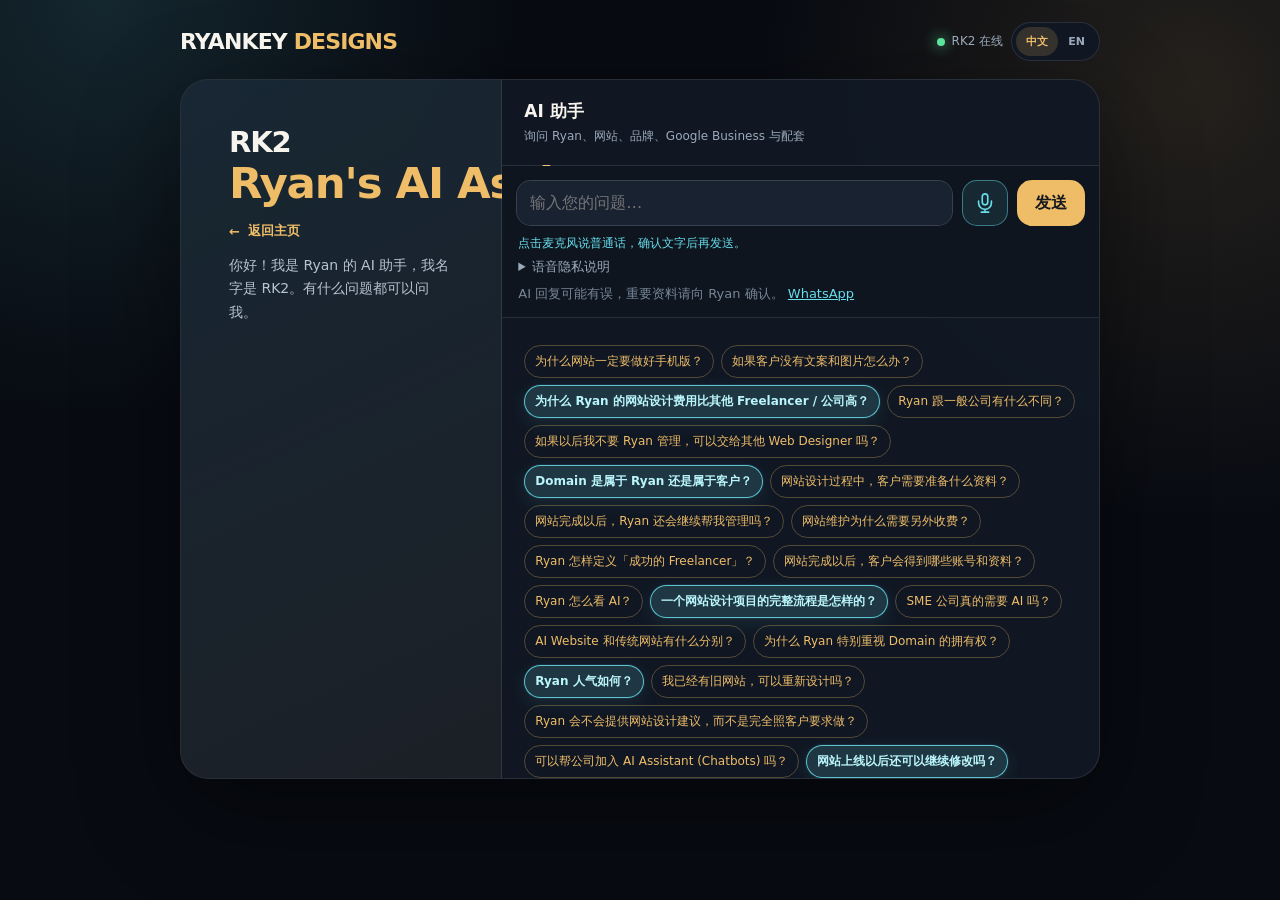
<file: ai-assistant.html>
<!doctype html>
<html lang="zh-Hans">
<head>
  <meta charset="utf-8">
  <meta name="viewport" content="width=device-width,initial-scale=1,viewport-fit=cover">
  <meta name="robots" content="index,follow,max-image-preview:large">
  <meta name="theme-color" content="#050505">
  <title>RK2 - Ryan's AI Assistant</title>
  <meta name="description" content="Hi! I’m Ryan’s AI assistant. My name is RK2. Ask me anything about Ryan and his work.">
  <link rel="canonical" href="https://ryankey.com.my/ai-assistant.html">
  <meta property="og:type" content="website">
  <meta property="og:site_name" content="RyanKey Designs">
  <meta property="og:locale" content="zh_MY">
  <meta property="og:locale:alternate" content="en_MY">
  <meta property="og:url" content="https://ryankey.com.my/ai-assistant.html">
  <meta property="og:title" content="RK2 - Ryan's AI Assistant">
  <meta property="og:description" content="Hi! I’m Ryan’s AI assistant. My name is RK2. Ask me anything about Ryan and his work.">
  <meta property="og:image" content="https://ryankey.com.my/rk2-open-graph.jpg?v=1">
  <meta property="og:image:secure_url" content="https://ryankey.com.my/rk2-open-graph.jpg?v=1">
  <meta property="og:image:type" content="image/jpeg">
  <meta property="og:image:width" content="1000">
  <meta property="og:image:height" content="563">
  <meta property="og:image:alt" content="RK2 - Ryan's AI Assistant">
  <meta name="twitter:card" content="summary_large_image">
  <meta name="twitter:title" content="RK2 - Ryan's AI Assistant">
  <meta name="twitter:description" content="Hi! I’m Ryan’s AI assistant. My name is RK2. Ask me anything about Ryan and his work.">
  <meta name="twitter:image" content="https://ryankey.com.my/rk2-open-graph.jpg?v=1">
  <meta name="twitter:image:alt" content="RK2 - Ryan's AI Assistant">
  <style>
    :root{color-scheme:dark;--bg:#080b12;--panel:#111925;--panel2:#182231;--text:#f7f4ed;--muted:#9ba9ba;--gold:#efbd68;--cyan:#68ddeb;--green:#5be49b;--line:rgba(255,255,255,.1)}*{box-sizing:border-box}html,body{margin:0;min-height:100%;background:var(--bg);color:var(--text);font-family:Inter,ui-sans-serif,system-ui,-apple-system,"Segoe UI",sans-serif}body{min-height:100dvh;background:radial-gradient(circle at 8% 0,rgba(104,221,235,.13),transparent 28%),radial-gradient(circle at 93% 10%,rgba(239,189,104,.12),transparent 30%),var(--bg)}button,textarea{font:inherit}.page{width:min(100% - 28px,920px);margin:auto;padding:22px 0 28px}.topbar{display:flex;align-items:center;justify-content:space-between;gap:14px;margin-bottom:18px}.brand{font-weight:900;letter-spacing:-.04em;font-size:22px;line-height:1;white-space:nowrap}.brand span{color:var(--gold)}.top-actions{display:flex;align-items:center;gap:8px}.home-link{display:inline-flex;align-items:center;gap:8px;margin-top:18px;color:var(--gold);text-decoration:none;font-size:13px;font-weight:900;transition:color .2s,transform .2s}.home-link:hover,.home-link:focus-visible{color:var(--cyan);transform:translateX(-3px);outline:none}.home-link__en{display:none}html[lang^="en"] .home-link__zh{display:none}html[lang^="en"] .home-link__en{display:inline}.status{display:flex;align-items:center;gap:7px;color:var(--muted);font-size:12px}.status:before{content:"";width:8px;height:8px;border-radius:50%;background:var(--green);box-shadow:0 0 14px var(--green)}.lang{display:flex;padding:4px;border:1px solid var(--line);border-radius:999px;background:#111722}.lang button{border:0;border-radius:999px;padding:7px 10px;background:transparent;color:var(--muted);font-size:11px;font-weight:800;cursor:pointer}.lang button[aria-pressed="true"]{background:rgba(239,189,104,.16);color:var(--gold)}.shell{display:grid;grid-template-columns:minmax(220px,.7fr) minmax(0,1.3fr);min-height:min(700px,calc(100dvh - 100px));overflow:hidden;border:1px solid var(--line);border-radius:28px;background:rgba(17,25,37,.94);box-shadow:0 30px 100px rgba(0,0,0,.46)}.intro{padding:clamp(24px,5vw,48px);border-right:1px solid var(--line);background:linear-gradient(155deg,rgba(104,221,235,.08),rgba(239,189,104,.05))}.eyebrow{margin:0 0 16px;color:var(--gold);font:800 11px ui-monospace,monospace;letter-spacing:.15em;text-transform:uppercase}.intro h1{margin:0;font-size:clamp(17px,3vw,29px);line-height:1;letter-spacing:-.04em;white-space:nowrap}.intro h1 span{display:block;margin:6px 0 0;color:var(--gold);font-size:1.5em;line-height:.95}.intro p{color:#b8c3cf;line-height:1.65;font-size:14px}.chat{display:grid;grid-template-rows:auto auto 1fr;min-height:0}.chat-head{padding:20px 22px;border-bottom:1px solid var(--line)}.chat-head h2{margin:0;font-size:17px}.chat-head p{margin:5px 0 0;color:var(--muted);font-size:12px}.messages{min-height:250px;overflow:auto;padding:22px;overscroll-behavior:contain}.message{width:fit-content;max-width:84%;margin:0 0 12px;padding:11px 14px;border-radius:17px;white-space:pre-wrap;overflow-wrap:anywhere;font-size:14px;line-height:1.55}.message.assistant{margin-right:auto;background:var(--panel2);border-bottom-left-radius:5px}.message.user{margin-left:auto;background:linear-gradient(135deg,#2c626b,#284c58);border-bottom-right-radius:5px}.message.error{color:#ffc0b8;border:1px solid rgba(255,120,105,.25)}.message a{color:var(--cyan);font-weight:700;text-decoration:underline;text-underline-offset:3px;overflow-wrap:anywhere}.message a:hover,.message a:focus-visible{color:var(--gold);outline:none}.message.structured{width:100%;max-width:100%;padding:16px}.message-paragraph{margin:0 0 12px}.message-paragraph:last-child{margin-bottom:0}.message-heading{margin:16px 0 8px;padding:0 0 7px;border-bottom:1px solid rgba(104,221,235,.24);color:var(--cyan);font-weight:900}.message-step{position:relative;margin:9px 0;padding:12px 12px 12px 44px;border:1px solid rgba(255,255,255,.07);border-left:3px solid rgba(239,189,104,.72);border-radius:12px;background:rgba(255,255,255,.025)}.message-step__number{position:absolute;left:11px;top:11px;display:grid;place-items:center;width:23px;height:23px;border-radius:50%;background:rgba(239,189,104,.16);color:var(--gold);font-size:11px;font-weight:900}.message-bullet{position:relative;margin:7px 0;padding-left:18px}.message-bullet:before{content:"";position:absolute;left:2px;top:.65em;width:6px;height:6px;border-radius:50%;background:var(--cyan);box-shadow:0 0 10px rgba(104,221,235,.45)}.message-divider{height:1px;margin:13px 0;background:linear-gradient(90deg,rgba(104,221,235,.35),rgba(239,189,104,.3),transparent)}.quick{--faq-font-size:12px;display:none;flex-wrap:wrap;gap:7px;margin:5px 0 16px}.quick[data-size="small"]{--faq-font-size:11px}.quick[data-size="medium"]{--faq-font-size:12px}.quick[data-size="large"]{--faq-font-size:14px}.quick button{border:1px solid rgba(239,189,104,.3);border-radius:999px;padding:7px 10px;background:transparent;color:var(--gold);font-size:var(--faq-font-size);cursor:pointer}.quick button.featured{border-color:rgba(104,221,235,.85);background:rgba(104,221,235,.16);color:#baf5fb;box-shadow:0 0 0 1px rgba(104,221,235,.08),0 5px 18px rgba(104,221,235,.1);font-weight:800}.quick button.featured:hover,.quick button.featured:focus-visible{background:var(--cyan);color:#081118;outline:none}.mobile-faq-priority,.mobile-faq-normal{display:block}.mobile-faq-priority{margin:0 0 12px}.mobile-faq-priority label{display:block;margin:0 0 7px;color:var(--cyan);font-size:12px;font-weight:900}.mobile-faq-normal{margin:0 0 14px}.mobile-faq-normal label{display:block;margin:0 0 7px;color:var(--gold);font-size:12px;font-weight:900}.priority-faq-select,.normal-faq-select{width:100%;min-height:44px;border:1px solid rgba(239,189,104,.4);border-radius:13px;padding:9px 38px 9px 11px;background:#182231;color:var(--text);font:700 12px/1.35 inherit;outline:none}.priority-faq-select:focus,.normal-faq-select:focus{border-color:var(--cyan);box-shadow:0 0 0 3px rgba(104,221,235,.1)}.messages[data-faq-size="small"] .priority-faq-select,.messages[data-faq-size="small"] .normal-faq-select{font-size:11px}.messages[data-faq-size="medium"] .priority-faq-select,.messages[data-faq-size="medium"] .normal-faq-select{font-size:12px}.messages[data-faq-size="large"] .priority-faq-select,.messages[data-faq-size="large"] .normal-faq-select{font-size:14px}.quick-size{display:flex;align-items:center;justify-content:flex-start;flex-wrap:wrap;gap:8px;margin:0 0 12px;color:var(--muted);font-size:11px}.quick-size__label{font-weight:700}.quick-size__controls{display:flex;gap:4px;padding:3px;border:1px solid var(--line);border-radius:999px;background:#111722}.quick-size button{min-width:34px;border:0;border-radius:999px;padding:5px 8px;background:transparent;color:var(--muted);font-size:11px;font-weight:800;cursor:pointer}.quick-size button[aria-pressed="true"]{background:rgba(104,221,235,.18);color:var(--cyan)}.quick-size button:hover,.quick-size button:focus-visible{color:var(--gold);outline:none}.composer{padding:14px;border-top:0;border-bottom:1px solid var(--line);background:#0e151f}.form{display:flex;align-items:flex-end;gap:9px}.input{flex:1;min-height:46px;max-height:120px;resize:none;border:1px solid rgba(255,255,255,.14);border-radius:15px;padding:12px 13px;background:#182231;color:#fff;outline:none}.input:focus{border-color:var(--cyan);box-shadow:0 0 0 3px rgba(104,221,235,.1)}.send{height:46px;border:0;border-radius:15px;padding:0 18px;background:var(--gold);color:#15191f;font-weight:900;cursor:pointer}.send:disabled{opacity:.45;cursor:not-allowed}.privacy{margin:9px 2px 0;color:#778596;font-size:13px;line-height:1.4}.privacy a{color:var(--cyan)}.sr{position:absolute;width:1px;height:1px;padding:0;margin:-1px;overflow:hidden;clip:rect(0,0,0,0);white-space:nowrap;border:0}@media(max-width:720px){.page{width:min(100% - 18px,560px);padding:12px 0 118px}.topbar{align-items:center;flex-wrap:nowrap;gap:8px}.brand{font-size:20px;flex:0 1 auto}.home-link{margin-top:16px}.top-actions{margin-left:auto;flex-direction:row;align-items:center;gap:6px;flex:0 0 auto}.status{font-size:10px;white-space:nowrap}.lang{padding:3px}.lang button{padding:6px 8px}.shell{grid-template-columns:1fr;min-height:calc(100dvh - 90px);border-radius:22px}.intro{padding:24px;border-right:0;border-bottom:1px solid var(--line)}.intro h1{font-size:29px}.intro p{margin-bottom:0}.chat{grid-template-rows:auto minmax(260px,1fr);min-height:540px;overflow:hidden}.chat-head{grid-row:1;padding:16px 17px}.messages{grid-row:2;min-height:0;padding:17px 17px 118px;overflow-y:auto}.composer{position:fixed;left:9px;right:9px;bottom:max(10px,env(safe-area-inset-bottom));z-index:1200;padding:11px;border:1px solid var(--line);border-radius:18px;background:rgba(14,21,31,.98);box-shadow:0 16px 42px rgba(0,0,0,.55);backdrop-filter:blur(18px)}.send{padding:0 14px}.message{max-width:90%}.quick[data-size="small"]{--faq-font-size:calc(11px - 1pt)}.quick[data-size="medium"]{--faq-font-size:calc(12px - 1pt)}.quick[data-size="large"]{--faq-font-size:calc(14px - 1pt)}.quick-size{margin-bottom:10px}.mobile-faq-priority,.mobile-faq-normal{display:block}.quick{display:none}.priority-faq-select,.normal-faq-select{font-size:15pt}.messages[data-faq-size="small"] .priority-faq-select,.messages[data-faq-size="small"] .normal-faq-select{font-size:12pt}.messages[data-faq-size="medium"] .priority-faq-select,.messages[data-faq-size="medium"] .normal-faq-select{font-size:15pt}.messages[data-faq-size="large"] .priority-faq-select,.messages[data-faq-size="large"] .normal-faq-select{font-size:18pt}}@media(prefers-reduced-motion:reduce){*{scroll-behavior:auto!important;transition:none!important}}

    .input{min-width:0;font:inherit}.send{flex-shrink:0}
    .voice{flex:0 0 46px;width:46px;height:46px;display:grid;place-items:center;border:1px solid rgba(104,221,235,.45);border-radius:15px;background:rgba(104,221,235,.1);color:var(--cyan);cursor:pointer;transition:background .2s,box-shadow .2s}
    .voice svg{width:22px;height:22px}.voice:hover{background:rgba(104,221,235,.2)}.voice:focus-visible{outline:2px solid var(--cyan);outline-offset:3px}.voice:disabled{opacity:.45;cursor:not-allowed}
    .voice[aria-pressed="true"]{color:#fff;background:#a73348;border-color:#ff8c9c;box-shadow:0 0 0 4px rgba(255,140,156,.12)}
    .voice-status{font-size:12px;line-height:1.5;color:var(--cyan);margin:8px 2px 0;overflow-wrap:anywhere}.voice-privacy{margin-top:6px;color:#9aa9bb}.voice-privacy summary{cursor:pointer}.voice-privacy p{margin:5px 0 0;max-width:65ch}
    @media(max-width:720px){.messages{padding-bottom:var(--composer-height,180px)}.page{padding-bottom:var(--composer-height,180px)}.form{gap:7px}.input{font-size:16px}.voice{flex-basis:44px;width:44px}.send{padding:0 12px}.voice-status{font-size:12px}}
    @media(min-width:721px){.shell{height:min(700px,calc(100dvh - 100px));min-height:560px}.chat{grid-template-rows:auto minmax(0,1fr) auto;overflow:hidden}.messages{grid-row:2;min-height:0;overflow-y:auto}.composer{grid-row:3;border-top:1px solid var(--line);border-bottom:0}}\n  </style><link rel="icon" type="image/png" sizes="512x512" href="favicon-rk2.png?v=2">
  <link rel="shortcut icon" type="image/png" href="favicon-rk2.png?v=2">
  <link rel="apple-touch-icon" sizes="512x512" href="favicon-rk2.png?v=2">
  <style id="rk2-message-heading-cleanup">.message-heading{border-bottom:0!important}</style>  <style id="rk2-restored-interface">
    @media (min-width:721px){
      .chat{grid-template-rows:auto auto minmax(0,1fr);overflow:hidden}
      .chat-head{grid-row:1}
      .composer{grid-row:2;border-top:0;border-bottom:1px solid var(--line)}
      .messages{grid-row:3;min-height:0;overflow-y:auto}
      .quick{display:flex}
      .quick-size,.mobile-faq-priority,.mobile-faq-normal{display:none}
    }
  </style>
</head>
<body>
  <main class="page">
    <header class="topbar"><div class="brand">RYANKEY <span>DESIGNS</span></div><div class="top-actions"><div class="status" data-t="online">AI ONLINE</div><div class="lang" aria-label="Language"><button type="button" data-lang="zh" aria-pressed="true">中文</button><button type="button" data-lang="en" aria-pressed="false">EN</button></div></div></header>
    <section class="shell">
      <aside class="intro"><h1>RK2 <span>Ryan's AI Assistant</span></h1><a class="home-link" href="/" aria-label="返回 Digime 主页 / Back to Digime home"><span aria-hidden="true">←</span><span class="home-link__zh">返回主页</span><span class="home-link__en">Back to Home</span></a><p data-t="intro">你好！我是 Ryan 的 AI 助手，我名字是 RK2。有什么问题都可以问我。</p></aside>
      <section class="chat" aria-labelledby="chatTitle"><header class="chat-head"><h2 id="chatTitle" data-t="title">AI 在线助理</h2><p data-t="subtitle">询问网站、品牌、Google Business 与配套</p></header><footer class="composer"><form class="form" id="form"><label class="sr" for="input" data-t="label">输入问题</label><textarea class="input" id="input" rows="1" maxlength="800" data-ph="placeholder" placeholder="输入您的问题…"></textarea><button class="voice" id="voice" type="button" aria-label="语音询问" aria-pressed="false" aria-describedby="voiceStatus"><svg viewBox="0 0 24 24" fill="none" stroke="currentColor" stroke-width="1.8" stroke-linecap="round" aria-hidden="true"><rect x="9" y="2" width="6" height="12" rx="3"/><path d="M5 10v2a7 7 0 0 0 14 0v-2M12 19v3m-4 0h8"/></svg></button><button class="send" id="send" type="submit" data-t="send">发送</button></form><p class="voice-status" id="voiceStatus" role="status" aria-live="polite"></p><details class="privacy voice-privacy"><summary><span class="home-link__zh">语音隐私说明</span><span class="home-link__en">Voice privacy</span></summary><p id="voicePrivacy"></p></details><p class="privacy"><span data-t="privacy">AI 回复可能有误，重要资料请向 Ryan 确认。</span> <a href="https://wa.me/60127740280" target="_blank" rel="noopener">WhatsApp</a></p></footer><div class="messages" id="messages" aria-live="polite"><div class="quick-size" aria-label="字体大小"><span class="quick-size__label home-link__zh">字体大小</span><span class="quick-size__label home-link__en">Font size</span><div class="quick-size__controls"><button type="button" data-faq-size="large"><span class="home-link__zh">大</span><span class="home-link__en">Large</span></button><button type="button" data-faq-size="medium"><span class="home-link__zh">中</span><span class="home-link__en">Medium</span></button><button type="button" data-faq-size="small"><span class="home-link__zh">小</span><span class="home-link__en">Small</span></button></div></div><div class="mobile-faq-priority"><label for="priorityFaqSelect"><span class="home-link__zh">重点问题</span><span class="home-link__en">Priority questions</span></label><select class="priority-faq-select" id="priorityFaqSelect"></select></div><div class="quick" id="quick"></div><div class="mobile-faq-normal"><label for="normalFaqSelect"><span class="home-link__zh">普通问题</span><span class="home-link__en">More questions</span></label><select class="normal-faq-select" id="normalFaqSelect"></select></div><div class="mobile-faq-normal mobile-faq-chat"><label for="chatFaqSelect"><span class="home-link__zh"><span class="faq-index">03 /</span> 吹水聊天室</span><span class="home-link__en"><span class="faq-index">03 /</span> Casual chat</span></label><select class="normal-faq-select chat-faq-select" id="chatFaqSelect"></select></div></div></section>
    </section>
  </main>
  <script>
    (()=>{"use strict";const endpoint="https://ryankey-ai-assistant.29ryankey.workers.dev/chat",copy={zh:{online:"AI 在线",intro:"您好！我是 RyanKey Designs 的 AI 在线助理。有什么可以帮助您？",title:"AI 在线助理",subtitle:"询问网站、品牌、Google Business 与配套",greeting:"您好！我是 RyanKey Designs 的 AI 在线助理。有什么可以帮助您？",label:"输入问题",placeholder:"输入您的问题…",send:"发送",busy:"回复中…",error:"暂时无法取得 AI 回复，请保留问题后再试。",quick:["做一个网站通常需要多久？","做一个网站多少钱？","一个网站设计项目的完整流程是怎样的？","Ryan 跟一般公司有什么不同？","为什么 Ryan 的网站设计费用比其他 Freelancer / 公司高？","我已经有旧网站，可以重新设计吗？","AI Website 和传统网站有什么分别？","如果以后我不要 Ryan 管理，可以交给其他 Web Designer 吗？","Domain 是属于 Ryan 还是属于客户？","网站维护为什么需要另外收费？","网站突然出现问题怎么办？","为什么 Ryan 特别重视 Domain 的拥有权？","可以帮公司加入 AI Assistant (Chatbots) 吗？","Ryan 怎样定义「成功的 Freelancer」？","网站完成以后，Ryan 还会继续帮我管理吗？","网站上线以后还可以继续修改吗？","网站设计过程中，客户需要准备什么资料？","Ryan 怎么看 AI？","SME 公司真的需要 AI 吗？","为什么网站一定要做好手机版？","如果客户没有文案和图片怎么办？","Ryan 会不会提供网站设计建议，而不是完全照客户要求做？","网站完成以后，客户会得到哪些账号和资料？","Ryan 人气如何？"],chat:["随便同我吹下水啦。","讲一个冷笑话给我听。","恐怖极短篇","帮我写一篇简短作文。","聊聊 Freelancer 工作中的压力和趣事。"],privacy:"AI 回复可能有误，重要资料请向 Ryan 确认。"},en:{online:"AI ONLINE",intro:"Hi! I’m the RyanKey Designs AI assistant. How may I help?",title:"AI Assistant",subtitle:"Ask about websites, branding, Google Business and packages",greeting:"Hi! I’m the RyanKey Designs AI assistant. How may I help?",label:"Enter your question",placeholder:"Type your question…",send:"Send",busy:"Replying…",error:"The AI is temporarily unavailable. Your question is preserved—please retry.",quick:["How long does it usually take to build a website?","How much does a website cost?","What is the complete website design process?","How is Ryan different from a typical web design company?","Why are Ryan's website design fees higher than some freelancers or companies?","I already have an old website. Can it be redesigned?","What is the difference between an AI Website and a traditional website?","If I no longer want Ryan to manage my website, can another Web Designer take over?","Does the Domain belong to Ryan or the client?","Why is website maintenance charged separately?","What happens if the website suddenly has a problem?","Why does Ryan place so much importance on Domain ownership?","Can you add an AI Assistant (Chatbot) to a company website?","How does Ryan define a successful Freelancer?","After the website is completed, will Ryan continue to manage it for me?","Can the website still be modified after it goes live?","What information does the client need to prepare during the website design process?","What does Ryan think about AI?","Do SME companies really need AI?","Why is it important for a website to work well on mobile?","What if the client does not have website copy or images?","Will Ryan provide professional website design advice instead of simply following every client request?","What accounts and information will the client receive after the website is completed?","How popular is Ryan?"],chat:["Let’s have a casual chat.","Tell me a cold joke.","Ultra-short horror stories","Help me write a short composition.","Let’s talk about the pressures and funny moments of freelancer life."],privacy:"AI may make mistakes; confirm important details with Ryan."}};const faqOrder=Array.from({length:copy.zh.quick.length},(_,index)=>index);for(let index=faqOrder.length-1;index>0;index--){const randomValues=new Uint32Array(1);crypto.getRandomValues(randomValues);const swapIndex=randomValues[0]%(index+1);[faqOrder[index],faqOrder[swapIndex]]=[faqOrder[swapIndex],faqOrder[index]]}let language="zh",history=[],busy=false,lastSubmit=0,abuseStrikes=Math.max(0,Math.min(3,Number(sessionStorage.getItem("rk_abuse_strikes"))||0)),lockedUntil=Number(sessionStorage.getItem("rk_abuse_lock_until"))||0,lockTimer=0;let faqSize=localStorage.getItem("rk_faq_size")||"medium";if(!["small","medium","large"].includes(faqSize))faqSize="medium";const featuredQuestions={zh:new Set(["做一个网站通常需要多久？","做一个网站多少钱？","一个网站设计项目的完整流程是怎样的？","为什么 Ryan 的网站设计费用比其他 Freelancer / 公司高？","Domain 是属于 Ryan 还是属于客户？","网站上线以后还可以继续修改吗？","Ryan 人气如何？"]),en:new Set(["How long does it usually take to build a website?","How much does a website cost?","What is the complete website design process?","Why are Ryan's website design fees higher than some freelancers or companies?","Does the Domain belong to Ryan or the client?","Can the website still be modified after it goes live?","How popular is Ryan?"])};const q=s=>document.querySelector(s),messages=q("#messages"),input=q("#input"),send=q("#send"),form=q("#form"),quick=q("#quick")||document.createElement("div"),priorityFaqSelect=q("#priorityFaqSelect")||document.createElement("select"),normalFaqSelect=q("#normalFaqSelect")||document.createElement("select"),chatFaqSelect=q("#chatFaqSelect")||document.createElement("select"),faqSizeButtons=[...document.querySelectorAll("[data-faq-size]")];    const SpeechRecognition = window.SpeechRecognition || window.webkitSpeechRecognition;
    copy.zh.chat.push(
      "今天发生了什么有趣的事？",
      "如果突然中了彩票，你会先做什么？",
      "分享一个让人意想不到的冷知识。",
      "来玩一个简单的脑筋急转弯。",
      "推荐一部适合今晚看的电影。",
      "如果可以穿越时空，你想去哪个年代？",
      "最近工作很累，陪我聊一下。",
      "帮我想一个有趣的创业点子。",
      "来玩一个「二选一」小游戏。",
      "根据我的心情，讲一个适合我的小故事。"
    );
    copy.en.chat.push(
      "What interesting thing happened today?",
      "If you won the lottery, what would you do first?",
      "Tell me a surprising fun fact.",
      "Let’s try a simple brain teaser.",
      "Recommend a movie for tonight.",
      "If you could time-travel, which era would you visit?",
      "Work has been tiring lately. Chat with me for a while.",
      "Help me think of an interesting business idea.",
      "Let’s play a ‘Would You Rather’ game.",
      "Tell me a short story that matches my mood."
    );
    const mic = q('#voice'), voiceStatus = q('#voiceStatus');
    const voiceCopy = {
      zh: {start:'语音询问',stop:'停止语音输入',idle:'点击麦克风说普通话，确认文字后再发送。',starting:'正在开启麦克风，请允许语音识别权限…',listening:'正在聆听…再次点击麦克风可停止。',stopping:'正在完成识别…',ready:'语音已转成文字，可修改后发送。',empty:'没有听清楚，请重试或直接打字。',denied:'未获麦克风或语音识别授权，请检查浏览器设置，或直接打字。',network:'语音服务连接失败，请检查网络或直接打字。',audio:'无法使用麦克风，请检查设备或直接打字。',unsupported:'此浏览器不支持语音输入，请直接打字或使用键盘听写。',secure:'请通过 HTTPS 打开网页以使用语音输入。',failed:'语音识别暂时不可用，请重试或直接打字。',limit:'已达到 800 字输入上限，请检查文字后发送。',cancelled:'语音输入已停止，已识别的文字保留在输入框。',privacy:'语音说明：音频可能由浏览器服务商处理；本站不保存录音，仅在您点击发送后将文字交给 AI。'},
      en: {start:'Voice input',stop:'Stop voice input',idle:'Tap the microphone and speak English. Review the text before sending.',starting:'Starting microphone. Please allow speech recognition…',listening:'Listening… Tap the microphone again to stop.',stopping:'Finishing recognition…',ready:'Speech added. Review or edit it before sending.',empty:'No speech recognized. Please retry or type instead.',denied:'Microphone or speech permission was denied. Check browser settings or type instead.',network:'Speech service connection failed. Check your network or type instead.',audio:'Microphone unavailable. Check your device or type instead.',unsupported:'Voice input is unavailable in this browser. Type or use keyboard dictation.',secure:'Open this page over HTTPS to use voice input.',failed:'Speech recognition is unavailable. Please retry or type instead.',limit:'The 800-character input limit was reached. Review the text before sending.',cancelled:'Voice input stopped. Recognized text remains in the input.',privacy:'Voice privacy: your browser provider may process audio. This site does not save recordings; only text is sent to the AI when you press Send.'}
    };
    let recognition = null, voicePhase = 'idle', voiceNotice = 'idle', voiceDraft = '', voiceTimer = 0, voiceStopTimer = 0;
    function syncVoice() {
      const c = voiceCopy[language], active = voicePhase !== 'idle';
      mic.disabled = !SpeechRecognition || !window.isSecureContext || busy || lockedUntil > Date.now() || voicePhase === 'stopping';
      mic.setAttribute('aria-pressed', String(active));
      mic.setAttribute('aria-label', active ? c.stop : c.start);
      mic.title = active ? c.stop : c.start;
      input.readOnly = active;
      send.disabled = active || busy || lockedUntil > Date.now();
      const notice = !SpeechRecognition ? 'unsupported' : !window.isSecureContext ? 'secure' : voiceNotice;
      voiceStatus.textContent = (c[notice] || c.idle) + (voiceDraft ? ' ' + voiceDraft : '');
      q('#voicePrivacy').textContent = c.privacy;
    }
    function cancelVoice(notice = 'cancelled') {
      const current = recognition;
      recognition = null; voicePhase = 'idle'; voiceNotice = notice; voiceDraft = '';
      clearTimeout(voiceTimer); clearTimeout(voiceStopTimer);
      if (current) { try { current.abort(); } catch (_) {} }
      syncVoice();
    }
    function stopVoice() {
      if (!recognition || voicePhase === 'stopping') return;
      voicePhase = 'stopping'; if (voiceNotice !== 'limit') voiceNotice = 'stopping';
      clearTimeout(voiceTimer); syncVoice();
      voiceStopTimer = setTimeout(() => cancelVoice(voiceNotice === 'limit' ? 'limit' : 'cancelled'), 4000);
      try { recognition.stop(); } catch (_) { cancelVoice('failed'); }
    }
    function startVoice() {
      if (!SpeechRecognition || !window.isSecureContext || busy || lockedUntil > Date.now()) return;
      if (recognition) { stopVoice(); return; }
      if (input.value.length >= input.maxLength) { voiceNotice = 'limit'; syncVoice(); return; }
      let current;
      try { current = new SpeechRecognition(); } catch (_) { voiceNotice = 'failed'; syncVoice(); return; }
      recognition = current; voicePhase = 'starting'; voiceNotice = 'starting'; voiceDraft = '';
      const base = input.value;
      let received = false;
      current.lang = language === 'en' ? 'en-US' : 'zh-CN';
      current.continuous = false; current.interimResults = true; current.maxAlternatives = 1;
      current.onstart = () => {
        if (recognition !== current || voicePhase !== 'starting') return;
        voicePhase = 'listening'; voiceNotice = 'listening'; syncVoice();
      };
      current.onresult = event => {
        if (recognition !== current) return;
        const final = [], interim = [];
        for (let i = 0; i < event.results.length; i++) {
          const result = event.results[i];
          (result.isFinal ? final : interim).push(result[0].transcript);
        }
        const text = final.join(' ').trim();
        if (text) {
          received = true;
          const combined = base + (base && !/\s$/.test(base) ? ' ' : '') + text;
          input.value = combined.slice(0, input.maxLength);
          if (combined.length >= input.maxLength) { voiceNotice = 'limit'; stopVoice(); }
        }
        voiceDraft = interim.join(' ').slice(0, 160); syncVoice();
      };
      current.onerror = event => {
        if (recognition !== current) return;
        const errors = {'not-allowed':'denied','service-not-allowed':'denied','audio-capture':'audio','network':'network','no-speech':'empty','aborted':'cancelled'};
        cancelVoice(errors[event.error] || 'failed');
      };
      current.onend = () => {
        if (recognition !== current) return;
        recognition = null; voicePhase = 'idle'; voiceDraft = '';
        clearTimeout(voiceTimer); clearTimeout(voiceStopTimer);
        if (voiceNotice !== 'limit') voiceNotice = received ? 'ready' : 'empty';
        syncVoice();
      };
      syncVoice();
      voiceTimer = setTimeout(stopVoice, 60000);
      try { current.start(); } catch (_) { cancelVoice('failed'); }
    }
    mic.addEventListener('click', startVoice);
    document.addEventListener('visibilitychange', () => { if (document.hidden && recognition) cancelVoice(); });
    window.addEventListener('pagehide', () => { if (recognition) cancelVoice(); });
    document.addEventListener('keydown', event => { if (event.key === 'Escape' && recognition) cancelVoice(); });
    if ('ResizeObserver' in window) new ResizeObserver(entries => {
      document.documentElement.style.setProperty('--composer-height', `${Math.ceil(entries[0].target.getBoundingClientRect().height) + 30}px`);
    }).observe(q('.composer'));

function syncFaqSize(){quick.dataset.size=faqSize;messages.dataset.faqSize=faqSize;faqSizeButtons.forEach(button=>button.setAttribute("aria-pressed",String(button.dataset.faqSize===faqSize)))}function t(){return copy[language]}function lockMessage(){const seconds=Math.max(1,Math.ceil((lockedUntil-Date.now())/1000));return language==="en"?`Conversation paused. Please try again in ${Math.ceil(seconds/60)} minute(s).`:`对话已暂停，请在 ${Math.ceil(seconds/60)} 分钟后再试。`}function syncLock(){clearTimeout(lockTimer);const locked=lockedUntil>Date.now();input.disabled=locked||busy;send.disabled=locked||busy;if(locked){input.placeholder=lockMessage();lockTimer=setTimeout(syncLock,Math.min(lockedUntil-Date.now()+100,60000))}else{if(lockedUntil){lockedUntil=0;abuseStrikes=0;sessionStorage.removeItem("rk_abuse_lock_until");sessionStorage.removeItem("rk_abuse_strikes")}input.placeholder=t().placeholder}syncVoice()}function localize(){document.documentElement.lang=language==="en"?"en":"zh-Hans";document.querySelectorAll("[data-t]").forEach(el=>{const key=el.dataset.t;if(t()[key])el.textContent=t()[key]});document.querySelectorAll("[data-ph]").forEach(el=>el.placeholder=t()[el.dataset.ph]);document.querySelectorAll("[data-lang]").forEach(el=>el.setAttribute("aria-pressed",String(el.dataset.lang===language)));quick.innerHTML="";priorityFaqSelect.innerHTML="";normalFaqSelect.innerHTML="";chatFaqSelect.innerHTML="";const priorityPlaceholder=document.createElement("option"),normalPlaceholder=document.createElement("option"),chatPlaceholder=document.createElement("option");priorityPlaceholder.value="";priorityPlaceholder.textContent=language==="en"?"Select a priority question…":"请选择重点问题…";normalPlaceholder.value="";normalPlaceholder.textContent=language==="en"?"Select another question…":"请选择普通问题…";chatPlaceholder.value="";chatPlaceholder.textContent=language==="en"?"Choose a casual topic…":"选择吹水话题…";priorityFaqSelect.append(priorityPlaceholder);normalFaqSelect.append(normalPlaceholder);chatFaqSelect.append(chatPlaceholder);faqOrder.forEach(index=>{const text=t().quick[index],featured=featuredQuestions[language].has(text),option=document.createElement("option");option.value=text;option.textContent=text;(featured?priorityFaqSelect:normalFaqSelect).append(option);const button=document.createElement("button");button.type="button";button.textContent=text;if(featured)button.classList.add("featured");button.addEventListener("click",()=>{if(recognition)cancelVoice();input.value=text;input.focus()});quick.append(button)});t().chat.forEach(text=>{const option=document.createElement("option");option.value=text;option.textContent=text;chatFaqSelect.append(option)});syncLock()}function linkify(el,text){text=String(text??"").replace(/\*\*/g,"");el.textContent="";const pattern=/(https?:\/\/[^\s<>"\']+|www\.[^\s<>"\']+|(?:[a-z0-9-]+\.)+(?:com\.my|edu\.my|com|my|net|org|asia|dev|io|co)(?:\/[^\s<>"\']*)?)/gi;let last=0,match;while((match=pattern.exec(text))){if(match.index>0&&text[match.index-1]==="@")continue;let visible=match[0],tail="";while(/[.,!?;:)\]}，。！？；：]$/.test(visible)){tail=visible.slice(-1)+tail;visible=visible.slice(0,-1)}if(!visible)continue;el.append(document.createTextNode(text.slice(last,match.index)));const link=document.createElement("a");link.href=/^https?:\/\//i.test(visible)?visible:"https://"+visible;link.textContent=visible;link.target="_blank";link.rel="noopener noreferrer";el.append(link);if(tail)el.append(document.createTextNode(tail));last=match.index+match[0].length}el.append(document.createTextNode(text.slice(last)))}function renderMessage(el,text){const cleaned=String(text??"").replace(/\*\*/g,"").trim(),lines=cleaned.split(/\r?\n/),meaningful=lines.filter(line=>line.trim());if(cleaned.length<320&&meaningful.length<4){linkify(el,cleaned);return}el.textContent="";el.classList.add("structured");meaningful.forEach((raw,index)=>{const line=raw.trim();if(/^[-—_=]{3,}$/.test(line)){const divider=document.createElement("div");divider.className="message-divider";el.append(divider);return}const numbered=line.match(/^(\d+)[.)、]\s*(.+)$/),bullet=line.match(/^[-•·]\s*(.+)$/);if(numbered){const block=document.createElement("div"),badge=document.createElement("span"),content=document.createElement("div");block.className="message-step";badge.className="message-step__number";badge.textContent=numbered[1];linkify(content,numbered[2]);block.append(badge,content);el.append(block);return}if(bullet){const block=document.createElement("div");block.className="message-bullet";linkify(block,bullet[1]);el.append(block);return}const block=document.createElement("div"),looksLikeHeading=line.length<=38&&(/[：:]$/.test(line)||/^(总结|简单来说|实际做法|注意事项|下一步|建议|流程|Summary|In short|Next step|Important)/i.test(line));block.className=looksLikeHeading?"message-heading":"message-paragraph";linkify(block,line);el.append(block);if(index<meaningful.length-1&&line==="---"){const divider=document.createElement("div");divider.className="message-divider";el.append(divider)}})}function scrollToLatest(el){if(window.matchMedia("(max-width:720px)").matches){messages.scrollTop=messages.scrollHeight}else{requestAnimationFrame(()=>el.scrollIntoView({behavior:window.matchMedia("(prefers-reduced-motion:reduce)").matches?"auto":"smooth",block:"end"}))}}function add(role,text,error=false){const el=document.createElement("div");el.className=`message ${role}${error?" error":""}`;if(role==="assistant")renderMessage(el,text);else linkify(el,text);messages.append(el);scrollToLatest(el);return el}async function submit(){const message=input.value.trim();if(!message||busy||recognition||lockedUntil>Date.now()||Date.now()-lastSubmit<1200)return;busy=true;syncVoice();lastSubmit=Date.now();send.disabled=true;input.disabled=true;add("user",message);input.value="";const pending=add("assistant",t().busy);try{const controller=new AbortController(),timer=setTimeout(()=>controller.abort(),30000);const response=await fetch(endpoint,{method:"POST",headers:{"content-type":"application/json"},body:JSON.stringify({message,language,history:history.slice(-6),moderationStrikes:abuseStrikes}),signal:controller.signal,credentials:"omit",cache:"no-store"});clearTimeout(timer);const data=await response.json().catch(()=>({}));if(!response.ok||typeof data.reply!=="string")throw new Error("request_failed");renderMessage(pending,data.reply);if(data.moderation){pending.classList.add("error");abuseStrikes=Math.max(0,Math.min(3,Number(data.moderation.strikes)||0));sessionStorage.setItem("rk_abuse_strikes",String(abuseStrikes));const seconds=Math.max(0,Number(data.moderation.lockSeconds)||0);if(seconds){lockedUntil=Date.now()+seconds*1000;sessionStorage.setItem("rk_abuse_lock_until",String(lockedUntil))}}else{history.push({role:"user",content:message},{role:"assistant",content:data.reply});history=history.slice(-6)}}catch(_){pending.textContent=t().error;pending.classList.add("error");input.value=message}finally{busy=false;syncLock();if(!input.disabled)input.focus();scrollToLatest(pending)}}document.querySelectorAll("[data-lang]").forEach(button=>button.addEventListener("click",()=>{if(recognition)cancelVoice();language=button.dataset.lang;voiceNotice="idle";history=[];localize()}));faqSizeButtons.forEach(button=>button.addEventListener("click",()=>{faqSize=button.dataset.faqSize;localStorage.setItem("rk_faq_size",faqSize);syncFaqSize()}));priorityFaqSelect.addEventListener("change",()=>{if(priorityFaqSelect.value){if(recognition)cancelVoice();input.value=priorityFaqSelect.value;normalFaqSelect.value="";chatFaqSelect.value="";input.focus()}});normalFaqSelect.addEventListener("change",()=>{if(normalFaqSelect.value){if(recognition)cancelVoice();input.value=normalFaqSelect.value;priorityFaqSelect.value="";chatFaqSelect.value="";input.focus()}});chatFaqSelect.addEventListener("change",()=>{if(chatFaqSelect.value){if(recognition)cancelVoice();input.value=chatFaqSelect.value;priorityFaqSelect.value="";normalFaqSelect.value="";input.focus()}});form.addEventListener("submit",event=>{event.preventDefault();submit()});input.addEventListener("keydown",event=>{if(event.key==="Enter"&&!event.shiftKey&&!event.isComposing){event.preventDefault();submit()}});const faqMedia=window.matchMedia("(max-width:720px)");if(faqMedia.addEventListener)faqMedia.addEventListener("change",localize);localize();syncFaqSize();syncLock()})();
  </script>
  <script>
    (()=>{const syncRK2Identity=()=>{const en=document.documentElement.lang.toLowerCase().startsWith("en"),set=(selector,text)=>{const el=document.querySelector(selector);if(el)el.textContent=text};set("[data-t='online']",en?"RK2 ONLINE":"RK2 在线");set("[data-t='intro']",en?"Hi! I’m Ryan’s AI assistant. My name is RK2. Ask me anything about Ryan and his work.":"你好！我是 Ryan 的 AI 助手，我名字是 RK2。有什么问题都可以问我。");set("[data-t='title']",en?"AI Assistant":"AI 助手");set("[data-t='subtitle']",en?"Ask about Ryan, websites, branding, Google Business and packages":"询问 Ryan、网站、品牌、Google Business 与配套")};new MutationObserver(syncRK2Identity).observe(document.documentElement,{attributes:true,attributeFilter:["lang"]});syncRK2Identity()})();
  </script>
</body>
</html>
</file>
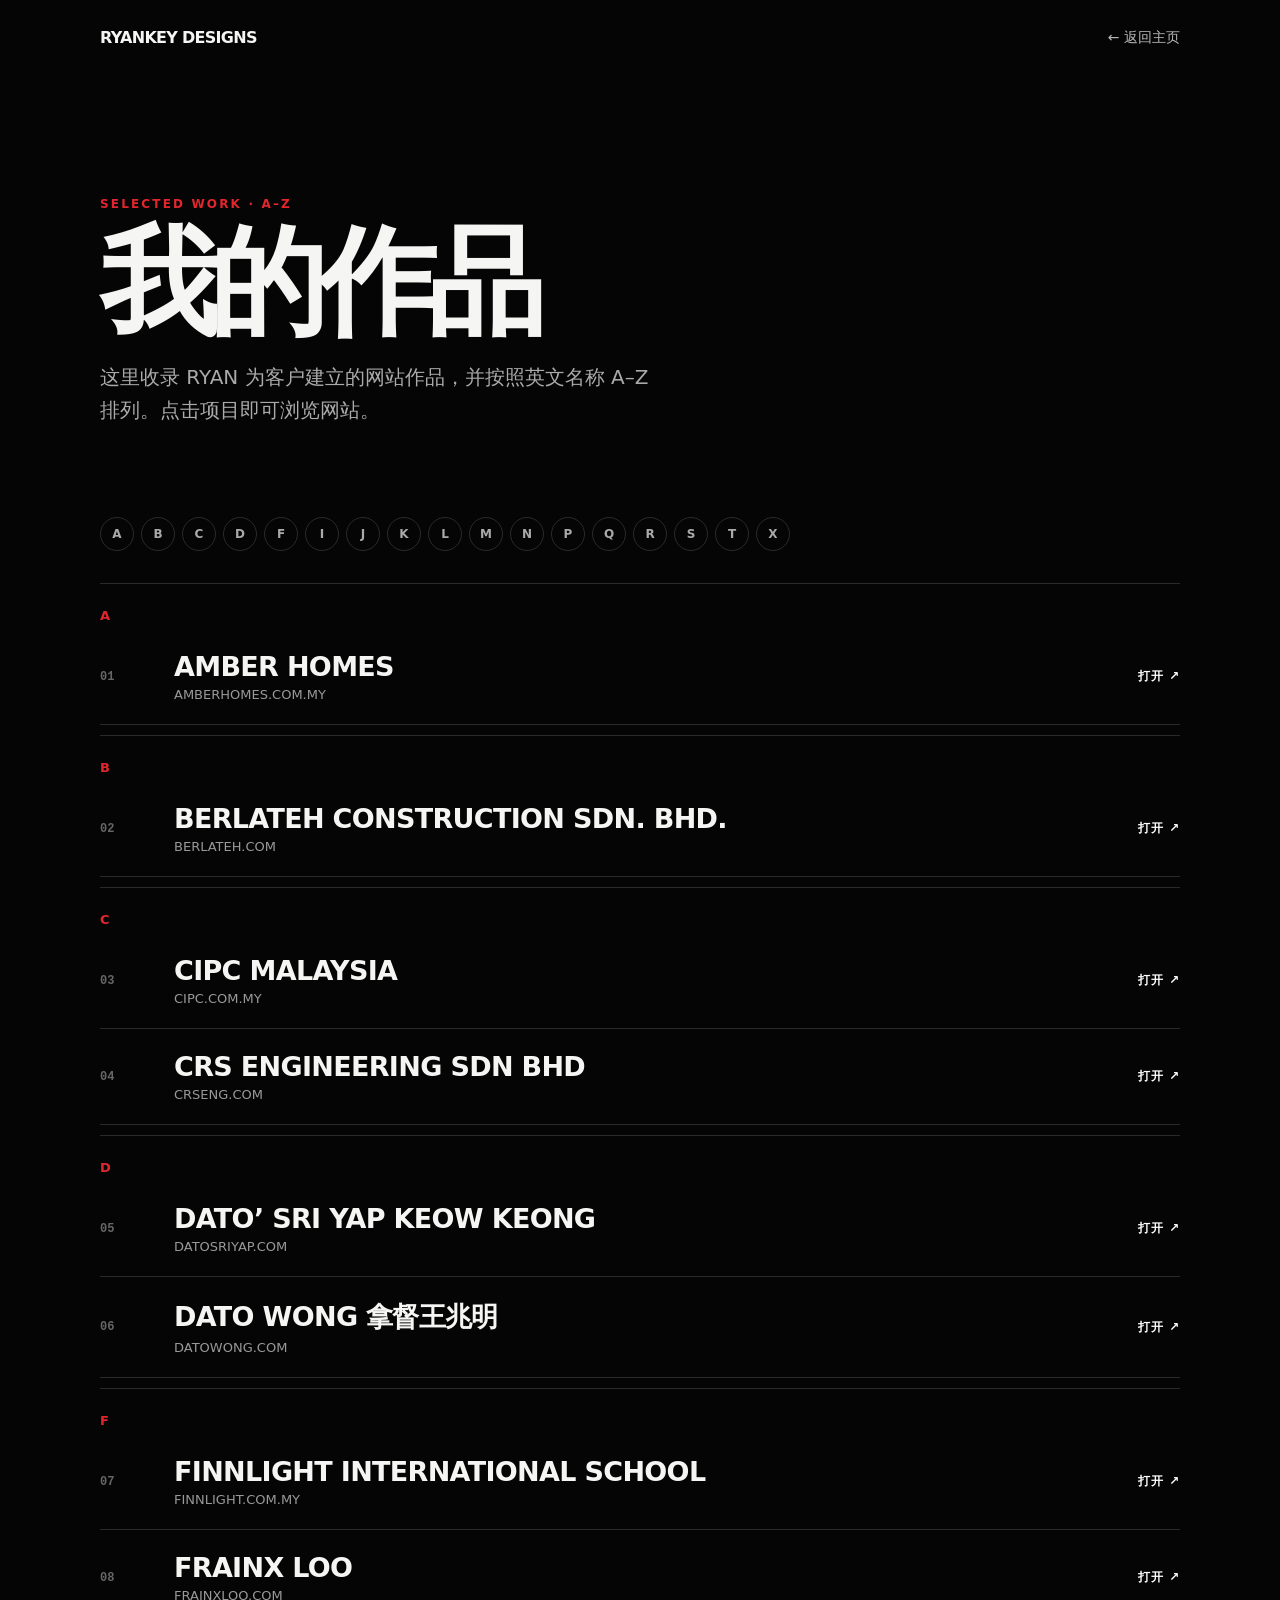
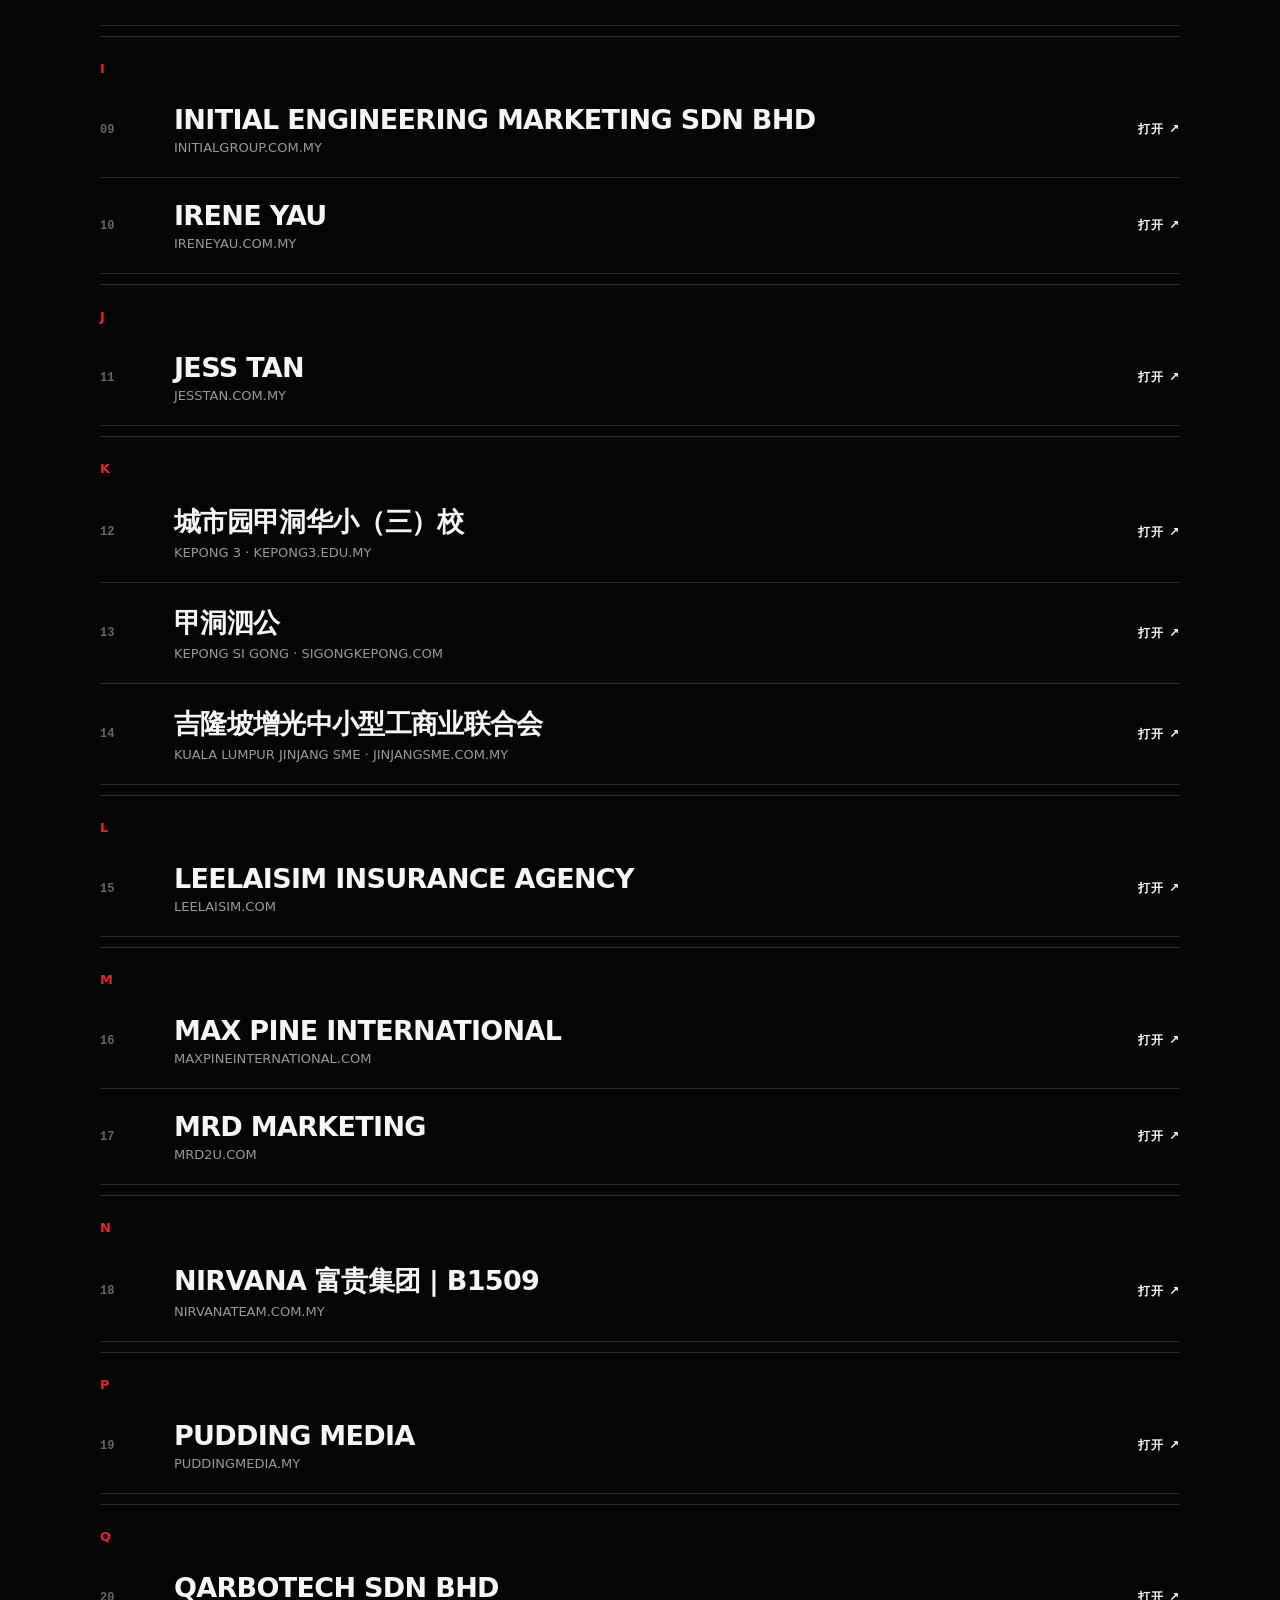
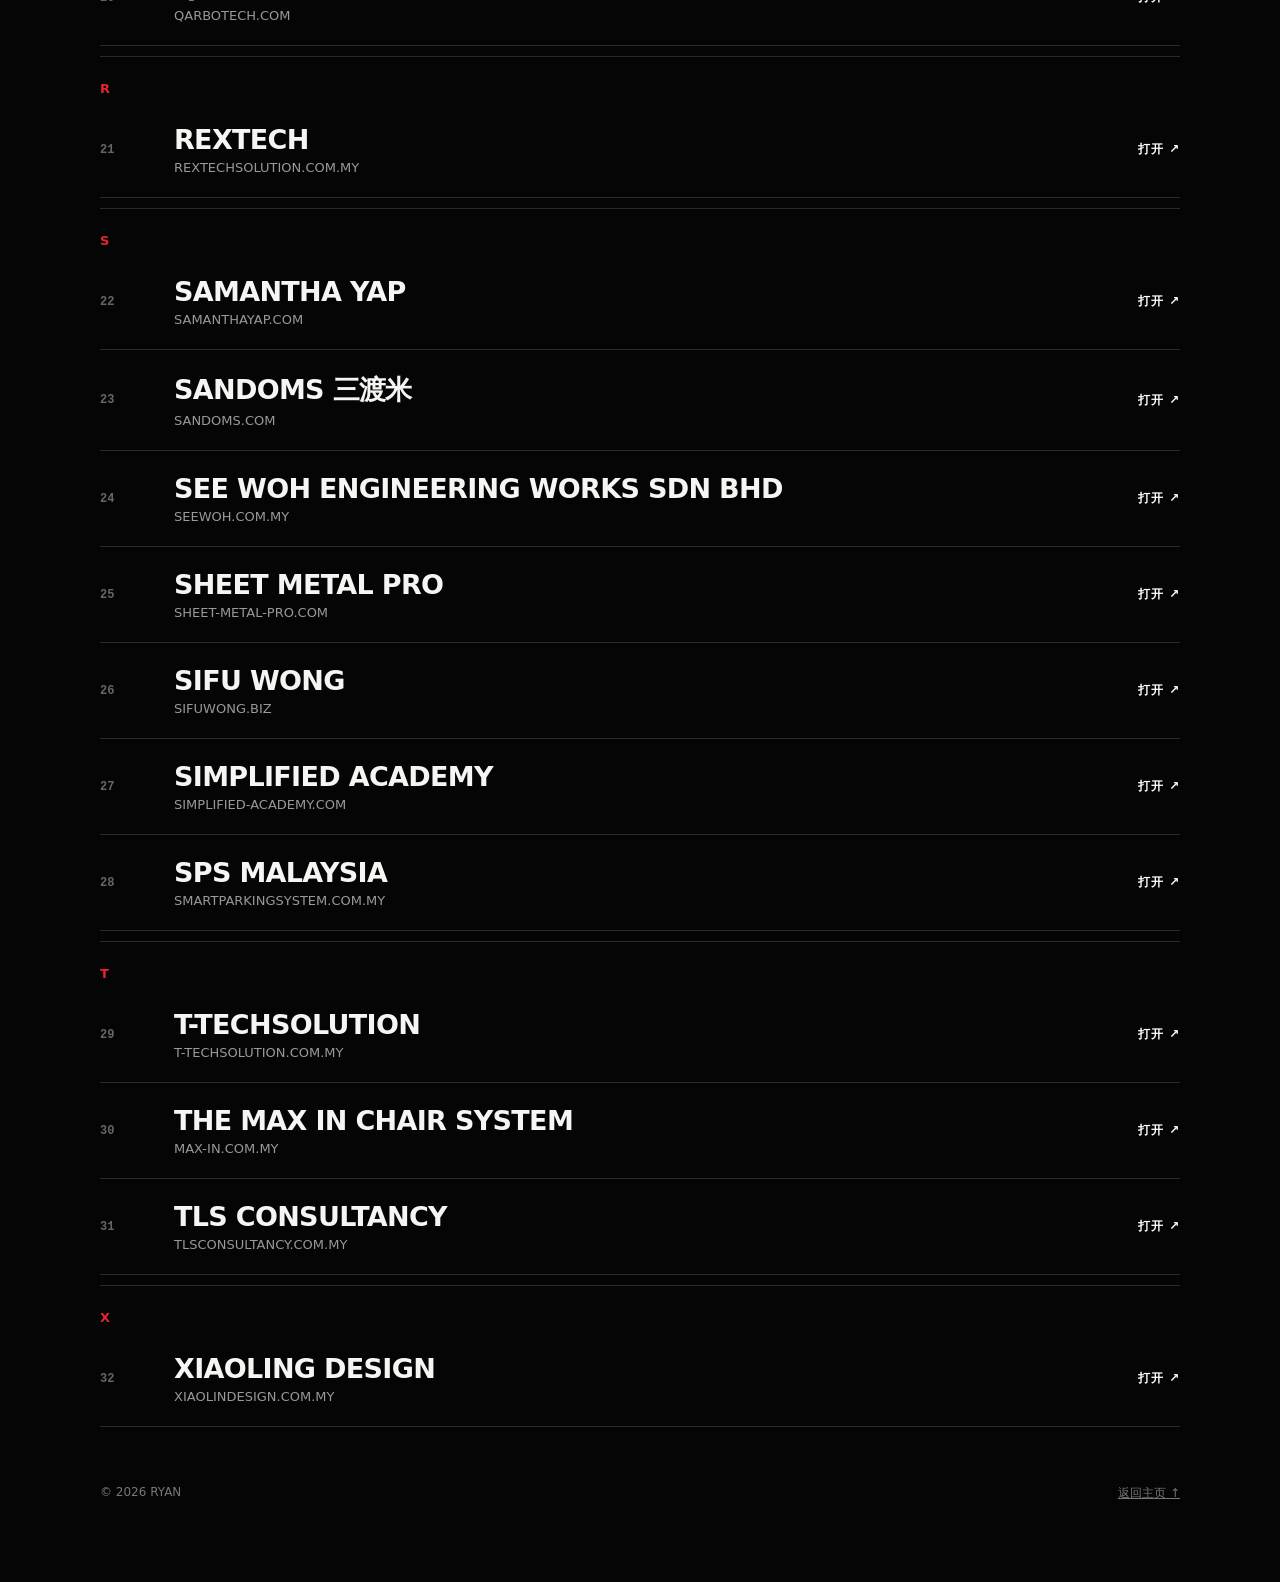
<file: works.html>
<!doctype html>
<html lang="zh-Hans">
<head>
  <meta charset="utf-8">
  <meta name="viewport" content="width=device-width,initial-scale=1,viewport-fit=cover">
  <title>我的作品 | Ryan</title>
  <meta name="description" content="Ryan 的客户网站作品，按英文字母 A–Z 排列。">
  <link rel="icon" type="image/png" href="favicon-32.png">
  <style>
    :root{color-scheme:dark;--bg:#050505;--text:#f5f5f3;--muted:#999;--line:#2a2a2a;--red:#e3262e}
    *{box-sizing:border-box}
    html{scroll-behavior:smooth}
    body{margin:0;background:var(--bg);color:var(--text);text-transform:uppercase;font-family:Inter,ui-sans-serif,system-ui,-apple-system,"Segoe UI",sans-serif}
    a{color:inherit}
    .wrap{width:min(100% - 36px,1080px);margin:auto;padding:28px 0 80px}
    .topbar{display:flex;align-items:center;justify-content:space-between;gap:20px}
    .brand{font-weight:900;letter-spacing:-.045em;text-decoration:none}
    .back{font-size:14px;color:#bbb;text-decoration:none}
    .back:hover,.back:focus-visible{color:#fff}
    header{padding:clamp(72px,12vw,150px) 0 clamp(48px,8vw,90px)}
    .eyebrow{margin:0 0 18px;color:var(--red);font-size:12px;font-weight:800;letter-spacing:.18em;text-transform:uppercase}
    h1{margin:0;font-size:clamp(54px,11vw,118px);line-height:.9;letter-spacing:-.075em}
    .intro{max-width:560px;margin:26px 0 0;color:#aaa;font-size:clamp(16px,2vw,20px);line-height:1.65}
    .az{display:flex;flex-wrap:wrap;gap:7px;padding:0 0 32px}
    .az a{display:grid;place-items:center;width:34px;height:34px;border:1px solid var(--line);border-radius:50%;color:#aaa;text-decoration:none;font-size:12px;font-weight:800}
    .az a:hover,.az a:focus-visible{border-color:var(--red);background:var(--red);color:white;outline:0}
    .group{scroll-margin-top:24px;border-top:1px solid var(--line);padding:24px 0 10px}
    .group-title{margin:0 0 6px;color:var(--red);font-size:13px;letter-spacing:.14em}
    .work{display:grid;grid-template-columns:56px minmax(0,1fr) auto;align-items:center;gap:18px;padding:22px 0;border-bottom:1px solid var(--line);text-decoration:none}
    .index{color:#666;font:700 12px ui-monospace,SFMono-Regular,Menlo,monospace}
    .name{font-size:clamp(18px,2.4vw,27px);font-weight:760;letter-spacing:-.025em}
    .domain{display:block;margin-top:5px;color:var(--muted);font-size:13px;font-weight:450;letter-spacing:0;word-break:break-all}
    .arrow{display:inline-flex;align-items:center;gap:7px;color:#fff;font-size:12px;font-weight:800;letter-spacing:.08em;white-space:nowrap;transition:.2s}
    .work:hover .name,.work:focus-visible .name{color:var(--red)}
    .work:hover .arrow,.work:focus-visible .arrow{color:var(--red);transform:translate(3px,-3px)}
    .work:focus-visible{outline:2px solid var(--red);outline-offset:5px}
    footer{display:flex;justify-content:space-between;gap:20px;padding-top:48px;color:#777;font-size:12px}
    @media(max-width:600px){.wrap{width:min(100% - 28px,1080px);padding-top:22px}.brand{font-size:14px}header{padding:68px 0 48px}.az{gap:6px}.az a{width:31px;height:31px}.work{grid-template-columns:36px minmax(0,1fr) auto;gap:10px;padding:19px 0}.domain{font-size:12px}footer{display:block;line-height:1.8}}
  </style>
</head>
<body>
  <main class="wrap">
    <nav class="topbar" aria-label="页面导航"><a class="brand" href="index.html">RYANKEY DESIGNS</a><a class="back" href="index.html">← 返回主页</a></nav>
    <header><p class="eyebrow">Selected Work · A–Z</p><h1>我的作品</h1><p class="intro">这里收录 Ryan 为客户建立的网站作品，并按照英文名称 A–Z 排列。点击项目即可浏览网站。</p></header>
    <nav class="az" aria-label="按字母浏览">
      <a href="#A">A</a><a href="#B">B</a><a href="#C">C</a><a href="#D">D</a><a href="#F">F</a><a href="#I">I</a><a href="#J">J</a><a href="#K">K</a><a href="#L">L</a><a href="#M">M</a><a href="#N">N</a><a href="#P">P</a><a href="#Q">Q</a><a href="#R">R</a><a href="#S">S</a><a href="#T">T</a><a href="#X">X</a>
    </nav>
    <section class="group" id="A"><h2 class="group-title">A</h2><a class="work" href="https://www.amberhomes.com.my/home/" target="_blank" rel="noopener"><span class="index">01</span><span class="name">Amber Homes<span class="domain">amberhomes.com.my</span></span><span class="arrow">打开 ↗</span></a></section>
    <section class="group" id="B"><h2 class="group-title">B</h2><a class="work" href="https://berlateh.com/" target="_blank" rel="noopener"><span class="index">02</span><span class="name">Berlateh Construction Sdn. Bhd.<span class="domain">berlateh.com</span></span><span class="arrow">打开 ↗</span></a></section>
    <section class="group" id="C"><h2 class="group-title">C</h2><a class="work" href="https://cipc.com.my/" target="_blank" rel="noopener"><span class="index">03</span><span class="name">CIPC MALAYSIA<span class="domain">cipc.com.my</span></span><span class="arrow">打开 ↗</span></a><a class="work" href="https://crseng.com/" target="_blank" rel="noopener"><span class="index">04</span><span class="name">CRS ENGINEERING SDN BHD<span class="domain">crseng.com</span></span><span class="arrow">打开 ↗</span></a></section>
    <section class="group" id="D"><h2 class="group-title">D</h2><a class="work" href="https://datosriyap.com/" target="_blank" rel="noopener"><span class="index">05</span><span class="name">DATO’ SRI YAP KEOW KEONG<span class="domain">datosriyap.com</span></span><span class="arrow">打开 ↗</span></a><a class="work" href="https://datowong.com/" target="_blank" rel="noopener"><span class="index">06</span><span class="name">Dato Wong 拿督王兆明<span class="domain">datowong.com</span></span><span class="arrow">打开 ↗</span></a></section>
    <section class="group" id="F"><h2 class="group-title">F</h2><a class="work" href="https://finnlight.com.my/" target="_blank" rel="noopener"><span class="index">07</span><span class="name">FINNLIGHT INTERNATIONAL SCHOOL<span class="domain">finnlight.com.my</span></span><span class="arrow">打开 ↗</span></a><a class="work" href="https://frainxloo.com/" target="_blank" rel="noopener"><span class="index">08</span><span class="name">Frainx Loo<span class="domain">frainxloo.com</span></span><span class="arrow">打开 ↗</span></a></section>
    <section class="group" id="I"><h2 class="group-title">I</h2><a class="work" href="https://initialgroup.com.my/" target="_blank" rel="noopener"><span class="index">09</span><span class="name">Initial Engineering Marketing Sdn Bhd<span class="domain">initialgroup.com.my</span></span><span class="arrow">打开 ↗</span></a><a class="work" href="https://ireneyau.com.my/" target="_blank" rel="noopener"><span class="index">10</span><span class="name">Irene Yau<span class="domain">ireneyau.com.my</span></span><span class="arrow">打开 ↗</span></a></section>
    <section class="group" id="J"><h2 class="group-title">J</h2><a class="work" href="https://jesstan.com.my/" target="_blank" rel="noopener"><span class="index">11</span><span class="name">Jess Tan<span class="domain">jesstan.com.my</span></span><span class="arrow">打开 ↗</span></a></section>
    <section class="group" id="K"><h2 class="group-title">K</h2><a class="work" href="https://kepong3.edu.my/" target="_blank" rel="noopener"><span class="index">12</span><span class="name">城市园甲洞华小（三）校<span class="domain">Kepong 3 · kepong3.edu.my</span></span><span class="arrow">打开 ↗</span></a><a class="work" href="https://sigongkepong.com/" target="_blank" rel="noopener"><span class="index">13</span><span class="name">甲洞泗公<span class="domain">Kepong Si Gong · sigongkepong.com</span></span><span class="arrow">打开 ↗</span></a><a class="work" href="https://jinjangsme.com.my/" target="_blank" rel="noopener"><span class="index">14</span><span class="name">吉隆坡增光中小型工商业联合会<span class="domain">Kuala Lumpur Jinjang SME · jinjangsme.com.my</span></span><span class="arrow">打开 ↗</span></a></section>
    <section class="group" id="L"><h2 class="group-title">L</h2><a class="work" href="https://leelaisim.com/" target="_blank" rel="noopener"><span class="index">15</span><span class="name">Leelaisim Insurance Agency<span class="domain">leelaisim.com</span></span><span class="arrow">打开 ↗</span></a></section>
    <section class="group" id="M"><h2 class="group-title">M</h2><a class="work" href="https://maxpineinternational.com/" target="_blank" rel="noopener"><span class="index">16</span><span class="name">Max Pine International<span class="domain">maxpineinternational.com</span></span><span class="arrow">打开 ↗</span></a><a class="work" href="https://mrd2u.com/" target="_blank" rel="noopener"><span class="index">17</span><span class="name">MRD Marketing<span class="domain">mrd2u.com</span></span><span class="arrow">打开 ↗</span></a></section>
    <section class="group" id="N"><h2 class="group-title">N</h2><a class="work" href="https://nirvanateam.com.my/" target="_blank" rel="noopener"><span class="index">18</span><span class="name">Nirvana 富贵集团 | B1509<span class="domain">nirvanateam.com.my</span></span><span class="arrow">打开 ↗</span></a></section>
    <section class="group" id="P"><h2 class="group-title">P</h2><a class="work" href="https://puddingmedia.my/" target="_blank" rel="noopener"><span class="index">19</span><span class="name">Pudding Media<span class="domain">puddingmedia.my</span></span><span class="arrow">打开 ↗</span></a></section>
    <section class="group" id="Q"><h2 class="group-title">Q</h2><a class="work" href="https://qarbotech.com/" target="_blank" rel="noopener"><span class="index">20</span><span class="name">Qarbotech Sdn Bhd<span class="domain">qarbotech.com</span></span><span class="arrow">打开 ↗</span></a></section>
    <section class="group" id="R"><h2 class="group-title">R</h2><a class="work" href="https://rextechsolution.com.my/" target="_blank" rel="noopener"><span class="index">21</span><span class="name">REXTECH<span class="domain">rextechsolution.com.my</span></span><span class="arrow">打开 ↗</span></a></section>
    <section class="group" id="S"><h2 class="group-title">S</h2><a class="work" href="https://samanthayap.com/" target="_blank" rel="noopener"><span class="index">22</span><span class="name">SAMANTHA YAP<span class="domain">samanthayap.com</span></span><span class="arrow">打开 ↗</span></a><a class="work" href="https://sandoms.com/" target="_blank" rel="noopener"><span class="index">23</span><span class="name">SANdoMs 三渡米<span class="domain">sandoms.com</span></span><span class="arrow">打开 ↗</span></a><a class="work" href="https://seewoh.com.my/" target="_blank" rel="noopener"><span class="index">24</span><span class="name">SEE WOH ENGINEERING WORKS SDN BHD<span class="domain">seewoh.com.my</span></span><span class="arrow">打开 ↗</span></a><a class="work" href="https://sheet-metal-pro.com/" target="_blank" rel="noopener"><span class="index">25</span><span class="name">Sheet Metal Pro<span class="domain">sheet-metal-pro.com</span></span><span class="arrow">打开 ↗</span></a><a class="work" href="https://sifuwong.biz/" target="_blank" rel="noopener"><span class="index">26</span><span class="name">SiFU WONG<span class="domain">sifuwong.biz</span></span><span class="arrow">打开 ↗</span></a><a class="work" href="https://simplified-academy.com/" target="_blank" rel="noopener"><span class="index">27</span><span class="name">Simplified Academy<span class="domain">simplified-academy.com</span></span><span class="arrow">打开 ↗</span></a><a class="work" href="https://smartparkingsystem.com.my/" target="_blank" rel="noopener"><span class="index">28</span><span class="name">SPS Malaysia<span class="domain">smartparkingsystem.com.my</span></span><span class="arrow">打开 ↗</span></a></section>
    <section class="group" id="T"><h2 class="group-title">T</h2><a class="work" href="https://t-techsolution.com.my/" target="_blank" rel="noopener"><span class="index">29</span><span class="name">T-techsolution<span class="domain">t-techsolution.com.my</span></span><span class="arrow">打开 ↗</span></a><a class="work" href="https://www.max-in.com.my/" target="_blank" rel="noopener"><span class="index">30</span><span class="name">The Max In Chair System<span class="domain">max-in.com.my</span></span><span class="arrow">打开 ↗</span></a><a class="work" href="https://tlsconsultancy.com.my/" target="_blank" rel="noopener"><span class="index">31</span><span class="name">TLS CONSULTANCY<span class="domain">tlsconsultancy.com.my</span></span><span class="arrow">打开 ↗</span></a></section>
    <section class="group" id="X"><h2 class="group-title">X</h2><a class="work" href="https://xiaolindesign.com.my/" target="_blank" rel="noopener"><span class="index">32</span><span class="name">XiaoLing Design<span class="domain">xiaolindesign.com.my</span></span><span class="arrow">打开 ↗</span></a></section>
    <footer><span>© 2026 Ryan</span><a href="index.html">返回主页 ↑</a></footer>
  </main>
</body>
</html>
</file>
<file: enhancements.css>
.portrait{overflow:hidden}
.portrait img{display:block;object-position:center 22%;background:#9b7557;will-change:transform;animation:portraitIn 1.15s cubic-bezier(.2,.8,.2,1) both}
.brand{animation:shimmer 4s ease-in-out infinite}
body:before{animation:ambientDrift 18s ease-in-out infinite alternate}
.hero{position:relative;isolation:isolate;transform-style:preserve-3d;will-change:transform;transition:transform .18s ease-out,border-color .35s ease,box-shadow .35s ease}
.hero:before{content:"";position:absolute;z-index:3;inset:0;pointer-events:none;background:radial-gradient(420px circle at var(--hero-x,72%) var(--hero-y,28%),rgba(255,238,194,.16),transparent 48%);opacity:.35;transition:opacity .3s}
.hero:hover{border-color:rgba(232,184,106,.25);box-shadow:0 34px 115px rgba(0,0,0,.58),0 0 55px rgba(232,184,106,.06)}
.hero:hover:before{opacity:1}
.hero .intro,.hero .portrait{position:relative;z-index:1}
.hero .portrait img{transform:scale(1.025) translate3d(var(--portrait-x,0),var(--portrait-y,0),0);transition:transform .3s cubic-bezier(.2,.8,.2,1),filter .35s ease}
.hero:hover .portrait img{filter:saturate(.88) contrast(1.07)}
.eyebrow,.intro h1,.title,.location,.hero-about{animation:heroTextIn .8s cubic-bezier(.2,.8,.2,1) both}
.intro h1{animation-delay:.08s}.title{animation-delay:.16s}.location{animation-delay:.22s}.hero-about{animation-delay:.28s}
.intro h1 span{background-size:220% 100%;animation:goldFlow 6s ease-in-out infinite}
.actions .action{position:relative;overflow:hidden;animation:actionIn .65s cubic-bezier(.2,.8,.2,1) both}
.actions .action:nth-child(1){animation-delay:.18s}.actions .action:nth-child(2){animation-delay:.25s}.actions .action:nth-child(3){animation-delay:.32s}.actions .action:nth-child(4){animation-delay:.39s}
.action:after{content:"";position:absolute;inset:-80% -30%;background:linear-gradient(110deg,transparent 38%,rgba(255,255,255,.12) 50%,transparent 62%);transform:translateX(-70%) rotate(8deg);transition:transform .65s ease}
.action:hover:after,.action:focus-visible:after{transform:translateX(70%) rotate(8deg)}
.action b{animation:softPulse 3s ease-in-out infinite}
.online:before{animation:onlinePulse 2.2s ease-in-out infinite}
.experience{display:grid;grid-template-columns:repeat(3,1fr);gap:12px}
.experience-card{--accent:#e8b86a;position:relative;min-height:245px;padding:24px;border-radius:20px;background:linear-gradient(145deg,#151d2a,rgba(21,29,42,.62));border:1px solid rgba(255,255,255,.09);overflow:hidden;transition:.35s cubic-bezier(.2,.8,.2,1)}
.experience-card.cyan{--accent:#67d8e7}.experience-card.violet{--accent:#bd8cff}
.experience-card:before{content:"";position:absolute;width:120px;height:120px;right:-60px;top:-60px;border-radius:50%;background:var(--accent);filter:blur(48px);opacity:.12;transition:.35s}
.experience-card:hover{transform:translateY(-7px);border-color:var(--accent);box-shadow:0 22px 50px rgba(0,0,0,.22)}
.experience-card:hover:before{opacity:.3;transform:scale(1.35)}
.experience-card .number{color:var(--accent);font:800 11px ui-monospace,monospace;letter-spacing:.14em}
.experience-card h3{margin:38px 0 12px;font-size:20px;line-height:1.25}
.experience-card p{margin:0;color:#9aa8b8;font-size:13px;line-height:1.7}
.section.reveal{opacity:0;transform:translateY(34px) scale(.992);transition:opacity .78s ease,transform .78s cubic-bezier(.2,.8,.2,1)}
.section.reveal.visible{opacity:1;transform:none}
.section.reveal .contact,.section.reveal .social,.section.reveal .review-card,.section.reveal .client-card,.section.reveal .experience-card,.section.reveal .extra-service-card{opacity:0;transform:translateY(16px);transition:opacity .55s ease,transform .55s cubic-bezier(.2,.8,.2,1),border-color .25s,box-shadow .25s}
.section.reveal.visible .contact,.section.reveal.visible .social,.section.reveal.visible .review-card,.section.reveal.visible .client-card,.section.reveal.visible .experience-card,.section.reveal.visible .extra-service-card{opacity:1;transform:none}
.section.reveal.visible :is(.contact,.social,.review-card,.client-card,.experience-card,.extra-service-card):nth-child(2){transition-delay:.06s}
.section.reveal.visible :is(.contact,.social,.review-card,.client-card,.experience-card,.extra-service-card):nth-child(3){transition-delay:.12s}
.section.reveal.visible :is(.contact,.social,.review-card,.client-card,.experience-card,.extra-service-card):nth-child(4){transition-delay:.18s}
.section.reveal.visible .contact:hover,.section.reveal.visible .social:hover{transform:translateY(-2px)}
.section.reveal.visible .review-card:hover,.section.reveal.visible .client-card:hover{transform:translateY(-4px)}.section.reveal.visible .extra-service-card:hover{transform:translateY(-5px)}
.section.reveal.visible .experience-card:hover{transform:translateY(-7px)}
.social:hover .badge{transform:rotate(-6deg) scale(1.08);box-shadow:0 8px 20px rgba(232,184,106,.16)}
.badge,.client-visual img{transition:transform .35s cubic-bezier(.2,.8,.2,1),box-shadow .35s ease}
.client-card:hover .client-visual img{transform:translateY(-4px) scale(1.06);box-shadow:0 18px 36px rgba(0,0,0,.34)}
.review-card:hover .stars{animation:starGlow .8s ease}
.review-arrow,.client-arrow{position:relative;overflow:hidden}
.review-arrow:active,.client-arrow:active,.action:active,.social:active,.contact:active{transform:scale(.97)}
@keyframes portraitIn{from{opacity:0;transform:scale(1.1)}to{opacity:1;transform:scale(1.025)}}
@keyframes heroTextIn{from{opacity:0;transform:translateY(18px)}to{opacity:1;transform:none}}
@keyframes actionIn{from{opacity:0;transform:translateY(14px)}to{opacity:1;transform:none}}
@keyframes shimmer{0%,100%{filter:drop-shadow(0 0 0 rgba(232,184,106,0))}50%{filter:drop-shadow(0 0 15px rgba(232,184,106,.28))}}
@keyframes goldFlow{0%,100%{background-position:0 50%}50%{background-position:100% 50%}}
@keyframes softPulse{0%,100%{transform:scale(1)}50%{transform:scale(1.1)}}
@keyframes onlinePulse{0%,100%{box-shadow:0 0 10px #60efa4;opacity:.8}50%{box-shadow:0 0 24px #60efa4;opacity:1}}
@keyframes ambientDrift{from{background-position:0 0,0 0,0 0,0 0}to{background-position:34px 20px,-28px 26px,22px 22px,22px 22px}}
@keyframes starGlow{50%{filter:drop-shadow(0 0 8px rgba(251,188,4,.55))}}
@media(max-width:720px){.experience{grid-template-columns:1fr}.experience-card{min-height:210px}.experience-card h3{margin-top:28px}.hero{transform:none!important}.hero:before{opacity:.55}.hero .portrait img{transform:scale(1.025)}}
@media(prefers-reduced-motion:reduce){body:before,.portrait img,.brand,.action b,.online:before,.eyebrow,.intro h1,.title,.location,.hero-about,.actions .action,.intro h1 span{animation:none!important}.hero,.hero .portrait img{transform:none!important;transition:none!important}.section.reveal,.section.reveal *{opacity:1!important;transform:none!important;transition:none!important}}

body.is-loading{overflow:hidden}
.site-loader{position:fixed;z-index:9999;inset:0;display:grid;place-items:center;overflow:hidden;background:#080b12;color:#f7f4ed;opacity:1;visibility:visible;transition:opacity .8s cubic-bezier(.4,0,.2,1),visibility .8s}
.site-loader:before{content:"";position:absolute;inset:-15%;background:radial-gradient(circle at 30% 25%,rgba(103,216,231,.12),transparent 28%),radial-gradient(circle at 72% 64%,rgba(232,184,106,.16),transparent 32%),linear-gradient(rgba(255,255,255,.022) 1px,transparent 1px),linear-gradient(90deg,rgba(255,255,255,.022) 1px,transparent 1px);background-size:auto,auto,44px 44px,44px 44px;animation:loaderAmbient 3s ease-in-out both}
.site-loader.is-exiting{opacity:0;visibility:hidden}
.site-loader-inner{position:relative;z-index:1;text-align:center;padding:30px}
.site-loader-brand{margin:0;font-size:clamp(30px,7vw,70px);font-weight:900;line-height:1;letter-spacing:-.065em;text-transform:uppercase;animation:loaderBrand 1.1s cubic-bezier(.2,.8,.2,1) both}
.site-loader-brand span{color:#e8b86a}
.site-loader-location{margin:14px 0 0;color:#9aa8b8;font:700 clamp(9px,1.4vw,12px) ui-monospace,monospace;letter-spacing:.34em;text-indent:.34em;text-transform:uppercase;animation:loaderLocation .8s .35s ease both}
.site-loader-line{width:min(220px,54vw);height:1px;margin:25px auto 0;overflow:hidden;background:rgba(255,255,255,.1)}
.site-loader-line:after{content:"";display:block;width:100%;height:100%;transform-origin:left;background:linear-gradient(90deg,#67d8e7,#e8b86a);animation:loaderProgress 3s linear both}
@keyframes loaderBrand{from{opacity:0;transform:translateY(18px) scale(.96);filter:blur(8px)}to{opacity:1;transform:none;filter:none}}
@keyframes loaderLocation{from{opacity:0;transform:translateY(8px)}to{opacity:1;transform:none}}
@keyframes loaderProgress{from{transform:scaleX(0)}to{transform:scaleX(1)}}
@keyframes loaderAmbient{from{transform:scale(1);filter:hue-rotate(0)}to{transform:scale(1.08);filter:hue-rotate(8deg)}}
@media(prefers-reduced-motion:reduce){.site-loader:before,.site-loader-brand,.site-loader-location,.site-loader-line:after{animation:none!important}.site-loader-line:after{transform:scaleX(1)}}

.interaction-progress{position:fixed;z-index:9998;top:0;left:0;width:100%;height:3px;pointer-events:none;transform:scaleX(var(--scroll-progress,0));transform-origin:left;background:linear-gradient(90deg,#67d8e7,#e8b86a);box-shadow:0 0 16px rgba(232,184,106,.5)}
.back-to-top{position:fixed;z-index:90;right:max(18px,env(safe-area-inset-right));bottom:max(18px,env(safe-area-inset-bottom));display:grid;place-items:center;width:46px;height:46px;border:1px solid rgba(232,184,106,.32);border-radius:50%;background:rgba(17,23,34,.9);backdrop-filter:blur(14px);color:#e8b86a;box-shadow:0 14px 36px rgba(0,0,0,.3);cursor:pointer;opacity:0;visibility:hidden;transform:translateY(14px) scale(.9);transition:opacity .3s,visibility .3s,transform .3s,border-color .3s}
.back-to-top.is-visible{opacity:1;visibility:visible;transform:none}
.back-to-top:hover,.back-to-top:focus-visible{border-color:#e8b86a;transform:translateY(-3px);outline:none}
.back-to-top svg{width:20px;height:20px}
.section-head h2{position:relative}
.section-head h2:after{content:"";display:block;width:36px;height:2px;margin-top:10px;border-radius:2px;background:linear-gradient(90deg,#e8b86a,#67d8e7);transform:scaleX(.25);transform-origin:left;opacity:.45;transition:transform .6s cubic-bezier(.2,.8,.2,1),opacity .4s}
.section.visible .section-head h2:after,.section:hover .section-head h2:after{transform:scaleX(1);opacity:1}
.interactive-glow{--glow-x:50%;--glow-y:50%;position:relative;isolation:isolate}
.interactive-glow:after{content:"";position:absolute;z-index:0;inset:0;border-radius:inherit;pointer-events:none;background:radial-gradient(220px circle at var(--glow-x) var(--glow-y),rgba(232,184,106,.13),rgba(103,216,231,.045) 40%,transparent 70%);opacity:0;transition:opacity .3s}
.interactive-glow>*{position:relative;z-index:1}.interactive-glow:hover:after,.interactive-glow:focus-visible:after{opacity:1}
.interaction-ripple{position:absolute;z-index:5;width:12px;height:12px;border-radius:50%;pointer-events:none;background:rgba(255,255,255,.32);transform:translate(-50%,-50%) scale(0);animation:rippleOut .62s ease-out forwards}
.action,.contact,.social,.review-arrow,.client-arrow{overflow:hidden}
.action,.contact,.social,.review-arrow,.client-arrow,.back-to-top{touch-action:manipulation}
.slider-active .review-card,.slider-active .client-card,.slider-active .extra-service-card{transition:transform .28s cubic-bezier(.2,.8,.2,1),opacity .28s}
.slider-active .review-card:not(:hover),.slider-active .client-card:not(:hover),.slider-active .extra-service-card:not(:hover){opacity:.88}
@keyframes rippleOut{0%{transform:translate(-50%,-50%) scale(0);opacity:.7}100%{transform:translate(-50%,-50%) scale(14);opacity:0}}
@media(max-width:720px){.interaction-progress{height:2px}.back-to-top{width:42px;height:42px}.interactive-glow:after{display:none}}
@media(prefers-reduced-motion:reduce){.interaction-progress{transition:none}.back-to-top,.section-head h2:after{transition:none}.interaction-ripple{display:none}}

/* Community and public-service roles inside the hero */
.hero{min-height:540px}
.hero-roles{margin-top:16px;padding:14px 15px;border:1px solid rgba(103,216,231,.18);border-radius:16px;background:linear-gradient(135deg,rgba(103,216,231,.07),rgba(232,184,106,.06));box-shadow:inset 0 1px 0 rgba(255,255,255,.035);animation:heroTextIn .8s .34s cubic-bezier(.2,.8,.2,1) both}
.hero-roles__title{display:flex;align-items:center;gap:8px;margin:0 0 10px;color:var(--gold);font-size:11px;font-weight:800;letter-spacing:.08em}
.hero-roles__title:before{content:"";width:18px;height:1px;background:linear-gradient(90deg,var(--gold),var(--cyan))}
.hero-roles__list{display:grid;gap:8px;margin:0;padding:0;list-style:none}
.hero-roles__list li{position:relative;padding-left:15px;color:#aebbc8;font-size:11px;line-height:1.5}
.hero-roles__list li:before{content:"";position:absolute;left:0;top:.58em;width:5px;height:5px;border-radius:50%;background:var(--cyan);box-shadow:0 0 9px rgba(103,216,231,.45)}
.hero-roles__list strong{color:#eef2f5;font-weight:720}
.hero-roles:hover{border-color:rgba(232,184,106,.32);transform:translateY(-2px);transition:border-color .25s ease,transform .25s ease}
@media(max-width:720px){.hero{min-height:auto}.hero-roles{padding:13px 14px}.hero-roles__list li{font-size:11px}}

/* 20% larger typography for the hero roles card */
.hero-roles__title,.hero-roles__list li{font-size:13.2px}

/* 40% larger hero biography typography */
.hero-about{font-size:18.2px}
.hero-specialties{font-size:15.4px;line-height:1.5}

/* 50% larger header brand logo */
.topbar .brand{font-size:24px;line-height:1}

/* Clickable WhatsApp availability indicator */
.topbar .online{text-decoration:none;cursor:pointer;padding:8px 10px;border:1px solid transparent;border-radius:999px;transition:color .2s ease,border-color .2s ease,background .2s ease,transform .2s ease}
.topbar .online:hover,.topbar .online:focus-visible{color:#dfffee;border-color:rgba(96,239,164,.28);background:rgba(96,239,164,.08);transform:translateY(-1px);outline:none}
.topbar .online:focus-visible{box-shadow:0 0 0 3px rgba(96,239,164,.14)}

/* Featured AI review generator */
.contact.review-generator{position:relative;isolation:isolate;grid-column:1/-1;overflow:hidden;background:linear-gradient(120deg,#087ee1 0%,#6657e8 52%,#b842d8 100%);border-color:rgba(255,255,255,.3);box-shadow:0 14px 36px rgba(72,87,230,.25)}
.contact.review-generator:before{content:"";position:absolute;z-index:-1;inset:-80% 45% -80% -20%;background:linear-gradient(100deg,transparent,rgba(255,255,255,.2),transparent);transform:rotate(12deg);transition:transform .45s ease}
.contact.review-generator:hover,.contact.review-generator:focus-visible{border-color:rgba(255,255,255,.9);box-shadow:0 18px 44px rgba(72,87,230,.38);outline:none}
.contact.review-generator:hover:before,.contact.review-generator:focus-visible:before{transform:translateX(135%) rotate(12deg)}
.contact.review-generator small{color:rgba(255,255,255,.78);font-weight:800;letter-spacing:.08em;text-transform:uppercase}
.contact.review-generator strong{display:block;color:#fff;font-size:16px}
.contact.review-generator .contact-note{display:block;margin-top:5px;color:rgba(255,255,255,.84);font-size:12px;line-height:1.5}
.contact.review-generator em{color:#fff;font-size:24px}
</file>
<file: package-selector.css>
.package-picker{margin-top:16px}.package-picker__intro{max-width:620px;color:#aebbc8;line-height:1.7}.package-grid{display:grid;grid-template-columns:repeat(4,1fr);gap:12px}.package-card{display:flex;min-height:190px;flex-direction:column;justify-content:space-between;padding:24px;border:1px solid var(--line);border-radius:20px;background:linear-gradient(145deg,#151d2a,rgba(21,29,42,.66));box-shadow:0 18px 45px rgba(0,0,0,.18)}.package-card h3{margin:0;font-size:20px;letter-spacing:-.025em}.package-view,.package-button{border:1px solid rgba(232,184,106,.42);border-radius:14px;background:rgba(232,184,106,.12);color:var(--text);padding:13px 16px;font-weight:750;cursor:pointer;transition:.2s}.package-view:hover,.package-view:focus-visible,.package-button:hover,.package-button:focus-visible{border-color:var(--gold);background:rgba(232,184,106,.2);transform:translateY(-2px);outline:2px solid transparent}.package-modal[hidden]{display:none}.package-modal{position:fixed;inset:0;z-index:1000;display:grid;place-items:center;padding:18px}.package-modal__backdrop{position:absolute;inset:0;background:rgba(2,5,10,.8);backdrop-filter:blur(8px)}.package-modal__dialog{position:relative;width:min(100%,720px);max-height:min(88vh,820px);overflow:auto;overscroll-behavior:contain;border:1px solid rgba(232,184,106,.3);border-radius:26px;background:#111722;box-shadow:0 30px 100px rgba(0,0,0,.72)}.package-modal__body{padding:clamp(24px,5vw,42px)}.package-modal__close{position:sticky;z-index:2;top:14px;float:right;margin:14px 14px -54px 0;width:42px;height:42px;border:1px solid var(--line);border-radius:50%;background:#151d2a;color:var(--text);font-size:22px;cursor:pointer}.package-kicker{margin:0 0 8px;color:var(--gold);font:700 11px ui-monospace,monospace;letter-spacing:.16em;text-transform:uppercase}.package-modal h2{margin:0 48px 24px 0;font-size:clamp(28px,6vw,42px);letter-spacing:-.045em}.package-form{display:grid;gap:18px}.package-field label{display:block;margin-bottom:7px;color:#d9e1e9;font-size:13px;font-weight:700}.package-field input[type=text],.package-field input[type=tel]{width:100%;border:1px solid var(--line);border-radius:13px;background:#0b1018;color:var(--text);padding:14px 15px;font-size:16px}.package-field input:focus{border-color:var(--cyan);outline:3px solid rgba(103,216,231,.13)}.package-field input[aria-invalid=true]{border-color:#ff8b8b}.package-error{min-height:18px;margin:6px 0 0;color:#ff9f9f;font-size:12px}.package-consent{display:flex;align-items:flex-start;gap:10px;color:#c7d0da;font-size:13px;line-height:1.6}.package-consent input{flex:0 0 auto;margin-top:4px;accent-color:var(--gold)}.package-hp{position:absolute!important;left:-9999px!important;width:1px!important;height:1px!important;overflow:hidden!important}.package-submit{width:100%}.package-submit:disabled{opacity:.42;cursor:not-allowed;transform:none}.package-note{margin:0;color:var(--muted);font-size:12px;line-height:1.55}.package-success{margin:0 0 22px;padding:14px 16px;border:1px solid rgba(96,239,164,.28);border-radius:14px;background:rgba(96,239,164,.09);color:#aef6cd;line-height:1.55}.package-price{display:flex;flex-wrap:wrap;align-items:center;gap:10px;margin:0 0 10px;color:var(--gold);font-size:clamp(27px,5vw,38px);font-weight:850}.package-original-price{color:var(--muted);font-size:.48em;font-weight:700;text-decoration:line-through}.package-sale-price{color:var(--gold)}.package-fit{margin:0 0 22px;color:#bdc8d4;line-height:1.65}.package-details h3{margin:0 0 12px}.package-list{display:grid;gap:9px;margin:0;padding-left:22px;color:#cbd4dd;line-height:1.5}.package-actions{display:grid;grid-template-columns:1fr auto auto;gap:10px;margin-top:28px}.package-whatsapp{background:linear-gradient(135deg,#177c55,#20a56f);border-color:#45d99c;text-decoration:none;text-align:center}.package-secondary{background:#151d2a;border-color:var(--line)}body.package-modal-open{overflow:hidden}.package-noscript{color:#ffcb7a}@media(max-width:900px) and (min-width:761px){.package-grid{grid-template-columns:repeat(2,1fr)}}@media(max-width:760px){.package-grid{grid-template-columns:1fr}.package-card{min-height:145px}.package-modal{padding:8px}.package-modal__dialog{max-height:94vh;border-radius:20px}.package-actions{grid-template-columns:1fr}.package-button{width:100%}}

.package-inline-link{color:var(--gold,#e8b86a);font-weight:750;text-decoration:underline;text-decoration-thickness:1px;text-underline-offset:3px}.package-inline-link:hover,.package-inline-link:focus-visible{color:#fff0c9;outline:none;text-decoration-thickness:2px}
</file>
<file: package-card-enhancements.css>
.package-picker__intro{margin-top:8px!important;color:#aebbc8!important}
.package-card{position:relative;min-height:285px;justify-content:flex-start;overflow:hidden;isolation:isolate;transition:transform .28s ease,border-color .28s ease,box-shadow .28s ease}
.package-card:before{content:"";position:absolute;z-index:-1;inset:auto -25% -55% 30%;height:65%;background:radial-gradient(circle,rgba(232,184,106,.16),transparent 68%);opacity:0;transition:opacity .28s}
.package-card:hover,.package-card:focus-within{transform:translateY(-6px);border-color:rgba(232,184,106,.42);box-shadow:0 26px 60px rgba(0,0,0,.34)}
.package-card:hover:before,.package-card:focus-within:before{opacity:1}
.package-card__top{display:flex;align-items:center;justify-content:space-between;margin-bottom:26px}
.package-card__index{color:#69798a;font:700 10px ui-monospace,monospace;letter-spacing:.16em}
.package-card__icon{display:grid;place-items:center;width:38px;height:38px;border:1px solid rgba(103,216,231,.18);border-radius:12px;background:rgba(103,216,231,.07);color:var(--cyan);font-size:20px;transition:transform .28s,color .28s}
.package-card:hover .package-card__icon,.package-card:focus-within .package-card__icon{transform:rotate(-5deg) scale(1.08);color:var(--gold)}
.package-card h3{margin:0 0 12px}
.package-card__summary{margin:0 0 22px;color:#aebbc8;font-size:13px;line-height:1.65;flex:1}
.package-view{display:flex;align-items:center;justify-content:space-between;width:100%;text-align:left}
.package-view b{color:var(--gold);font-size:17px;transition:transform .2s}
.package-view:hover b,.package-view:focus-visible b{transform:translate(3px,-3px)}
.package-view:active,.package-button:active{transform:translateY(0) scale(.985)}
@media(max-width:760px){.package-card{min-height:245px;padding:22px}.package-card__top{margin-bottom:20px}}
@media(prefers-reduced-motion:reduce){.package-card,.package-card:before,.package-card__icon,.package-view b{transition:none!important}}


/* Featured package enquiry section */
.package-picker{position:relative;isolation:isolate;overflow:hidden;margin-top:32px!important;border-color:rgba(232,184,106,.42)!important;background:radial-gradient(circle at 8% 0,rgba(103,216,231,.14),transparent 32%),radial-gradient(circle at 96% 8%,rgba(232,184,106,.18),transparent 34%),linear-gradient(145deg,rgba(17,23,34,.98),rgba(10,15,24,.96))!important;box-shadow:inset 0 0 0 1px rgba(103,216,231,.08),0 30px 90px rgba(0,0,0,.38),0 0 46px rgba(232,184,106,.07)}
.package-picker:before{content:"";position:absolute;z-index:-1;inset:-2px;width:38%;background:linear-gradient(110deg,transparent,rgba(103,216,231,.08),rgba(232,184,106,.1),transparent);transform:translateX(-130%) skewX(-18deg);animation:packageSectionSweep 7s ease-in-out infinite;pointer-events:none}
.package-picker:after{content:"";position:absolute;top:0;left:7%;right:7%;height:2px;background:linear-gradient(90deg,transparent,var(--cyan),var(--gold),transparent);opacity:.9;box-shadow:0 0 18px rgba(232,184,106,.5);pointer-events:none}
.package-picker .section-head{position:relative;z-index:1;align-items:flex-end;padding-bottom:23px;margin-bottom:25px;border-bottom:1px solid rgba(255,255,255,.09)}
.package-picker #packagePickerTitle{font-size:clamp(34px,5.4vw,48px);background:linear-gradient(100deg,#fff 8%,#fff3d7 58%,var(--gold));-webkit-background-clip:text;background-clip:text;color:transparent;text-shadow:0 10px 35px rgba(232,184,106,.12)}
.package-picker #packagePickerTitle:after{width:52px!important;height:3px!important;background:linear-gradient(90deg,var(--gold),var(--cyan))!important;box-shadow:0 0 13px rgba(103,216,231,.42)}
.package-picker .package-picker__intro{max-width:700px!important;font-size:14px!important;color:#c0cad5!important}
.package-picker .package-grid{position:relative;z-index:1;gap:16px}
.package-picker .package-card{border-color:rgba(103,216,231,.16);background:linear-gradient(155deg,rgba(24,34,49,.98),rgba(13,19,29,.94));box-shadow:inset 0 1px 0 rgba(255,255,255,.035),0 18px 45px rgba(0,0,0,.24)}
.package-picker .package-card:first-child{border-color:rgba(103,216,231,.38);box-shadow:inset 0 0 30px rgba(103,216,231,.045),0 18px 50px rgba(0,0,0,.28),0 0 24px rgba(103,216,231,.07)}
.package-picker .package-card:nth-child(even){border-color:rgba(232,184,106,.2)}
.package-picker .package-card:hover,.package-picker .package-card:focus-within{transform:translateY(-9px) scale(1.015);border-color:rgba(232,184,106,.58);box-shadow:0 28px 70px rgba(0,0,0,.42),0 0 28px rgba(232,184,106,.11)}
.package-picker .package-card h3{font-size:21px;color:#fff}
.package-picker .package-view{min-height:48px;border-color:rgba(232,184,106,.65);background:linear-gradient(110deg,rgba(232,184,106,.24),rgba(232,184,106,.13));box-shadow:inset 0 1px 0 rgba(255,255,255,.08),0 10px 24px rgba(0,0,0,.18)}
.package-picker .package-view:hover,.package-picker .package-view:focus-visible{color:#10141b;background:linear-gradient(110deg,#f3cb83,var(--gold));box-shadow:0 14px 30px rgba(232,184,106,.24)}
.package-picker .package-view:hover b,.package-picker .package-view:focus-visible b{color:#10141b}
@keyframes packageSectionSweep{0%,62%{transform:translateX(-130%) skewX(-18deg)}82%,100%{transform:translateX(390%) skewX(-18deg)}}
@media(max-width:760px){.package-picker{margin-top:24px!important}.package-picker .section-head{align-items:flex-start;padding-bottom:18px}.package-picker #packagePickerTitle{font-size:clamp(31px,10vw,40px)}.package-picker .package-grid{gap:14px}.package-picker .package-card:hover,.package-picker .package-card:focus-within{transform:translateY(-5px)}}
@media(prefers-reduced-motion:reduce){.package-picker:before{animation:none}}
</file>
<file: additional-services.css>
.extra-services{margin-top:16px;overflow:hidden}
.extra-services__intro{max-width:650px;color:#aebbc8;line-height:1.7}
.extra-services__controls{display:flex;justify-content:flex-end;gap:8px;margin:-8px 0 14px}
.extra-services__arrow{display:grid;place-items:center;width:40px;height:40px;border:1px solid var(--line);border-radius:50%;background:var(--panel2);color:var(--text);cursor:pointer;transition:.2s}
.extra-services__arrow:hover,.extra-services__arrow:focus-visible{border-color:rgba(232,184,106,.55);color:var(--gold);transform:translateY(-2px);outline:none}
.extra-services__arrow:disabled{opacity:.35;cursor:default;transform:none}
.extra-services__slider{display:grid;grid-auto-flow:column;grid-auto-columns:calc((100% - 24px)/3);gap:12px;overflow-x:auto;scroll-snap-type:x mandatory;scroll-behavior:smooth;overscroll-behavior-inline:contain;scrollbar-width:none;padding:2px 1px 9px}
.extra-services__slider::-webkit-scrollbar{display:none}
.extra-service-card{--service-accent:var(--gold);position:relative;isolation:isolate;scroll-snap-align:start;scroll-snap-stop:always;display:flex;min-height:430px;flex-direction:column;overflow:hidden;border:1px solid var(--line);border-radius:21px;background:linear-gradient(150deg,#151d2a,rgba(21,29,42,.64));transition:transform .3s cubic-bezier(.2,.8,.2,1),border-color .3s,box-shadow .3s}
.extra-service-card:nth-child(2n){--service-accent:var(--cyan)}
.extra-service-card:hover,.extra-service-card:focus-within{transform:translateY(-5px);border-color:color-mix(in srgb,var(--service-accent) 48%,transparent);box-shadow:0 22px 48px rgba(0,0,0,.24)}
.extra-service-card__visual{position:relative;display:grid;place-items:center;height:142px;overflow:hidden;background:radial-gradient(circle at 50% 42%,color-mix(in srgb,var(--service-accent) 18%,transparent),transparent 57%),linear-gradient(135deg,rgba(232,184,106,.07),rgba(103,216,231,.06))}
.extra-service-card__visual:before{content:"";position:absolute;width:120px;height:120px;border:1px solid color-mix(in srgb,var(--service-accent) 25%,transparent);border-radius:34px;transform:rotate(14deg);transition:.45s cubic-bezier(.2,.8,.2,1)}
.extra-service-card:hover .extra-service-card__visual:before{transform:rotate(22deg) scale(1.08)}
.extra-service-card__visual svg{position:relative;z-index:1;width:64px;height:64px;color:var(--service-accent);filter:drop-shadow(0 12px 22px rgba(0,0,0,.32));transition:transform .4s cubic-bezier(.2,.8,.2,1)}
.extra-service-card:hover .extra-service-card__visual svg{transform:translateY(-4px) scale(1.07)}
.extra-service-card__index{position:absolute;top:13px;right:14px;color:rgba(255,255,255,.37);font:700 10px ui-monospace,monospace;letter-spacing:.12em}
.extra-service-card__body{display:flex;flex:1;flex-direction:column;padding:21px}
.extra-service-card h3{margin:0 0 9px;font-size:18px;line-height:1.3;letter-spacing:-.025em}
.extra-service-card__price{margin:0 0 14px;color:var(--service-accent);font-size:15px;font-weight:850}
.extra-service-card__description{margin:0;color:#aebbc8;font-size:13px;line-height:1.65;flex:1}
.extra-service-card__button{display:flex;align-items:center;justify-content:space-between;gap:10px;margin-top:19px;padding:12px 14px;border:1px solid color-mix(in srgb,var(--service-accent) 42%,transparent);border-radius:13px;background:color-mix(in srgb,var(--service-accent) 11%,transparent);color:var(--text);font-size:12px;font-weight:780;text-decoration:none;transition:.25s}
.extra-service-card__button:hover,.extra-service-card__button:focus-visible{border-color:var(--service-accent);background:color-mix(in srgb,var(--service-accent) 18%,transparent);transform:translateY(-2px);outline:none}
.extra-service-card__button b{color:var(--service-accent);font-size:16px}
@supports not (color:color-mix(in srgb,white,black)){.extra-service-card:hover{border-color:rgba(232,184,106,.45)}.extra-service-card__button{border-color:rgba(232,184,106,.42);background:rgba(232,184,106,.1)}}
@media(max-width:900px) and (min-width:721px){.extra-services__slider{grid-auto-columns:calc((100% - 12px)/2)}}
@media(max-width:720px){.extra-services__controls{margin-top:0}.extra-services__slider{grid-auto-columns:88%}.extra-service-card{min-height:405px}}
@media(prefers-reduced-motion:reduce){.extra-services__slider{scroll-behavior:auto}.extra-service-card,.extra-service-card__visual:before,.extra-service-card__visual svg,.extra-service-card__button{transition:none}}
</file>
<file: site-i18n.css>
.language-switch{display:inline-flex;align-items:center;gap:3px;margin-left:auto;margin-right:16px;padding:4px;border:1px solid var(--line);border-radius:999px;background:rgba(17,23,34,.76)}
.language-switch button{min-width:42px;border:0;border-radius:999px;background:transparent;color:var(--muted);padding:7px 10px;font-size:11px;font-weight:800;cursor:pointer;transition:.2s}
.language-switch button[aria-pressed=true]{background:linear-gradient(135deg,rgba(232,184,106,.24),rgba(103,216,231,.12));color:var(--text);box-shadow:inset 0 0 0 1px rgba(232,184,106,.22)}
.language-switch button:hover,.language-switch button:focus-visible{color:var(--gold);outline:none}
@media(max-width:560px){.topbar{flex-wrap:nowrap;gap:6px}.topbar .brand{flex:0 1 auto;font-size:16px;white-space:nowrap}.language-switch{order:initial;flex:0 0 auto;width:auto;margin-left:auto;margin-right:0;padding:3px;gap:2px;justify-content:center;background:rgba(17,23,34,.76);border:1px solid var(--line)}.language-switch button{min-width:32px;padding:5px 6px;font-size:9px;border:0}.topbar .online{flex:0 0 auto;padding:6px 7px;font-size:8px;white-space:nowrap;letter-spacing:.08em}}
</file>
